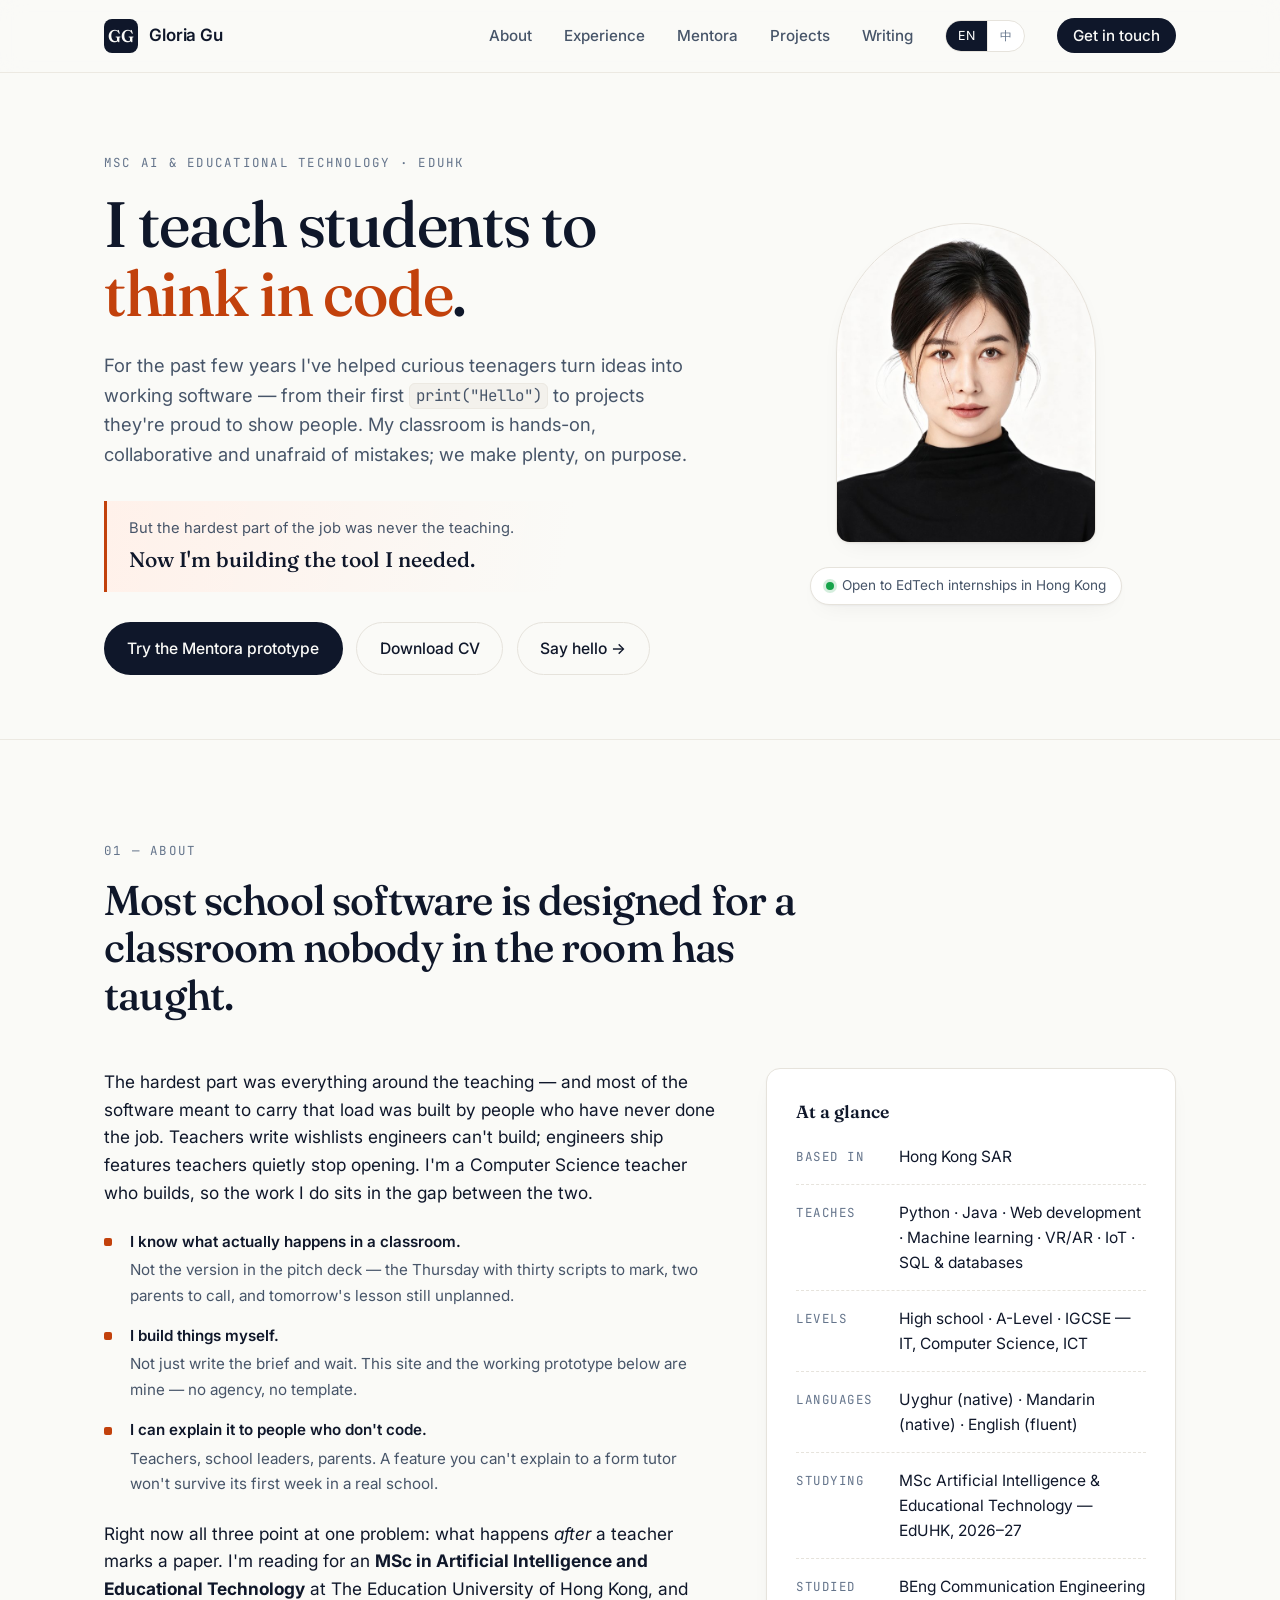
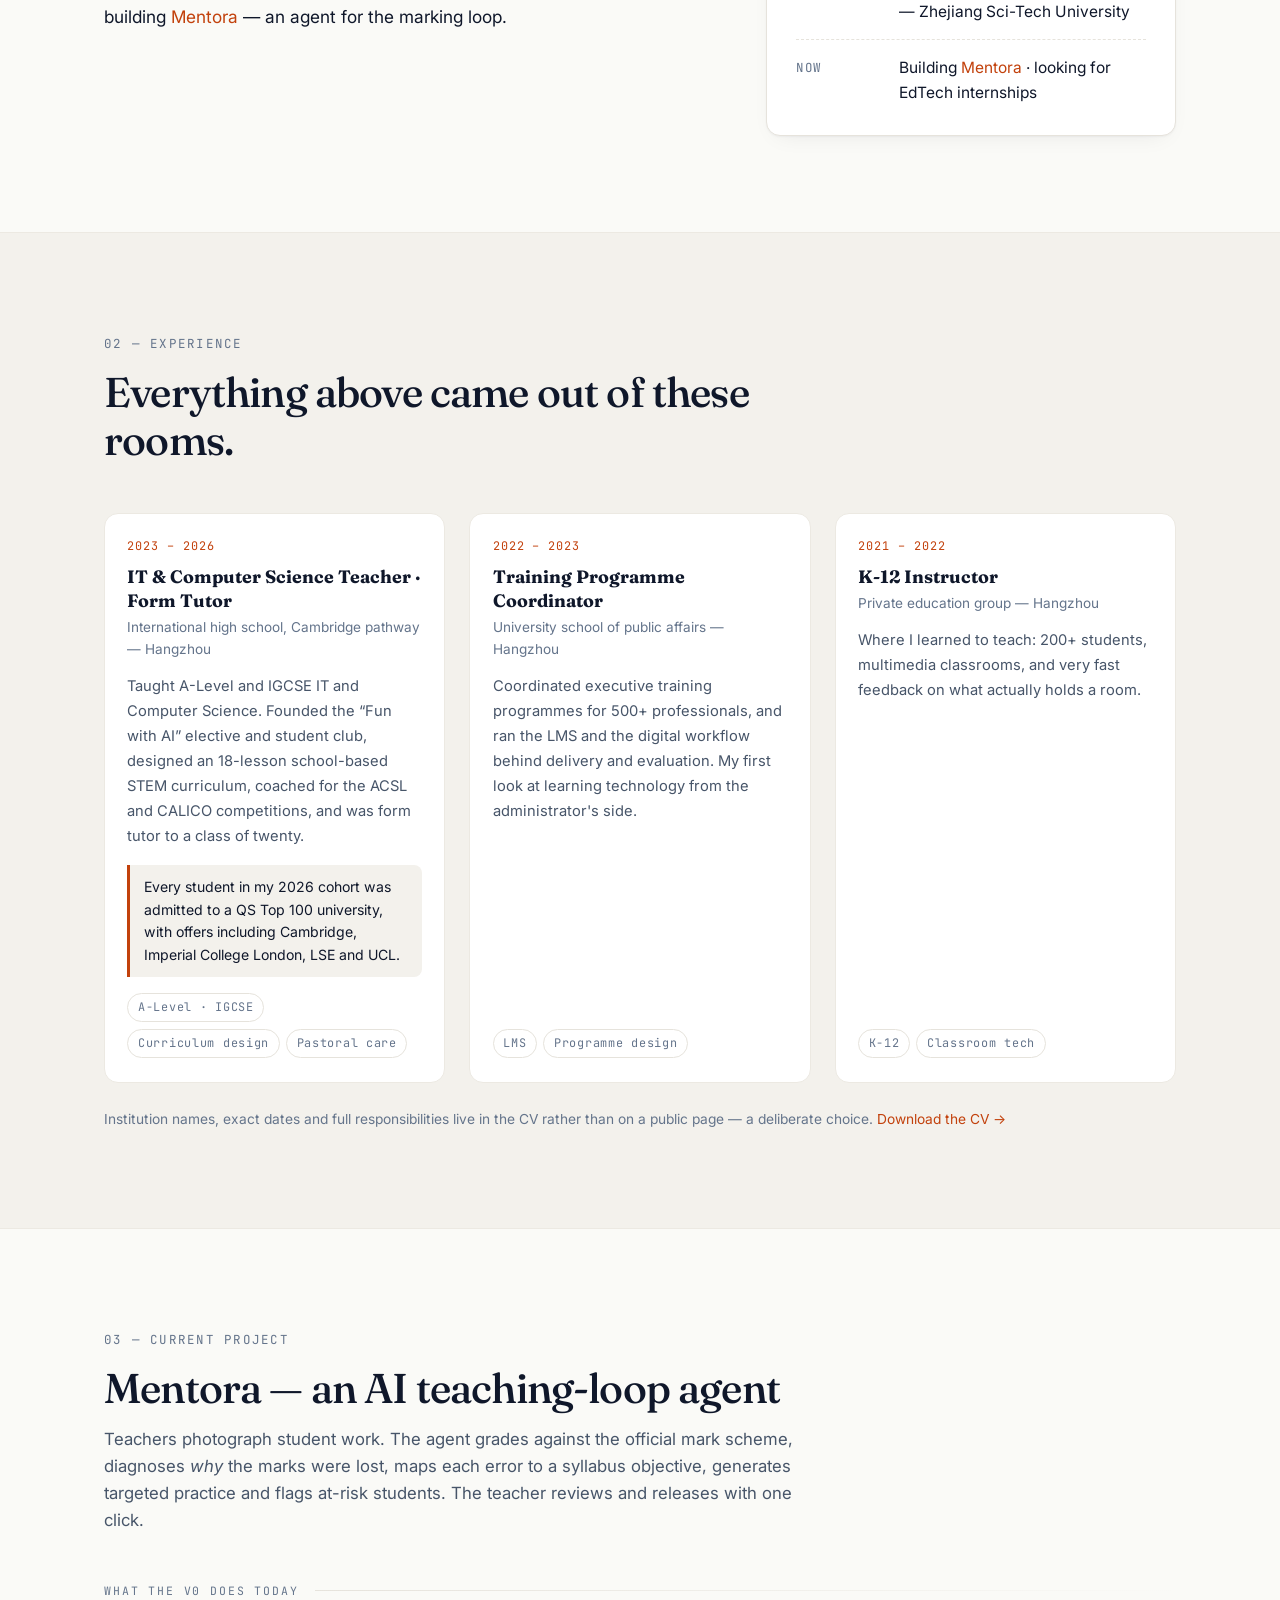
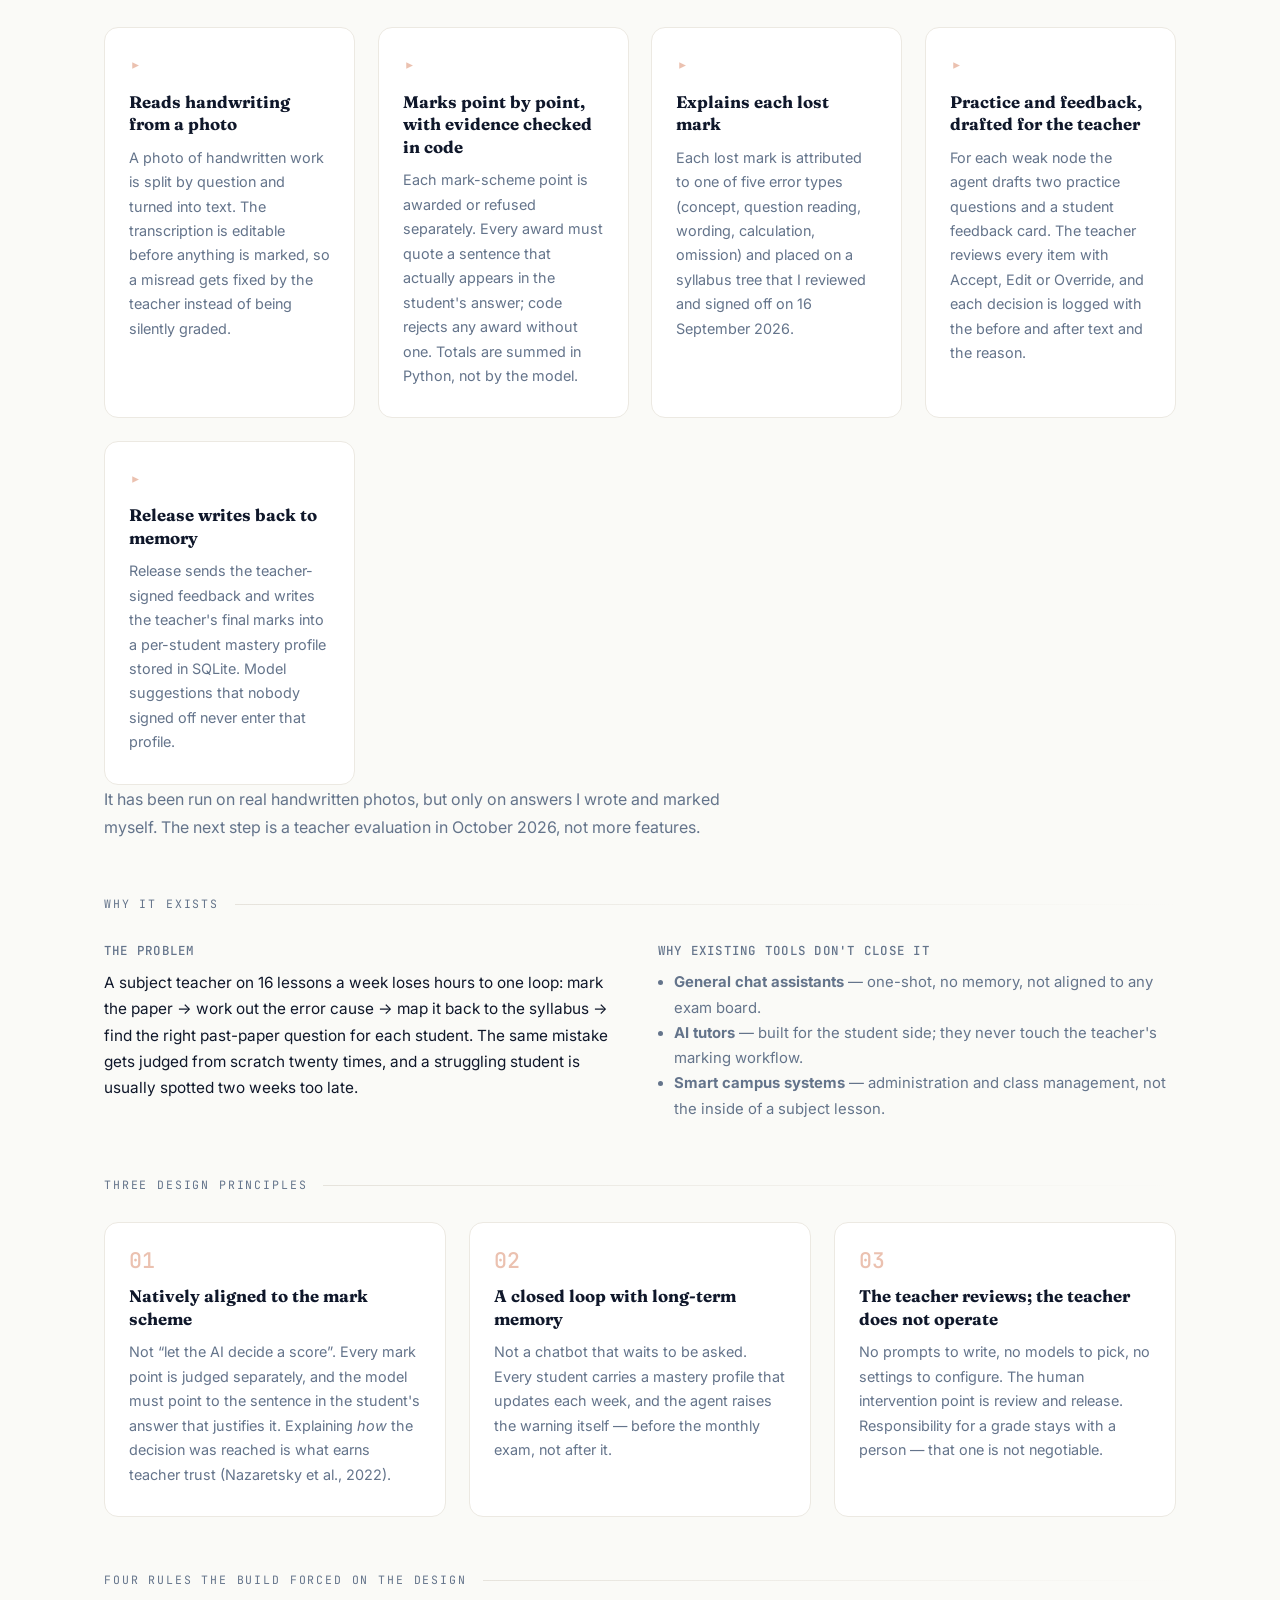
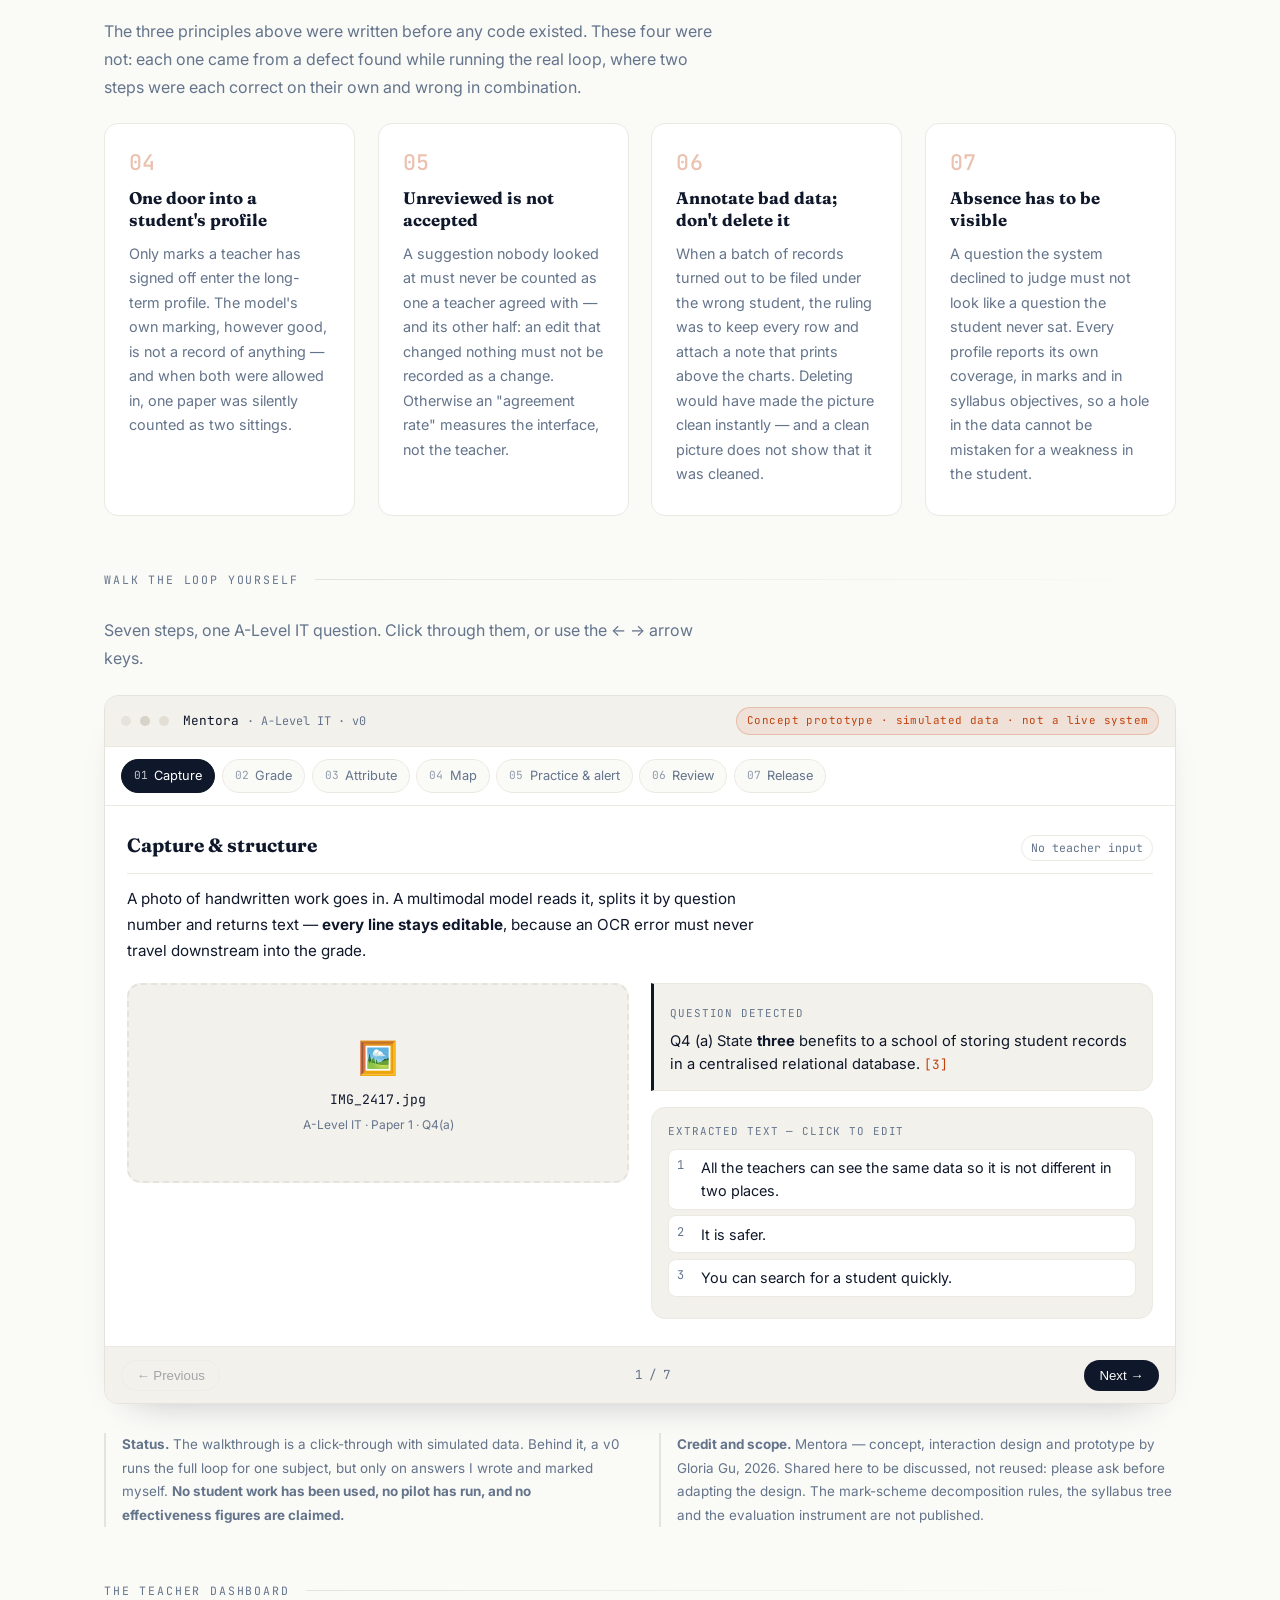
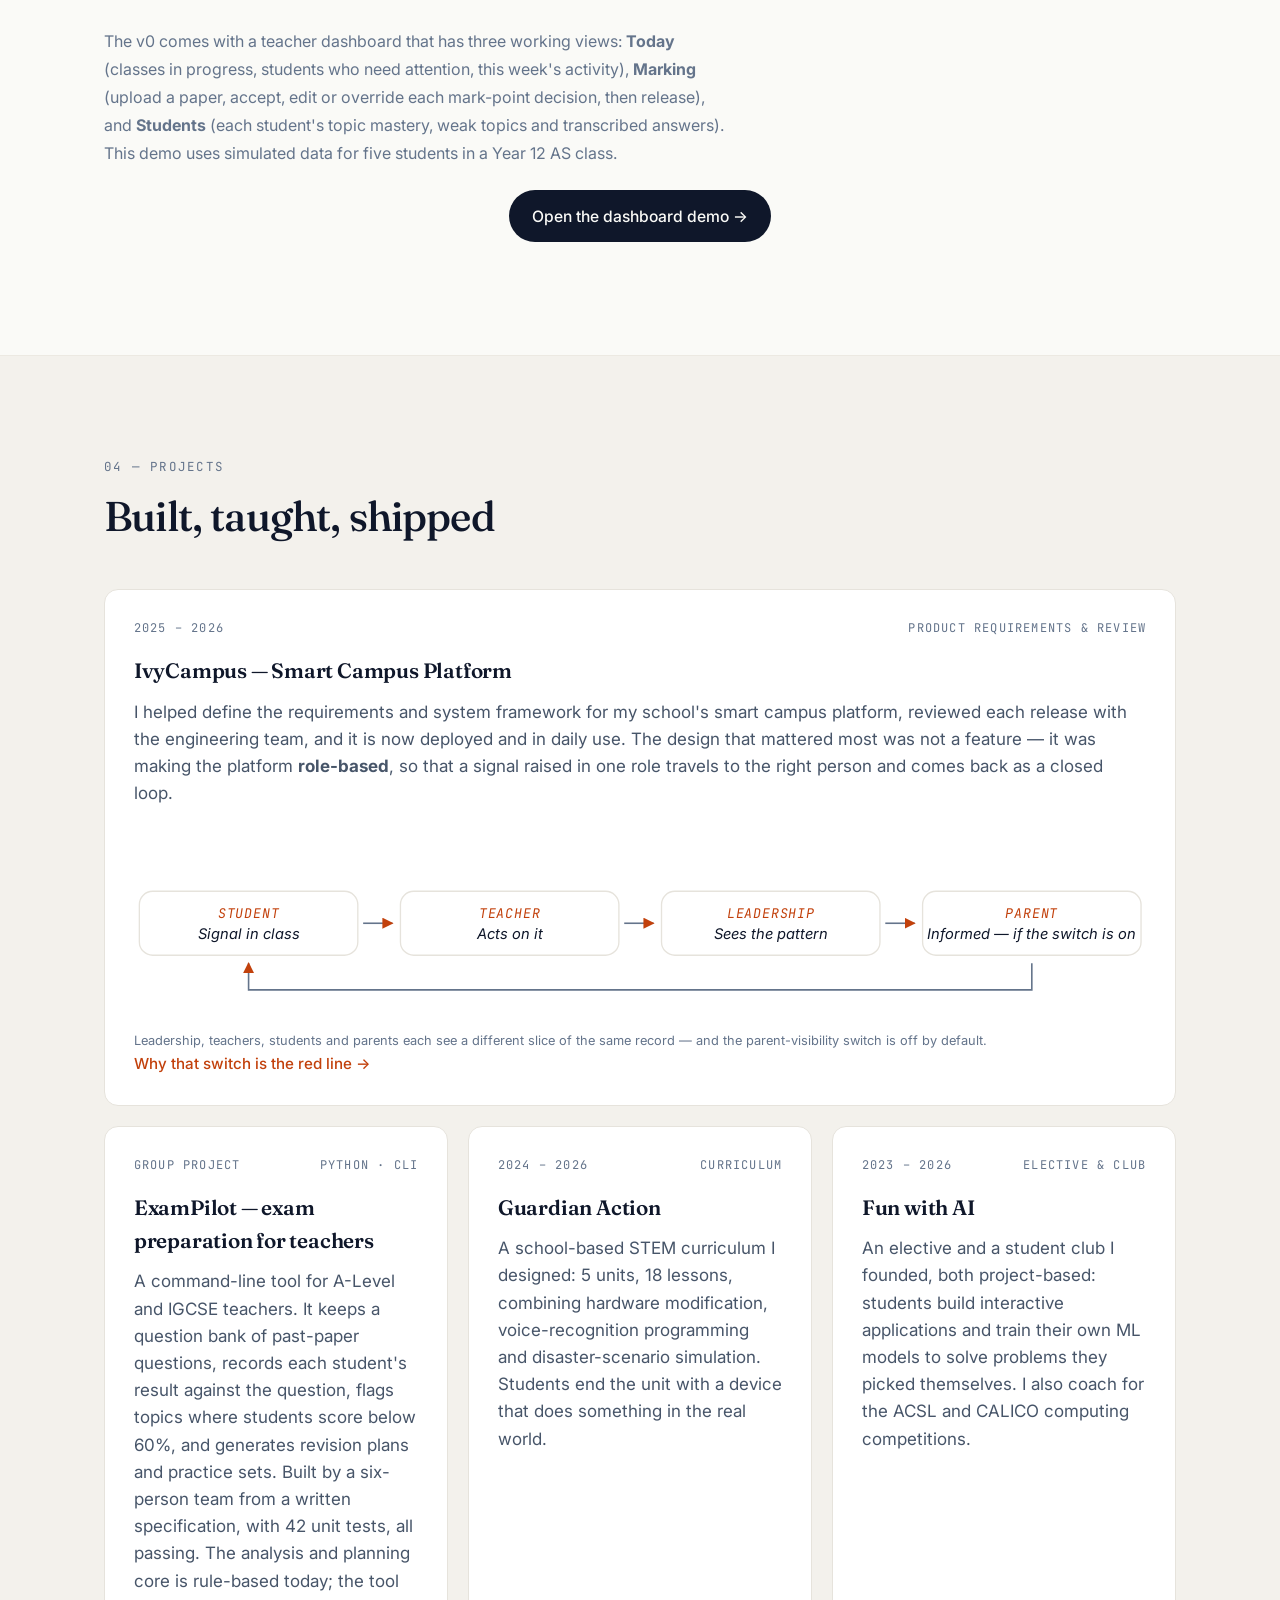
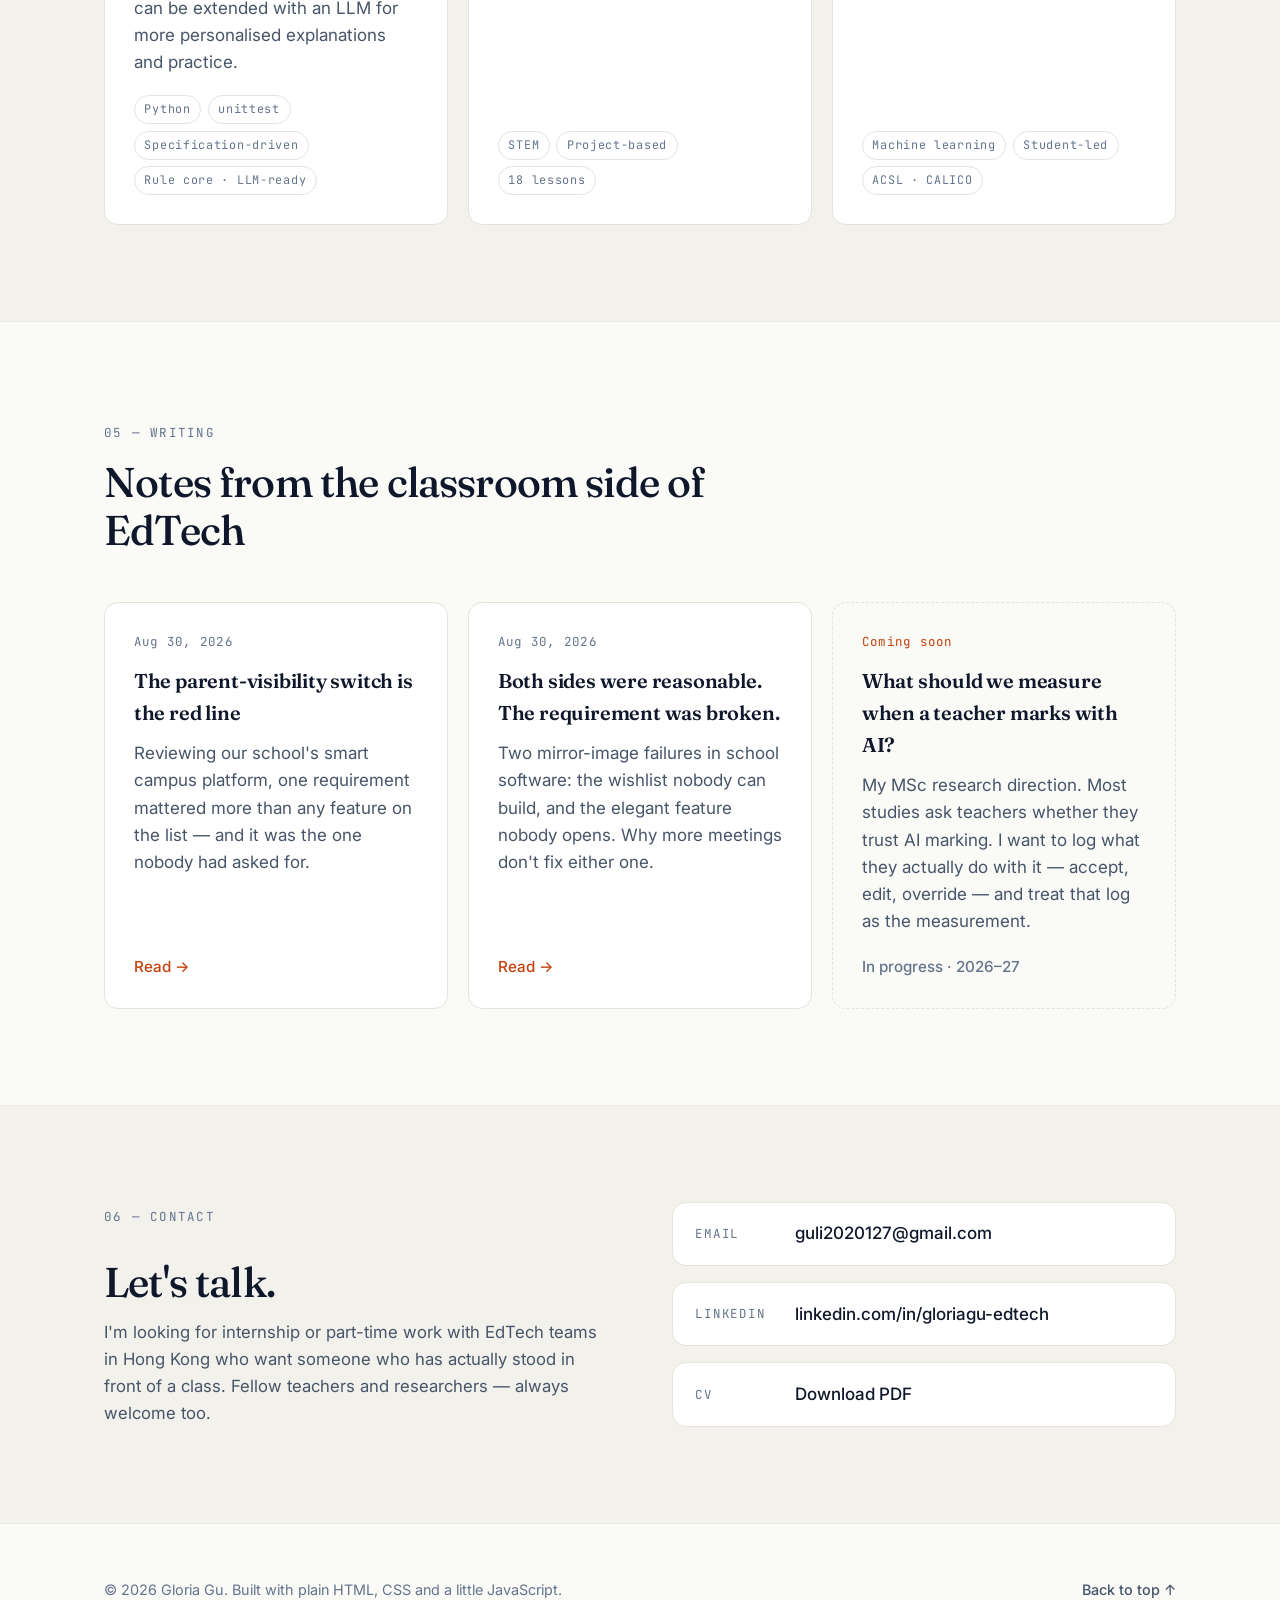
<file: index.html>
<!DOCTYPE html>
<html lang="en" data-lang="en">
<head>
  <meta charset="UTF-8" />
  <meta name="viewport" content="width=device-width, initial-scale=1.0" />
  <title>Gloria Gu — AI &amp; Educational Technology · Computer Science Educator</title>
  <meta name="description" content="Gloria Gu — A-Level and IGCSE Computer Science / IT teacher, now MSc student in AI and Educational Technology at The Education University of Hong Kong. Building Mentora, an AI teaching-loop agent for international-curriculum teachers." />

  <!-- Link preview (LinkedIn, WhatsApp, WeChat, Twitter).
       These URLs must stay absolute — LinkedIn ignores relative og:image paths.
       If the site ever moves to a new domain, update them here and in blog/*.html. -->
  <meta property="og:type" content="website" />
  <meta property="og:site_name" content="Gloria Gu" />
  <meta property="og:title" content="Gloria Gu — I teach students to think in code." />
  <meta property="og:description" content="A-Level and IGCSE Computer Science teacher, now MSc AI &amp; Educational Technology at EdUHK. Building Mentora, an AI teaching-loop agent — with an interactive prototype you can click through." />
  <meta property="og:url" content="https://guli127.github.io/" />
  <meta property="og:image" content="https://guli127.github.io/assets/og-card.jpg" />
  <meta property="og:image:width" content="1200" />
  <meta property="og:image:height" content="630" />
  <meta property="og:image:alt" content="Gloria Gu — I teach students to think in code. Now I'm building the tool I needed." />
  <meta name="twitter:card" content="summary_large_image" />

  <link rel="preconnect" href="https://fonts.googleapis.com" />
  <link rel="preconnect" href="https://fonts.gstatic.com" crossorigin />
  <link href="https://fonts.googleapis.com/css2?family=Fraunces:opsz,wght@9..144,400;9..144,500;9..144,600;9..144,700&family=Inter:wght@400;500;600;700&family=JetBrains+Mono:wght@400;500&display=swap" rel="stylesheet" />

  <link rel="stylesheet" href="styles.css" />
  <link rel="icon" href="data:image/svg+xml,%3Csvg xmlns='http://www.w3.org/2000/svg' viewBox='0 0 100 100'%3E%3Ctext y='.9em' font-size='90'%3E%F0%9F%92%BB%3C/text%3E%3C/svg%3E" />
</head>
<body>

  <header class="site-header" id="top">
    <nav class="nav container">
      <a href="#top" class="brand">
        <span class="brand-mark">GG</span>
        <span class="brand-name">Gloria Gu</span>
      </a>
      <button class="nav-toggle" aria-label="Toggle navigation" aria-expanded="false">
        <span></span><span></span><span></span>
      </button>
      <ul class="nav-links">
        <li><a href="#about"><span class="i18n en">About</span><span class="i18n zh">关于</span></a></li>
        <li><a href="#experience"><span class="i18n en">Experience</span><span class="i18n zh">经历</span></a></li>
        <li><a href="#mentora">Mentora</a></li>
        <li><a href="#projects"><span class="i18n en">Projects</span><span class="i18n zh">项目</span></a></li>
        <li><a href="#writing"><span class="i18n en">Writing</span><span class="i18n zh">写作</span></a></li>
        <li>
          <div class="lang-switch" role="group" aria-label="Language / 语言">
            <button type="button" data-set-lang="en" class="lang-btn is-active">EN</button>
            <button type="button" data-set-lang="zh" class="lang-btn">中</button>
          </div>
        </li>
        <li><a href="#contact" class="nav-cta"><span class="i18n en">Get in touch</span><span class="i18n zh">联系我</span></a></li>
      </ul>
    </nav>
  </header>

  <main>

    <!-- HERO -->
    <section class="hero">
      <div class="container hero-grid">
        <div class="hero-text">
          <p class="eyebrow">
            <span class="i18n en">MSc AI &amp; Educational Technology · EdUHK</span>
            <span class="i18n zh">香港教育大学 · 人工智能与教育科技硕士在读</span>
          </p>
          <h1>
            <span class="i18n en">I teach students to <span class="accent">think in code</span>.</span>
            <span class="i18n zh">我教学生<span class="accent">用代码思考</span>。</span>
          </h1>
          <p class="lede">
            <span class="i18n en">For the past few years I've helped curious teenagers turn ideas into working software — from their first <code>print("Hello")</code> to projects they're proud to show people. My classroom is hands-on, collaborative and unafraid of mistakes; we make plenty, on purpose.</span>
            <span class="i18n zh">这几年，我带着一群好奇的中学生，把想法变成真的能跑起来的东西——从第一行 <code>print("Hello")</code>，到他们愿意拿给别人看的作品。我的课要动手、要合作，也不怕出错：我们出很多错，而且是故意的。</span>
          </p>
          <div class="hero-turn">
            <p class="ht-setup">
              <span class="i18n en">But the hardest part of the job was never the teaching.</span>
              <span class="i18n zh">但这份工作最难的部分，从来不是「教」。</span>
            </p>
            <p class="ht-line">
              <span class="i18n en">Now I'm building the tool I needed.</span>
              <span class="i18n zh">现在，我在做当年最想要的那个工具。</span>
            </p>
          </div>
          <div class="hero-actions">
            <a href="#mentora" class="btn btn-primary">
              <span class="i18n en">Try the Mentora prototype</span>
              <span class="i18n zh">试用 Mentora 原型</span>
            </a>
            <a href="assets/Gloria-Gu-CV.pdf" class="btn btn-ghost" download>
              <span class="i18n en">Download CV</span>
              <span class="i18n zh">下载简历</span>
            </a>
            <a href="#contact" class="btn btn-ghost">
              <span class="i18n en">Say hello →</span>
              <span class="i18n zh">联系我 →</span>
            </a>
          </div>
        </div>

        <div class="hero-portrait">
          <div class="portrait-frame">
            <img src="assets/portrait.jpg" alt="Gloria Gu" width="627" height="900" />
          </div>
          <div class="portrait-badge">
            <span class="dot"></span>
            <span class="i18n en">Open to EdTech internships in Hong Kong</span>
            <span class="i18n zh">在港寻找 EdTech 实习机会</span>
          </div>
        </div>
      </div>
    </section>

    <!-- ABOUT -->
    <section class="section" id="about">
      <div class="container">
        <div class="section-head">
          <span class="section-tag">01 — <span class="i18n en">About</span><span class="i18n zh">关于</span></span>
          <h2>
            <span class="i18n en">Most school software is designed for a classroom nobody in the room has taught.</span>
            <span class="i18n zh">大多数校园软件，是为一间没有人真正教过的教室设计的。</span>
          </h2>
        </div>

        <div class="about-grid">
          <div class="about-body">
            <p>
              <span class="i18n en">The hardest part was everything around the teaching — and most of the software meant to carry that load was built by people who have never done the job. Teachers write wishlists engineers can't build; engineers ship features teachers quietly stop opening. I'm a Computer Science teacher who builds, so the work I do sits in the gap between the two.</span>
              <span class="i18n zh">最难的是「教」之外的那些事——而本该分担这些事的软件，大多出自没做过这份工作的人之手。老师提的需求工程师做不出来，工程师做出来的功能老师慢慢就不点了。我是一个会自己动手做东西的计算机老师，我做的事，就在这道缝里。</span>
            </p>

            <ul class="strengths">
              <li>
                <strong><span class="i18n en">I know what actually happens in a classroom.</span><span class="i18n zh">我知道教室里真正发生的是什么。</span></strong>
                <span class="i18n en">Not the version in the pitch deck — the Thursday with thirty scripts to mark, two parents to call, and tomorrow's lesson still unplanned.</span>
                <span class="i18n zh">不是宣讲稿里的那个版本，而是这样的周四：三十份卷子没批，两个家长电话没打，明天的课还没备。</span>
              </li>
              <li>
                <strong><span class="i18n en">I build things myself.</span><span class="i18n zh">东西我自己动手做。</span></strong>
                <span class="i18n en">Not just write the brief and wait. This site and the working prototype below are mine — no agency, no template.</span>
                <span class="i18n zh">不只是写完需求等着别人交付。这个网站，还有下面那个能点的原型，都是我自己做的——没有外包，也没有套模板。</span>
              </li>
              <li>
                <strong><span class="i18n en">I can explain it to people who don't code.</span><span class="i18n zh">我能把它讲给不写代码的人听。</span></strong>
                <span class="i18n en">Teachers, school leaders, parents. A feature you can't explain to a form tutor won't survive its first week in a real school.</span>
                <span class="i18n zh">老师、管理层、家长。一个没法跟班主任讲清楚的功能，在真实学校里活不过第一周。</span>
              </li>
            </ul>

            <p>
              <span class="i18n en">Right now all three point at one problem: what happens <em>after</em> a teacher marks a paper. I'm reading for an <strong>MSc in Artificial Intelligence and Educational Technology</strong> at The Education University of Hong Kong, and building <a href="#mentora">Mentora</a> — an agent for the marking loop.</span>
              <span class="i18n zh">现在，这三件事都指向同一个问题：老师批完一份卷子<em>之后</em>，会发生什么。我在香港教育大学读<strong>人工智能与教育科技理学硕士</strong>，同时在做 <a href="#mentora">Mentora</a>——一个面向批改闭环的 Agent。</span>
            </p>
          </div>

          <aside class="about-aside">
            <h3><span class="i18n en">At a glance</span><span class="i18n zh">一览</span></h3>
            <dl class="facts">
              <div>
                <dt><span class="i18n en">Based in</span><span class="i18n zh">所在地</span></dt>
                <dd><span class="i18n en">Hong Kong SAR</span><span class="i18n zh">中国香港特别行政区</span></dd>
              </div>
              <div>
                <dt><span class="i18n en">Teaches</span><span class="i18n zh">教授</span></dt>
                <dd><span class="i18n en">Python · Java · Web development · Machine learning · VR/AR · IoT · SQL &amp; databases</span><span class="i18n zh">Python · Java · 网页开发 · 机器学习 · VR/AR · 物联网 · SQL 与数据库</span></dd>
              </div>
              <div>
                <dt><span class="i18n en">Levels</span><span class="i18n zh">学段</span></dt>
                <dd><span class="i18n en">High school · A-Level · IGCSE — IT, Computer Science, ICT</span><span class="i18n zh">高中 · A-Level · IGCSE —— IT、计算机科学、ICT</span></dd>
              </div>
              <div>
                <dt><span class="i18n en">Languages</span><span class="i18n zh">语言</span></dt>
                <dd><span class="i18n en">Uyghur (native) · Mandarin (native) · English (fluent)</span><span class="i18n zh">维吾尔语（母语）· 普通话（母语）· 英语（流利）</span></dd>
              </div>
              <div>
                <dt><span class="i18n en">Studying</span><span class="i18n zh">在读</span></dt>
                <dd><span class="i18n en">MSc Artificial Intelligence &amp; Educational Technology — EdUHK, 2026–27</span><span class="i18n zh">人工智能与教育科技理学硕士 —— 香港教育大学，2026–27</span></dd>
              </div>
              <div>
                <dt><span class="i18n en">Studied</span><span class="i18n zh">本科</span></dt>
                <dd><span class="i18n en">BEng Communication Engineering — Zhejiang Sci-Tech University</span><span class="i18n zh">通信工程学士 —— 浙江理工大学</span></dd>
              </div>
              <div>
                <dt><span class="i18n en">Now</span><span class="i18n zh">在做</span></dt>
                <dd><span class="i18n en">Building <a href="#mentora">Mentora</a> · looking for EdTech internships</span><span class="i18n zh">在做 <a href="#mentora">Mentora</a> · 寻找 EdTech 实习</span></dd>
              </div>
            </dl>
          </aside>
        </div>
      </div>
    </section>

    <!-- EXPERIENCE -->
    <section class="section section-alt" id="experience">
      <div class="container">
        <div class="section-head">
          <span class="section-tag">02 — <span class="i18n en">Experience</span><span class="i18n zh">经历</span></span>
          <h2>
            <span class="i18n en">Everything above came out of these rooms.</span>
            <span class="i18n zh">上面那些判断，都是从这些地方长出来的。</span>
          </h2>
        </div>

        <div class="exp-cards">

          <article class="exp-card">
            <div class="exp-years">2023 – 2026</div>
            <h3>
              <span class="i18n en">IT &amp; Computer Science Teacher · Form Tutor</span>
              <span class="i18n zh">IT 与计算机科学教师 · 班主任</span>
            </h3>
            <div class="exp-org">
              <span class="i18n en">International high school, Cambridge pathway — Hangzhou</span>
              <span class="i18n zh">国际高中（剑桥体系）—— 杭州</span>
            </div>
            <p>
              <span class="i18n en">Taught A-Level and IGCSE IT and Computer Science. Founded the “Fun with AI” elective and student club, designed an 18-lesson school-based STEM curriculum, coached for the ACSL and CALICO competitions, and was form tutor to a class of twenty.</span>
              <span class="i18n zh">讲授 A-Level 与 IGCSE 的 IT 和计算机科学。创办「Fun with AI」选修课与学生社团，设计 18 课时校本 STEM 课程，带队参加 ACSL 与 CALICO 竞赛，并担任一个二十人班级的班主任。</span>
            </p>
            <div class="exp-highlight">
              <span class="i18n en">Every student in my 2026 cohort was admitted to a QS Top 100 university, with offers including Cambridge, Imperial College London, LSE and UCL.</span>
              <span class="i18n zh">我带的 2026 届学生全部获得 QS 前 100 大学录取，其中包括剑桥大学、帝国理工学院、伦敦政治经济学院与伦敦大学学院。</span>
            </div>
            <ul class="tags">
              <li>A-Level · IGCSE</li>
              <li><span class="i18n en">Curriculum design</span><span class="i18n zh">课程设计</span></li>
              <li><span class="i18n en">Pastoral care</span><span class="i18n zh">班级管理</span></li>
            </ul>
          </article>

          <article class="exp-card">
            <div class="exp-years">2022 – 2023</div>
            <h3>
              <span class="i18n en">Training Programme Coordinator</span>
              <span class="i18n zh">培训项目协调人</span>
            </h3>
            <div class="exp-org">
              <span class="i18n en">University school of public affairs — Hangzhou</span>
              <span class="i18n zh">某高校公共管理学院 —— 杭州</span>
            </div>
            <p>
              <span class="i18n en">Coordinated executive training programmes for 500+ professionals, and ran the LMS and the digital workflow behind delivery and evaluation. My first look at learning technology from the administrator's side.</span>
              <span class="i18n zh">协调面向 500+ 名专业人士的高级研修项目，负责学习管理系统，以及实施与评估的数字化流程。这是我第一次从管理者的角度看学习技术。</span>
            </p>
            <ul class="tags">
              <li>LMS</li>
              <li><span class="i18n en">Programme design</span><span class="i18n zh">项目设计</span></li>
            </ul>
          </article>

          <article class="exp-card">
            <div class="exp-years">2021 – 2022</div>
            <h3>
              <span class="i18n en">K-12 Instructor</span>
              <span class="i18n zh">K-12 教师</span>
            </h3>
            <div class="exp-org">
              <span class="i18n en">Private education group — Hangzhou</span>
              <span class="i18n zh">教育培训机构 —— 杭州</span>
            </div>
            <p>
              <span class="i18n en">Where I learned to teach: 200+ students, multimedia classrooms, and very fast feedback on what actually holds a room.</span>
              <span class="i18n zh">我学会教书的地方：200+ 名学生、多媒体课堂，以及最快的反馈——到底什么才真的抓得住一间教室。</span>
            </p>
            <ul class="tags">
              <li>K-12</li>
              <li><span class="i18n en">Classroom tech</span><span class="i18n zh">课堂技术</span></li>
            </ul>
          </article>

        </div>

        <p class="exp-note">
          <span class="i18n en">Institution names, exact dates and full responsibilities live in the CV rather than on a public page — a deliberate choice. <a href="assets/Gloria-Gu-CV.pdf" download>Download the CV →</a></span>
          <span class="i18n zh">具体单位名称、精确起止时间与完整职责写在简历里，而不放在公开页面上。<a href="assets/Gloria-Gu-CV.pdf" download>下载简历 →</a></span>
        </p>
      </div>
    </section>

    <!-- MENTORA -->
    <section class="section" id="mentora">
      <div class="container">
        <div class="section-head">
          <span class="section-tag">03 — <span class="i18n en">Current project</span><span class="i18n zh">在做的项目</span></span>
          <h2>Mentora — <span class="i18n en">an AI teaching-loop agent</span><span class="i18n zh">一个 AI 教学闭环 Agent</span></h2>
          <p class="section-sub">
            <span class="i18n en">Teachers photograph student work. The agent grades against the official mark scheme, diagnoses <em>why</em> the marks were lost, maps each error to a syllabus objective, generates targeted practice and flags at-risk students. The teacher reviews and releases with one click.</span>
            <span class="i18n zh">老师拍照上传作业，Agent 按官方 mark scheme 逐点批改、判断<em>为什么</em>失分、把每个错误挂到大纲知识点上、生成针对性练习并预警掉队学生。老师只在最后审核，一键下发。</span>
          </p>
        </div>

        <!-- What runs today -->
        <div class="sub-divider">
          <span class="i18n en">What the v0 does today</span><span class="i18n zh">v0 现在能做什么</span>
        </div>
        <div class="principles">
          <article class="principle">
            <span class="p-num">▸</span>
            <h4><span class="i18n en">Reads handwriting from a photo</span><span class="i18n zh">从照片读取手写作答</span></h4>
            <p>
              <span class="i18n en">A photo of handwritten work is split by question and turned into text. The transcription is editable before anything is marked, so a misread gets fixed by the teacher instead of being silently graded.</span>
              <span class="i18n zh">手写作业照片按题号切分并转成文本。批改前转写结果可以编辑，识别错误由老师改正，而不是被悄悄打分。</span>
            </p>
          </article>
          <article class="principle">
            <span class="p-num">▸</span>
            <h4><span class="i18n en">Marks point by point, with evidence checked in code</span><span class="i18n zh">逐点批改，证据由代码校验</span></h4>
            <p>
              <span class="i18n en">Each mark-scheme point is awarded or refused separately. Every award must quote a sentence that actually appears in the student's answer; code rejects any award without one. Totals are summed in Python, not by the model.</span>
              <span class="i18n zh">每个评分点单独判定得分与否。每一个得分都必须引用学生答案中真实存在的原句，代码会拒绝没有依据的得分。总分由 Python 计算，不交给模型。</span>
            </p>
          </article>
          <article class="principle">
            <span class="p-num">▸</span>
            <h4><span class="i18n en">Explains each lost mark</span><span class="i18n zh">解释每一处失分</span></h4>
            <p>
              <span class="i18n en">Each lost mark is attributed to one of five error types (concept, question reading, wording, calculation, omission) and placed on a syllabus tree that I reviewed and signed off on 16 September 2026.</span>
              <span class="i18n zh">每处失分归入五类错因之一（概念不清、审题、表述、计算、遗漏），并挂到我于 2026 年 9 月 16 日审定签字的知识点树上。</span>
            </p>
          </article>
          <article class="principle">
            <span class="p-num">▸</span>
            <h4><span class="i18n en">Practice and feedback, drafted for the teacher</span><span class="i18n zh">练习与反馈，由老师定稿</span></h4>
            <p>
              <span class="i18n en">For each weak node the agent drafts two practice questions and a student feedback card. The teacher reviews every item with Accept, Edit or Override, and each decision is logged with the before and after text and the reason.</span>
              <span class="i18n zh">针对每个薄弱知识点，Agent 起草两道练习题和一张学生反馈卡。老师对每一条用「采纳 / 修改 / 否决」审核，每个决定都记录改前改后的内容和理由。</span>
            </p>
          </article>
          <article class="principle">
            <span class="p-num">▸</span>
            <h4><span class="i18n en">Release writes back to memory</span><span class="i18n zh">下发后写回长期记忆</span></h4>
            <p>
              <span class="i18n en">Release sends the teacher-signed feedback and writes the teacher's final marks into a per-student mastery profile stored in SQLite. Model suggestions that nobody signed off never enter that profile.</span>
              <span class="i18n zh">下发时发出老师定稿的反馈，并把老师签定的分数写入每位学生的 SQLite 掌握画像。没有经过老师确认的模型建议，不会进入画像。</span>
            </p>
          </article>
        </div>
        <div class="proto-lead">
          <p>
            <span class="i18n en">It has been run on real handwritten photos, but only on answers I wrote and marked myself. The next step is a teacher evaluation in October 2026, not more features.</span>
            <span class="i18n zh">它已经用真实的手写作业照片跑过，但只用了我自己写、自己批的答案。下一步是 2026 年 10 月的教师评估，而不是再加功能。</span>
          </p>
        </div>

        <!-- Problem → why existing tools don't fit -->
        <div class="sub-divider">
          <span class="i18n en">Why it exists</span><span class="i18n zh">为什么做它</span>
        </div>
        <div class="mentora-intro">
          <div class="mi-block">
            <h3><span class="i18n en">The problem</span><span class="i18n zh">问题</span></h3>
            <p>
              <span class="i18n en">A subject teacher on 16 lessons a week loses hours to one loop: mark the paper → work out the error cause → map it back to the syllabus → find the right past-paper question for each student. The same mistake gets judged from scratch twenty times, and a struggling student is usually spotted two weeks too late.</span>
              <span class="i18n zh">一个每周 16 节课的学科老师，时间会被同一个循环反复吃掉：批改 → 分析错因 → 对回大纲 → 再给每个学生找一道合适的 past paper。同一个错误，在三十份作业里要重新判断二十次；而掉队的学生，通常要两周后才被发现。</span>
            </p>
          </div>
          <div class="mi-block">
            <h3><span class="i18n en">Why existing tools don't close it</span><span class="i18n zh">现有工具为什么补不上</span></h3>
            <ul class="mi-list">
              <li><span class="i18n en"><strong>General chat assistants</strong> — one-shot, no memory, not aligned to any exam board.</span><span class="i18n zh"><strong>通用聊天助手</strong>——单次对话、无记忆、不对齐任何考试局标准。</span></li>
              <li><span class="i18n en"><strong>AI tutors</strong> — built for the student side; they never touch the teacher's marking workflow.</span><span class="i18n zh"><strong>AI 学习助教</strong>——面向学生端，不进入教师的批改工作流。</span></li>
              <li><span class="i18n en"><strong>Smart campus systems</strong> — administration and class management, not the inside of a subject lesson.</span><span class="i18n zh"><strong>智慧校园系统</strong>——面向行政与班级管理，不进入学科教学内部。</span></li>
            </ul>
          </div>
        </div>

        <!-- Three design principles -->
        <div class="sub-divider">
          <span class="i18n en">Three design principles</span><span class="i18n zh">三条设计原则</span>
        </div>
        <div class="principles">
          <article class="principle">
            <span class="p-num">01</span>
            <h4><span class="i18n en">Natively aligned to the mark scheme</span><span class="i18n zh">Mark scheme 原生对齐</span></h4>
            <p>
              <span class="i18n en">Not “let the AI decide a score”. Every mark point is judged separately, and the model must point to the sentence in the student's answer that justifies it. Explaining <em>how</em> the decision was reached is what earns teacher trust (Nazaretsky et al., 2022).</span>
              <span class="i18n zh">不是「让 AI 看着办给个分」，而是逐个评分点判定，并且必须指出依据来自学生答案的哪一句。解释「AI 是怎么判的」正是提升教师信任的关键（Nazaretsky et al., 2022）。</span>
            </p>
          </article>
          <article class="principle">
            <span class="p-num">02</span>
            <h4><span class="i18n en">A closed loop with long-term memory</span><span class="i18n zh">闭环 + 长期记忆</span></h4>
            <p>
              <span class="i18n en">Not a chatbot that waits to be asked. Every student carries a mastery profile that updates each week, and the agent raises the warning itself — before the monthly exam, not after it.</span>
              <span class="i18n zh">不是等人提问的聊天机器人。每个学生有随周更新的知识点掌握画像，Agent 主动发起预警——在月考之前，而不是之后。</span>
            </p>
          </article>
          <article class="principle">
            <span class="p-num">03</span>
            <h4><span class="i18n en">The teacher reviews; the teacher does not operate</span><span class="i18n zh">教师只审核，不操作</span></h4>
            <p>
              <span class="i18n en">No prompts to write, no models to pick, no settings to configure. The human intervention point is review and release. Responsibility for a grade stays with a person — that one is not negotiable.</span>
              <span class="i18n zh">不用写提示词、不用选模型、不用配置参数。人的介入点在审核与下发。分数与评价的最终责任必须在人——这条不可让步。</span>
            </p>
          </article>
        </div>

        <!-- Rules that only appeared once it was built -->
        <div class="sub-divider">
          <span class="i18n en">Four rules the build forced on the design</span><span class="i18n zh">建起来之后才逼出来的四条规矩</span>
        </div>
        <div class="proto-lead">
          <p>
            <span class="i18n en">The three principles above were written before any code existed. These four were not: each one came from a defect found while running the real loop, where two steps were each correct on their own and wrong in combination.</span>
            <span class="i18n zh">上面三条原则是写在代码之前的。下面这四条不是——每一条都来自真跑时撞到的一个缺陷，而它们的形状是同一个：<strong>两步各自自洽，合起来是错的</strong>。</span>
          </p>
        </div>
        <div class="principles">
          <article class="principle">
            <span class="p-num">04</span>
            <h4><span class="i18n en">One door into a student's profile</span><span class="i18n zh">画像只有一道门</span></h4>
            <p>
              <span class="i18n en">Only marks a teacher has signed off enter the long-term profile. The model's own marking, however good, is not a record of anything — and when both were allowed in, one paper was silently counted as two sittings.</span>
              <span class="i18n zh">只有教师签过字的分能进长期画像。模型自己给的分再准也不构成记录——两者都放进去的时候，同一张卷子被静悄悄算成了两次作业。</span>
            </p>
          </article>
          <article class="principle">
            <span class="p-num">05</span>
            <h4><span class="i18n en">Unreviewed is not accepted</span><span class="i18n zh">未审 ≠ 采纳</span></h4>
            <p>
              <span class="i18n en">A suggestion nobody looked at must never be counted as one a teacher agreed with — and its other half: an edit that changed nothing must not be recorded as a change. Otherwise an "agreement rate" measures the interface, not the teacher.</span>
              <span class="i18n zh">没人看过的建议，绝不能算成教师同意过的建议；另一半是：一次什么都没改的"修改"，不能被记成改过。否则算出来的"采纳率"量的是界面，不是教师。</span>
            </p>
          </article>
          <article class="principle">
            <span class="p-num">06</span>
            <h4><span class="i18n en">Annotate bad data; don't delete it</span><span class="i18n zh">错数据只标注，不删除</span></h4>
            <p>
              <span class="i18n en">When a batch of records turned out to be filed under the wrong student, the ruling was to keep every row and attach a note that prints above the charts. Deleting would have made the picture clean instantly — and a clean picture does not show that it was cleaned.</span>
              <span class="i18n zh">当一批记录被发现挂错了学生，裁定是全部留下、加一条打印在图表<strong>上方</strong>的标注。删掉会让图立刻变干净——而干净的图看不出它被清洗过。</span>
            </p>
          </article>
          <article class="principle">
            <span class="p-num">07</span>
            <h4><span class="i18n en">Absence has to be visible</span><span class="i18n zh">缺席必须看得见</span></h4>
            <p>
              <span class="i18n en">A question the system declined to judge must not look like a question the student never sat. Every profile reports its own coverage, in marks and in syllabus objectives, so a hole in the data cannot be mistaken for a weakness in the student.</span>
              <span class="i18n zh">一道系统没敢判的题，不能和"学生根本没考过"长得一样。每张画像都要报出自己的覆盖率——按分，也按知识点——这样数据上的窟窿才不会被读成学生的薄弱点。</span>
            </p>
          </article>
        </div>

        <!-- ============ INTERACTIVE PROTOTYPE ============ -->
        <div class="sub-divider">
          <span class="i18n en">Walk the loop yourself</span><span class="i18n zh">自己走一遍这个闭环</span>
        </div>
        <div class="proto-lead">
          <p>
            <span class="i18n en">Seven steps, one A-Level IT question. Click through them, or use the ← → arrow keys.</span>
            <span class="i18n zh">七个步骤，一道 A-Level IT 题目。逐步点击，或用键盘 ← → 切换。</span>
          </p>
        </div>

        <div class="proto-frame" id="mentora-proto">
          <div class="proto-bar">
            <div class="proto-bar-left">
              <span class="proto-dot"></span><span class="proto-dot"></span><span class="proto-dot"></span>
              <span class="proto-title">Mentora <span class="proto-scope">· A-Level IT · v0</span></span>
            </div>
            <span class="proto-badge">
              <span class="i18n en">Concept prototype · simulated data · not a live system</span>
              <span class="i18n zh">概念原型 · 模拟数据 · 非运行系统</span>
            </span>
          </div>

          <div class="proto-steps" role="tablist" aria-label="Mentora workflow steps"></div>

          <div class="proto-panel" role="tabpanel" tabindex="0"></div>

          <div class="proto-foot">
            <button type="button" class="btn btn-ghost btn-sm" data-proto-prev>
              <span class="i18n en">← Previous</span><span class="i18n zh">← 上一步</span>
            </button>
            <span class="proto-progress" aria-live="polite"></span>
            <button type="button" class="btn btn-primary btn-sm" data-proto-next>
              <span class="i18n en">Next →</span><span class="i18n zh">下一步 →</span>
            </button>
          </div>

          <noscript>
            <div class="proto-fallback">
              <p><strong>This walkthrough needs JavaScript.</strong> The seven steps of the loop are:
              ① capture &amp; structure → ② mark-scheme grading → ③ error attribution → ④ syllabus mapping →
              ⑤ practice generation &amp; risk alert → ⑥ teacher review → ⑦ one-click release,
              with every result written back into the student's long-term mastery profile.</p>
            </div>
          </noscript>
        </div>

        <div class="proto-meta">
        <p class="proto-note">
          <span class="i18n en"><strong>Status.</strong> The walkthrough is a click-through with simulated data. Behind it, a v0 runs the full loop for one subject, but only on answers I wrote and marked myself. <strong>No student work has been used, no pilot has run, and no effectiveness figures are claimed.</strong></span>
          <span class="i18n zh"><strong>项目状态。</strong>走查是使用模拟数据的点击原型。背后的 v0 已能跑通单科完整闭环，但只用了我自己写、自己批的答案。<strong>尚未使用任何学生作业，未开展试点，也不声称任何效果数据。</strong></span>
        </p>

        <p class="proto-credit">
          <span class="i18n en"><strong>Credit and scope.</strong> Mentora — concept, interaction design and prototype by Gloria Gu, 2026. Shared here to be discussed, not reused: please ask before adapting the design. The mark-scheme decomposition rules, the syllabus tree and the evaluation instrument are not published.</span>
          <span class="i18n zh"><strong>署名与公开范围。</strong>Mentora 的概念、交互设计与原型均由 Gloria Gu 于 2026 年完成。此处公开是为了交流而非复用；如需借鉴，请先联系我。评分点拆解规则、知识点树与评估工具未对外公开。</span>
        </p>
        </div>

        <!-- Teacher dashboard -->
        <div class="sub-divider">
          <span class="i18n en">The teacher dashboard</span><span class="i18n zh">教师仪表盘</span>
        </div>
        <div class="proto-lead">
          <p>
            <span class="i18n en">The v0 comes with a teacher dashboard that has three working views: <strong>Today</strong> (classes in progress, students who need attention, this week's activity), <strong>Marking</strong> (upload a paper, accept, edit or override each mark-point decision, then release), and <strong>Students</strong> (each student's topic mastery, weak topics and transcribed answers). This demo uses simulated data for five students in a Year 12 AS class.</span>
            <span class="i18n zh">v0 配有一套教师仪表盘，包含三个可用视图：<strong>今日</strong>（进行中的批改、需要关注的学生、本周动态）、<strong>批改</strong>（上传试卷，对每个评分点逐条采纳、修改或否决，再下发）、<strong>学生</strong>（每位学生的知识点掌握度、薄弱点与转写文本）。本演示使用模拟数据，包含一个 Year 12 AS 班的五名学生。</span>
          </p>
        </div>
        <p style="text-align:center;margin-top:1rem;">
          <a href="mentora/index.html" class="btn btn-primary">
            <span class="i18n en">Open the dashboard demo →</span>
            <span class="i18n zh">打开仪表盘演示 →</span>
          </a>
        </p>
      </div>
    </section>

    <!-- PROJECTS -->
    <section class="section section-alt" id="projects">
      <div class="container">
        <div class="section-head">
          <span class="section-tag">04 — <span class="i18n en">Projects</span><span class="i18n zh">项目</span></span>
          <h2><span class="i18n en">Built, taught, shipped</span><span class="i18n zh">做过的东西</span></h2>
        </div>

        <div class="projects">

          <article class="project project-wide">
            <div class="project-meta">
              <span class="project-year">2025 – 2026</span>
              <span class="project-kind"><span class="i18n en">Product requirements &amp; review</span><span class="i18n zh">需求定义与评审</span></span>
            </div>
            <h3>IvyCampus — <span class="i18n en">Smart Campus Platform</span><span class="i18n zh">智慧校园平台</span></h3>
            <p>
              <span class="i18n en">I helped define the requirements and system framework for my school's smart campus platform, reviewed each release with the engineering team, and it is now deployed and in daily use. The design that mattered most was not a feature — it was making the platform <strong>role-based</strong>, so that a signal raised in one role travels to the right person and comes back as a closed loop.</span>
              <span class="i18n zh">我参与定义了所在学校智慧校园平台的需求与系统框架，与工程团队逐版本评审，目前已部署并投入日常使用。其中最关键的设计不是某个功能，而是把平台做成<strong>分角色</strong>的——某一个角色发出的信号，能走到该处理的人那里，并形成闭环回到起点。</span>
            </p>

            <figure class="role-loop">
              <svg viewBox="0 0 760 132" role="img" aria-labelledby="loop-title">
                <title id="loop-title">Four-role closed loop: classroom signal, teacher action, leadership visibility, parent conversation</title>
                <defs>
                  <marker id="arw" viewBox="0 0 10 10" refX="9" refY="5" markerWidth="7" markerHeight="7" orient="auto-start-reverse">
                    <path d="M 0 0 L 10 5 L 0 10 z" fill="#c2410c" />
                  </marker>
                </defs>
                <g class="rl-box">
                  <rect x="4"   y="34" width="164" height="48" rx="10" />
                  <rect x="200" y="34" width="164" height="48" rx="10" />
                  <rect x="396" y="34" width="164" height="48" rx="10" />
                  <rect x="592" y="34" width="164" height="48" rx="10" />
                </g>
                <g class="rl-label">
                  <text x="86"  y="54" text-anchor="middle" class="rl-role">STUDENT</text>
                  <text x="86"  y="70" text-anchor="middle" class="rl-what" data-en="Signal in class" data-zh="课堂端信号">Signal in class</text>
                  <text x="282" y="54" text-anchor="middle" class="rl-role">TEACHER</text>
                  <text x="282" y="70" text-anchor="middle" class="rl-what" data-en="Acts on it" data-zh="教师处理">Acts on it</text>
                  <text x="478" y="54" text-anchor="middle" class="rl-role">LEADERSHIP</text>
                  <text x="478" y="70" text-anchor="middle" class="rl-what" data-en="Sees the pattern" data-zh="管理层看见规律">Sees the pattern</text>
                  <text x="674" y="54" text-anchor="middle" class="rl-role">PARENT</text>
                  <text x="674" y="70" text-anchor="middle" class="rl-what" data-en="Informed — if the switch is on" data-zh="家长知情 — 若开关开启">Informed — if the switch is on</text>
                </g>
                <g class="rl-arrow" marker-end="url(#arw)">
                  <path d="M 172 58 L 194 58" />
                  <path d="M 368 58 L 390 58" />
                  <path d="M 564 58 L 586 58" />
                  <path d="M 674 88 L 674 108 L 86 108 L 86 88" />
                </g>
              </svg>
              <figcaption>
                <span class="i18n en">Leadership, teachers, students and parents each see a different slice of the same record — and the parent-visibility switch is off by default.</span>
                <span class="i18n zh">管理层、教师、学生、家长看到的是同一条记录的不同切片——而「家长可见」开关默认关闭。</span>
              </figcaption>
            </figure>

            <a href="blog/parent-visibility.html" class="project-link">
              <span class="i18n en">Why that switch is the red line →</span>
              <span class="i18n zh">为什么那个开关是红线 →</span>
            </a>
          </article>

          <article class="project">
            <div class="project-meta">
              <span class="project-year"><span class="i18n en">Group project</span><span class="i18n zh">小组项目</span></span>
              <span class="project-kind">Python · CLI</span>
            </div>
            <h3>ExamPilot — <span class="i18n en">exam preparation for teachers</span><span class="i18n zh">教师考前复习工具</span></h3>
            <p>
              <span class="i18n en">A command-line tool for A-Level and IGCSE teachers. It keeps a question bank of past-paper questions, records each student's result against the question, flags topics where students score below 60%, and generates revision plans and practice sets. Built by a six-person team from a written specification, with 42 unit tests, all passing. The analysis and planning core is rule-based today; the tool can be extended with an LLM for more personalised explanations and practice.</span>
              <span class="i18n zh">面向 A-Level 与 IGCSE 老师的命令行工具：维护真题题库，按题记录每位学生的成绩，标出得分率低于 60% 的知识点，并生成复习计划与练习套题。六人小组依据书面规格说明开发，附 42 个单元测试，全部通过。分析与规划的核心目前以规则实现；工具可以接入大模型，用于生成更个性化的讲解与练习。</span>
            </p>
            <ul class="tags">
              <li>Python</li>
              <li>unittest</li>
              <li><span class="i18n en">Specification-driven</span><span class="i18n zh">规格驱动</span></li>
              <li><span class="i18n en">Rule core · LLM-ready</span><span class="i18n zh">规则核心 · 可接大模型</span></li>
            </ul>
          </article>

          <article class="project">
            <div class="project-meta">
              <span class="project-year">2024 – 2026</span>
              <span class="project-kind"><span class="i18n en">Curriculum</span><span class="i18n zh">课程</span></span>
            </div>
            <h3><span class="i18n en">Guardian Action</span><span class="i18n zh">守护行动</span></h3>
            <p>
              <span class="i18n en">A school-based STEM curriculum I designed: 5 units, 18 lessons, combining hardware modification, voice-recognition programming and disaster-scenario simulation. Students end the unit with a device that does something in the real world.</span>
              <span class="i18n zh">我设计的校本 STEM 课程：5 个单元、18 课时，融合硬件改装、语音识别编程与灾害情景模拟。课程结束时，学生手里是一个能在真实世界里起作用的装置。</span>
            </p>
            <ul class="tags">
              <li>STEM</li>
              <li><span class="i18n en">Project-based</span><span class="i18n zh">项目式</span></li>
              <li><span class="i18n en">18 lessons</span><span class="i18n zh">18 课时</span></li>
            </ul>
          </article>

          <article class="project">
            <div class="project-meta">
              <span class="project-year">2023 – 2026</span>
              <span class="project-kind"><span class="i18n en">Elective &amp; club</span><span class="i18n zh">选修课与社团</span></span>
            </div>
            <h3>Fun with AI</h3>
            <p>
              <span class="i18n en">An elective and a student club I founded, both project-based: students build interactive applications and train their own ML models to solve problems they picked themselves. I also coach for the ACSL and CALICO computing competitions.</span>
              <span class="i18n zh">我创办的选修课与学生社团，都以项目为核心：学生搭建交互应用、训练自己的机器学习模型，解决他们自己选定的问题。同时带队参加 ACSL 与 CALICO 计算机竞赛。</span>
            </p>
            <ul class="tags">
              <li><span class="i18n en">Machine learning</span><span class="i18n zh">机器学习</span></li>
              <li><span class="i18n en">Student-led</span><span class="i18n zh">学生主导</span></li>
              <li>ACSL · CALICO</li>
            </ul>
          </article>

        </div>
      </div>
    </section>

    <!-- WRITING -->
    <section class="section" id="writing">
      <div class="container">
        <div class="section-head">
          <span class="section-tag">05 — <span class="i18n en">Writing</span><span class="i18n zh">写作</span></span>
          <h2><span class="i18n en">Notes from the classroom side of EdTech</span><span class="i18n zh">来自课堂那一侧的教育科技笔记</span></h2>
        </div>

        <div class="posts">
          <a class="post" href="blog/parent-visibility.html">
            <div class="post-date">Aug 30, 2026</div>
            <h3>
              <span class="i18n en">The parent-visibility switch is the red line</span>
              <span class="i18n zh">家长可见性开关，是那条红线</span>
            </h3>
            <p>
              <span class="i18n en">Reviewing our school's smart campus platform, one requirement mattered more than any feature on the list — and it was the one nobody had asked for.</span>
              <span class="i18n zh">评审学校智慧校园系统时，有一条需求比清单上任何功能都重要——而它恰恰是没有人提出来的那一条。</span>
            </p>
            <span class="post-read"><span class="i18n en">Read →</span><span class="i18n zh">阅读 →</span></span>
          </a>

          <a class="post" href="blog/teacher-who-codes.html">
            <div class="post-date">Aug 30, 2026</div>
            <h3>
              <span class="i18n en">Both sides were reasonable. The requirement was broken.</span>
              <span class="i18n zh">两边都没做错，坏掉的是那条需求</span>
            </h3>
            <p>
              <span class="i18n en">Two mirror-image failures in school software: the wishlist nobody can build, and the elegant feature nobody opens. Why more meetings don't fix either one.</span>
              <span class="i18n zh">校园软件的两种镜像式失败：没人能实现的愿望清单，和没人点开的优雅功能。以及，为什么多开会解决不了。</span>
            </p>
            <span class="post-read"><span class="i18n en">Read →</span><span class="i18n zh">阅读 →</span></span>
          </a>

          <article class="post is-soon">
            <div class="post-date"><span class="i18n en">Coming soon</span><span class="i18n zh">即将发布</span></div>
            <h3>
              <span class="i18n en">What should we measure when a teacher marks with AI?</span>
              <span class="i18n zh">当老师用 AI 批改，我们究竟该测量什么？</span>
            </h3>
            <p>
              <span class="i18n en">My MSc research direction. Most studies ask teachers whether they trust AI marking. I want to log what they actually do with it — accept, edit, override — and treat that log as the measurement.</span>
              <span class="i18n zh">我的硕士研究方向。多数研究问的是老师「信不信」AI 批改；我想记录他们实际怎么做——采纳、修改、推翻——并把这份日志本身当作测量。</span>
            </p>
            <span class="post-read is-muted"><span class="i18n en">In progress · 2026–27</span><span class="i18n zh">进行中 · 2026–27</span></span>
          </article>
        </div>
      </div>
    </section>

    <!-- CONTACT -->
    <section class="section section-alt" id="contact">
      <div class="container contact-grid">
        <div>
          <span class="section-tag">06 — <span class="i18n en">Contact</span><span class="i18n zh">联系</span></span>
          <h2><span class="i18n en">Let's talk.</span><span class="i18n zh">聊聊。</span></h2>
          <p class="section-sub">
            <span class="i18n en">I'm looking for internship or part-time work with EdTech teams in Hong Kong who want someone who has actually stood in front of a class. Fellow teachers and researchers — always welcome too.</span>
            <span class="i18n zh">我在寻找香港 EdTech 团队的实习或兼职机会——尤其是那些希望团队里有人真正站过讲台的团队。同行教师与研究者，也随时欢迎来聊。</span>
          </p>
        </div>

        <ul class="contact-list">
          <li>
            <span class="contact-label">Email</span>
            <a href="mailto:guli2020127@gmail.com">guli2020127@gmail.com</a>
          </li>
          <li>
            <span class="contact-label">LinkedIn</span>
            <a href="https://www.linkedin.com/in/gloriagu-edtech" rel="noopener" target="_blank">linkedin.com/in/gloriagu-edtech</a>
          </li>
          <li>
            <span class="contact-label">CV</span>
            <a href="assets/Gloria-Gu-CV.pdf" download><span class="i18n en">Download PDF</span><span class="i18n zh">下载 PDF</span></a>
          </li>
        </ul>
      </div>
    </section>

  </main>

  <footer class="site-footer">
    <div class="container footer-inner">
      <p>
        © <span id="year"></span> Gloria Gu.
        <span class="i18n en">Built with plain HTML, CSS and a little JavaScript.</span>
        <span class="i18n zh">用纯 HTML、CSS 和一点 JavaScript 搭建。</span>
      </p>
      <a href="#top" class="to-top"><span class="i18n en">Back to top ↑</span><span class="i18n zh">回到顶部 ↑</span></a>
    </div>
  </footer>

  <script src="script.js"></script>
</body>
</html>
</file>
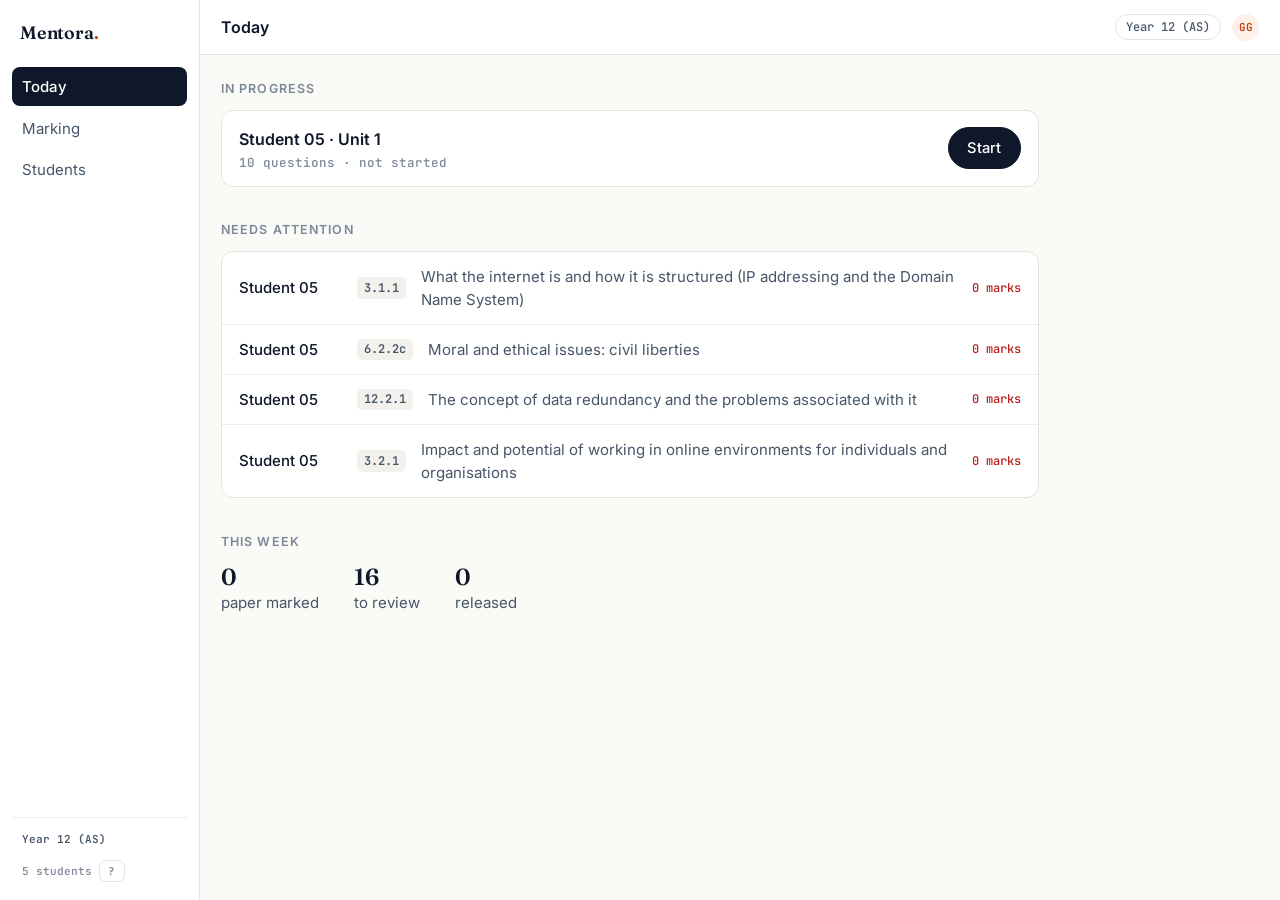
<file: mentora/index.html>
<!DOCTYPE html>
<html lang="en">
<head>
<meta charset="UTF-8" />
<meta name="viewport" content="width=device-width, initial-scale=1.0" />
<title>Mentora — demo</title>
<meta name="description" content="Mentora demo. A teacher system for the part of marking that comes after the score: upload a paper, mark it against the exam-board mark scheme, see why each mark was lost, map it to the syllabus, set targeted practice, review everything, release. Demo build with simulated data." />
<meta property="og:type" content="website" />
<meta property="og:site_name" content="Gloria Gu" />
<meta property="og:title" content="Mentora — teacher system demo" />
<meta property="og:description" content="Upload a paper, mark it against the exam-board mark scheme, see the sentence that earned each mark, overrule the AI, release only what you have signed off. Demo build with simulated data." />
<meta property="og:url" content="https://guli127.github.io/mentora/" />
<meta property="og:image" content="https://guli127.github.io/assets/og-card.jpg" />
<meta name="twitter:card" content="summary_large_image" />
<link rel="preconnect" href="https://fonts.googleapis.com" />
<link rel="preconnect" href="https://fonts.gstatic.com" crossorigin />
<link href="https://fonts.googleapis.com/css2?family=Fraunces:opsz,wght@9..144,500;9..144,600&family=Inter:wght@400;500;600&family=JetBrains+Mono:wght@400;500;600&display=swap" rel="stylesheet" />
<link rel="stylesheet" href="app.css" />
</head>
<body>

<div class="shell">

  <nav class="nav">
    <div class="brand">Mentora<i>.</i></div>
    <a href="#today"    data-nav="today">Today</a>
    <a href="#marking"  data-nav="marking">Marking</a>
    <a href="#students" data-nav="students">Students</a>
    <span class="grow"></span>
    <div class="foot">
      <b id="navClass">Year 12 (AS)</b>
      <span id="navCount">5 students</span>
      <button class="keys" id="keysBtn" type="button">?</button>
    </div>
  </nav>

  <div class="main">

    <!-- ===================== TODAY ===================== -->
    <div class="bar" data-bar="today">
      <h1>Today</h1>
      <span class="grow"></span>
      <span class="chip" id="barClass">Year 12 (AS)</span>
      <span class="avatar">GG</span>
    </div>

    <section class="view" data-view="today">
      <h2 class="sec">In progress</h2>
      <div class="task">
        <div>
          <div class="t" id="tTitle"></div>
          <div class="s" id="tSub"></div>
        </div>
        <span class="grow"></span>
        <button class="btn" id="tStart" type="button">Open</button>
      </div>

      <div class="gap"></div>

      <h2 class="sec">Needs attention</h2>
      <div class="rows" id="tWeak"></div>

      <div class="gap"></div>

      <h2 class="sec">This week</h2>
      <div class="tot" id="tTot"></div>
    </section>

    <!-- ===================== MARKING ===================== -->
    <div class="bar" data-bar="marking">
      <h1 id="mWho"></h1>
      <span class="meta" id="mMeta"></span>
      <span class="grow"></span>
      <span class="state" id="mState"></span>
    </div>

    <div class="mhead" data-bar="marking">
      <div class="rail" id="mRail"></div>
    </div>

    <section class="view wide" data-view="marking">
      <div class="item" id="mBody"></div>
    </section>

    <!-- ===================== STUDENTS ===================== -->
    <div class="bar" data-bar="students">
      <h1>Students</h1>
      <span class="grow"></span>
      <span class="chip" id="barClass2">Year 12 (AS)</span>
    </div>

    <section class="view" data-view="students">
      <div class="who-list" id="sWho"></div>

      <div class="task">
        <div>
          <div class="t" id="sName"></div>
          <div class="s" id="sSub"></div>
        </div>
        <span class="grow"></span>
        <button class="btn ghost" id="sNew" type="button">Upload a paper</button>
      </div>

      <div class="gap"></div>

      <h2 class="sec">Weak</h2>
      <div class="rows" id="sWeak"></div>

      <div class="gap"></div>

      <h2 class="sec" id="sAbsHead">Assessed but not on the chart</h2>
      <div class="rows" id="sAbs"></div>

      <div class="gap"></div>

      <h2 class="sec">History</h2>
      <div class="hist" id="sHist"></div>
    </section>

  </div>
</div>

<div class="ovl" id="ovl">
  <div class="k">
    <h3>Shortcuts</h3>
    <dl>
      <dt>J / K</dt><dd>Previous / next item</dd>
      <dt>1 &ndash; 9</dt><dd>Select a mark point</dd>
      <dt>Space</dt><dd>Toggle the selected mark point</dd>
      <dt>A</dt><dd>Accept</dd>
      <dt>E</dt><dd>Edit</dd>
      <dt>O</dt><dd>Override</dd>
      <dt>Enter</dt><dd>Next item</dd>
    </dl>
    <button class="btn ghost x" id="ovlX" type="button">Close</button>
  </div>
</div>

<script src="data.js"></script>
<script>
(function () {
  var D = window.MENTORA;
  var esc = function (s) {
    return String(s == null ? '' : s).replace(/[&<>"]/g, function (c) {
      return {'&': '&amp;', '<': '&lt;', '>': '&gt;', '"': '&quot;'}[c];
    });
  };
  var $ = function (id) { return document.getElementById(id); };

  var GRADES = D.items.filter(function (i) { return i.kind === 'grade'; });
  var DIAGS  = D.items.filter(function (i) { return i.kind === 'diagnosis'; });
  var PRACS  = D.items.filter(function (i) { return i.kind === 'practice'; });
  var N = D.items.length;

  /* 🔴 七步是老师真的要一步步走过去的流程，不是一个导航菜单。
        老师点开一个学生，是从「上传」开始的 —— 不是从「审核」开始的。
        STEPS 里每一步记着它要不要人动手：要的那几步没做完，就不许往下走。 */
  var STEPS = [
    {n: '1', t: 'Upload',   gate: 'confirmed'},
    {n: '2', t: 'Grade',    gate: null},
    {n: '3', t: 'Diagnose', gate: null},
    {n: '4', t: 'Map',      gate: null},
    {n: '5', t: 'Practice', gate: null},
    {n: '6', t: 'Review',   gate: 'reviewed'},
    {n: '7', t: 'Release',  gate: null}
  ];

  var S = {
    step: 0,
    uploaded: false,
    confirmed: false,
    i: 0,            /* ⑥ 里第几条 */
    dec: {},
    marks: {},
    sel: null,
    released: false,
    who: D.student
  };

  function decided() { return Object.keys(S.dec).length; }
  function reviewed() { return decided() >= N; }
  function gateOpen(k) { return k === 'confirmed' ? S.confirmed
                              : k === 'reviewed'  ? reviewed() : true; }
  /* 走到第 k 步的前提：它前面每一道闸门都开了 */
  function reach(k) {
    for (var j = 0; j < k; j++) { if (!gateOpen(STEPS[j].gate)) { return false; } }
    return true;
  }

  /* ---------- 路由 ---------- */
  function show(v) {
    document.querySelectorAll('[data-view]').forEach(function (e) {
      e.classList.toggle('on', e.dataset.view === v);
    });
    document.querySelectorAll('[data-bar]').forEach(function (e) {
      e.style.display = e.dataset.bar === v ? '' : 'none';
    });
    document.querySelectorAll('[data-nav]').forEach(function (a) {
      if (a.dataset.nav === v) { a.setAttribute('aria-current', 'page'); }
      else { a.removeAttribute('aria-current'); }
    });
    if (v === 'marking') { renderStep(); }
    if (v === 'today') { renderToday(); }
    if (v === 'students') { renderStudents(); }
  }
  function route() {
    var h = (location.hash || '#today').slice(1);
    show(['today', 'marking', 'students'].indexOf(h) >= 0 ? h : 'today');
  }
  window.addEventListener('hashchange', route);

  /* ---------- 分数：永远加出来，按满分封顶 ---------- */
  function scoreOf(it, idx) {
    var mk = S.marks[idx], n = 0;
    it.mps.forEach(function (m, j) {
      var on = mk && mk[j] !== undefined ? mk[j] : m.awarded;
      if (on) { n += m.marks; }
    });
    return Math.min(n, it.max);
  }
  function paperScore() {
    var got = 0, max = 0;
    GRADES.forEach(function (it) {
      got += scoreOf(it, D.items.indexOf(it)); max += it.max;
    });
    return got + ' / ' + max;
  }

  /* ---------- 顶部步骤轨 ---------- */
  function renderRail() {
    $('mRail').innerHTML = STEPS.map(function (s, i) {
      var ok = reach(i), done = i < S.step && gateOpen(s.gate);
      return '<button type="button" data-s="' + i + '"' +
             (i === S.step ? ' aria-current="true"' : '') +
             (ok ? '' : ' disabled') + '>' +
             '<span class="n">' + (done ? '✓' : s.n) + '</span>' + s.t + '</button>';
    }).join('');
    $('mRail').querySelectorAll('button[data-s]').forEach(function (b) {
      b.addEventListener('click', function () { goStep(+b.dataset.s); });
    });
  }

  function goStep(k) {
    if (!reach(k)) { return; }
    S.step = Math.max(0, Math.min(STEPS.length - 1, k));
    S.sel = null;
    renderStep();
    window.scrollTo({top: 0, behavior: 'smooth'});
  }

  /* 🔴 act 必须真的用上。
        第一版这里收了 onNext 却没有写进 data-go，按钮一律变成 next ——
        而 next 走 goStep()，goStep() 又被「必须先 Confirm」那道闸门挡回来，
        于是「Confirm and mark」点下去什么都不发生：**闸门把开闸的那个按钮也挡住了。** */
  function foot(backOk, nextLabel, nextOk, act) {
    return '<div class="acts">' +
      (backOk ? '<button class="pick" data-go="back">Back</button>' : '') +
      '<span class="grow"></span>' +
      (nextLabel ? '<button class="btn" data-go="' + (act || 'next') + '"' +
        (nextOk ? '' : ' disabled') + '>' + nextLabel + '</button>' : '') + '</div>';
  }

  /* ---------- 七步 ---------- */
  function renderStep() {
    $('mWho').textContent = S.who;
    $('mMeta').textContent = D.unit + ' · ' + D.subject;
    $('mState').textContent = S.released ? 'Released'
      : (S.confirmed ? decided() + ' of ' + N + ' decided' : '');
    renderRail();

    var h = '';
    switch (S.step) {

      /* ---------- ① 上传 ---------- */
      case 0:
        h += '<h3 class="hd">Upload</h3>';
        if (!S.uploaded) {
          h += '<div class="drop" id="drop"><b>Drop a photo or PDF</b>' +
               '<span>or click to choose a file</span></div>';
        } else {
          h += '<div class="file"><span class="ic">IMG</span>' +
               '<span class="fn">unit1-p1.jpg</span>' +
               '<span class="grow"></span><span class="ok">Uploaded</span></div>';
          h += '<h2 class="sec" style="margin-top:1.6rem">Transcribed text</h2>';
          h += GRADES.filter(function (g) { return g.answer; }).map(function (g) {
            return '<div class="tr"><span class="qid">' + esc(g.qid) + '</span>' +
                   '<div class="resp">' + esc(g.answer) + '</div></div>';
          }).join('');
          h += foot(false, S.confirmed ? 'Continue' : 'Confirm and mark',
                    true, 'confirm');
        }
        break;

      /* ---------- ② 批改 ---------- */
      case 1:
        h += '<h3 class="hd">Grade</h3>' +
             '<div class="line"><span class="nd">' + GRADES.length + ' questions</span>' +
             '<span class="grow"></span><span class="mk">' + paperScore() + '</span></div>';
        h += '<div class="rows" style="margin-top:1rem">' + GRADES.map(function (g) {
          var idx = D.items.indexOf(g), sc = scoreOf(g, idx);
          return '<div class="row"><span class="nd">' + esc(g.qid) + '</span>' +
                 '<span class="grow">' + esc(g.question) + '</span>' +
                 '<span class="' + (sc === 0 ? 'note' : 'oknote') + '">' +
                 sc + ' / ' + g.max + '</span></div>';
        }).join('') + '</div>';
        h += foot(true, 'Continue', true);
        break;

      /* ---------- ③ 归因 ---------- */
      case 2:
        h += '<h3 class="hd">Diagnose</h3>';
        h += DIAGS.map(function (d) {
          return '<div class="box"><div class="line">' +
            '<span class="tag' + (/word/i.test(d.type) ? ' w' : '') + '">' +
            esc(d.type) + '</span><span class="qid">' + esc(d.qid) + '</span>' +
            '<span class="grow"></span><span class="nd">' + esc(d.node) + '</span></div>' +
            '<div class="resp" style="margin-top:.7rem">' + esc(d.evidence) + '</div>' +
            (d.note ? '<div class="hintline">' + esc(d.note) + '</div>' : '') +
            '</div>';
        }).join('');
        h += foot(true, 'Continue', true);
        break;

      /* ---------- ④ 知识点 ---------- */
      case 3:
        h += '<h3 class="hd">Map</h3>';
        h += '<div class="rows">' + DIAGS.map(function (d) {
          return '<div class="row"><span class="nd">' + esc(d.node) + '</span>' +
                 '<span class="grow"><span class="path">' + esc(d.path) + '</span></span>' +
                 '</div>';
        }).join('') + '</div>';
        h += foot(true, 'Continue', true);
        break;

      /* ---------- ⑤ 练习 ---------- */
      case 4:
        h += '<h3 class="hd">Practice</h3>';
        h += PRACS.map(function (p) {
          return '<div class="box"><div class="line"><span class="nd">' + esc(p.node) +
            '</span><span class="grow"></span><span class="mk">' + p.max + '</span></div>' +
            '<div class="q" style="margin:.7rem 0 0"><b>' + esc(p.command) + '</b> ' +
            esc(p.question) + '</div>' +
            '<ul class="mps">' + p.mps.map(function (m) {
              return '<li class="ro"><button class="tick n" disabled>·</button>' +
                '<span class="id">' + esc(m.id) + '</span>' +
                '<span class="tx">' + esc(m.text) + '</span></li>';
            }).join('') + '</ul></div>';
        }).join('');
        h += foot(true, 'Continue', true);
        break;

      /* ---------- ⑥ 审核 ---------- */
      case 5:
        h += reviewBody();
        break;

      /* ---------- ⑦ 下发 ---------- */
      case 6:
        h += '<h3 class="hd">Release</h3>';
        h += '<div class="line"><span class="nd">' + GRADES.length + ' questions</span>' +
             '<span class="grow"></span><span class="mk">' + paperScore() + '</span></div>';
        var tally = {accept: 0, edit: 0, override: 0};
        Object.keys(S.dec).forEach(function (k) { tally[S.dec[k].d]++; });
        h += '<div class="rows" style="margin-top:1rem">' +
          '<div class="row"><span class="grow">Accepted</span><span class="nd">' +
            tally.accept + '</span></div>' +
          '<div class="row"><span class="grow">Edited</span><span class="nd">' +
            tally.edit + '</span></div>' +
          '<div class="row"><span class="grow">Overridden</span><span class="nd">' +
            tally.override + '</span></div></div>';
        h += '<div class="acts"><button class="pick" data-go="back">Back</button>' +
             '<span class="grow"></span>' +
             (S.released
               ? '<span class="ok">Released to ' + esc(S.who) + '</span>'
               : '<button class="btn" data-go="release">Release to ' + esc(S.who) +
                 '</button>') + '</div>';
        break;
    }

    $('mBody').innerHTML = h;
    wire();
  }

  /* ---------- ⑥ 的单条审核 ---------- */
  function reviewBody() {
    var idx = S.i, it = D.items[idx], h = '';
    h += '<div class="subbar"><span class="prog">' + (idx + 1) + ' of ' + N + '</span>' +
         '<span class="grow"></span>' +
         '<button class="arrow" data-go="iprev"' + (idx === 0 ? ' disabled' : '') +
         '>&larr;</button>' +
         '<button class="arrow" data-go="inext"' + (idx === N - 1 ? ' disabled' : '') +
         '>&rarr;</button></div>';

    if (it.kind === 'grade') {
      var sc = scoreOf(it, idx);
      var cls = sc === 0 ? ' zero' : (sc === it.max ? ' full' : '');
      h += '<div class="qid">' + esc(it.qid) + '</div>' +
           '<div class="qtop"><div class="q"><b>' + esc(it.command) + '</b> ' +
           esc(it.question) + '</div><span class="mk' + cls + '">' + sc + ' / ' +
           it.max + '</span></div>';
      h += it.answer ? '<div class="resp" id="resp">' + esc(it.answer) + '</div>'
                     : '<div class="resp empty">No answer written</div>';
      h += '<ul class="mps">' + it.mps.map(function (m, j) {
        var mk = S.marks[idx];
        var on = mk && mk[j] !== undefined ? mk[j] : m.awarded;
        return '<li data-mp="' + j + '"' + (S.sel === j ? ' class="sel"' : '') + '>' +
          '<button class="tick ' + (on ? 'y' : 'n') + (on !== m.awarded ? ' ch' : '') +
          '" data-tk="' + j + '">' + (on ? '✓' : '✗') + '</button>' +
          '<span class="id">' + esc(m.id) + '</span>' +
          '<span class="tx">' + esc(m.text) + '</span></li>';
      }).join('') + '</ul>';
      (it.diags || []).forEach(function (g) {
        h += '<details class="dg"><summary><span class="tag' +
          (/word/i.test(g.type) ? ' w' : '') + '">' + esc(g.type) + '</span>' +
          '<span class="nd">' + esc(g.node) + '</span></summary>' +
          '<div class="in">' + (g.note ? esc(g.note) : '') +
          '<div class="path">' + esc(g.path) + '</div></div></details>';
      });
    } else if (it.kind === 'diagnosis') {
      h += '<div class="qid">' + esc(it.qid) + '</div>' +
           '<div class="qtop"><div class="q"><span class="tag' +
           (/word/i.test(it.type) ? ' w' : '') + '">' + esc(it.type) + '</span></div>' +
           '<span class="nd">' + esc(it.node) + '</span></div>';
      h += '<div class="resp">' + esc(it.evidence) + '</div>';
      if (it.note) { h += '<div class="hintline">' + esc(it.note) + '</div>'; }
      h += '<div class="path">' + esc(it.path) + '</div>';
    } else {
      h += '<div class="qid">Practice · ' + esc(it.node) + '</div>' +
           '<div class="qtop"><div class="q"><b>' + esc(it.command) + '</b> ' +
           esc(it.question) + '</div><span class="mk">' + it.max + '</span></div>';
      h += '<ul class="mps">' + it.mps.map(function (m) {
        return '<li class="ro"><button class="tick n" disabled>·</button>' +
          '<span class="id">' + esc(m.id) + '</span>' +
          '<span class="tx">' + esc(m.text) + '</span></li>';
      }).join('') + '</ul>';
    }

    var d = S.dec[idx];
    h += '<div class="acts">' +
      ['accept', 'edit', 'override'].map(function (k) {
        return '<button class="pick' + (d && d.d === k ? ' on' : '') +
          '" data-d="' + k + '">' + k.charAt(0).toUpperCase() + k.slice(1) +
          '</button>';
      }).join('') +
      '<span class="grow"></span>' +
      (reviewed() ? '<button class="btn" data-go="next">Continue</button>'
                  : '<span class="state">' + (N - decided()) + ' left</span>') +
      '</div>';
    if (d && d.d === 'edit') {
      h += '<textarea class="edit" id="ed" placeholder="What did you change?">' +
        esc(d.note || '') + '</textarea>';
    }
    return h;
  }

  /* ---------- 绑定 ---------- */
  function wire() {
    var body = $('mBody');

    var drop = $('drop');
    if (drop) {
      drop.addEventListener('click', function () { S.uploaded = true; renderStep(); });
      drop.addEventListener('dragover', function (e) {
        e.preventDefault(); drop.classList.add('over');
      });
      drop.addEventListener('dragleave', function () { drop.classList.remove('over'); });
      drop.addEventListener('drop', function (e) {
        e.preventDefault(); S.uploaded = true; renderStep();
      });
    }

    body.querySelectorAll('[data-go]').forEach(function (b) {
      b.addEventListener('click', function () {
        var g = b.dataset.go;
        if (g === 'back') { goStep(S.step - 1); }
        else if (g === 'next') { goStep(S.step + 1); }
        else if (g === 'confirm') { S.confirmed = true; goStep(1); }
        else if (g === 'iprev') { goItem(S.i - 1); }
        else if (g === 'inext') { goItem(S.i + 1); }
        else if (g === 'release') { S.released = true; renderStep(); }
      });
    });

    body.querySelectorAll('.pick[data-d]').forEach(function (b) {
      b.addEventListener('click', function () { decide(b.dataset.d); });
    });
    body.querySelectorAll('li[data-mp]').forEach(function (li) {
      li.addEventListener('click', function (e) {
        if (e.target.closest('.tick')) { return; }
        pickMp(+li.dataset.mp);
      });
    });
    body.querySelectorAll('.tick[data-tk]').forEach(function (b) {
      b.addEventListener('click', function () { toggle(+b.dataset.tk); });
    });
    var ed = $('ed');
    if (ed) {
      ed.addEventListener('input', function () {
        if (S.dec[S.i]) { S.dec[S.i].note = ed.value; }
      });
    }
  }

  function pickMp(j) {
    var it = D.items[S.i];
    if (it.kind !== 'grade') { return; }
    S.sel = S.sel === j ? null : j;
    var resp = $('resp');
    if (resp) {
      var ans = it.answer || '';
      var q = S.sel === null ? '' : (it.mps[j].evidence || '');
      var at = q ? ans.indexOf(q) : -1;
      resp.innerHTML = at < 0 ? esc(ans)
        : esc(ans.slice(0, at)) + '<span class="ev lit">' + esc(q) + '</span>' +
          esc(ans.slice(at + q.length));
    }
    $('mBody').querySelectorAll('li[data-mp]').forEach(function (li) {
      li.classList.toggle('sel', +li.dataset.mp === S.sel);
    });
  }

  function toggle(j) {
    var idx = S.i, it = D.items[idx];
    if (it.kind !== 'grade') { return; }
    var mk = S.marks[idx] || (S.marks[idx] = {});
    var cur = mk[j] !== undefined ? mk[j] : it.mps[j].awarded;
    mk[j] = !cur;
    /* 改了评分点就是一次 edit；改回原样，那条 edit 自己撤销 ——
       没有改动不会被记成改过。 */
    var changed = it.mps.some(function (m, k) {
      var v = mk[k] !== undefined ? mk[k] : m.awarded;
      return v !== m.awarded;
    });
    if (changed) { S.dec[idx] = {d: 'edit', note: (S.dec[idx] || {}).note || ''}; }
    else if (S.dec[idx] && S.dec[idx].d === 'edit') { delete S.dec[idx]; }
    renderStep();
  }

  function decide(k) {
    var idx = S.i;
    if (k === 'accept') { delete S.marks[idx]; }
    S.dec[idx] = {d: k, note: (S.dec[idx] || {}).note || ''};
    if (k !== 'edit' && S.i < N - 1) { S.i++; S.sel = null; }
    renderStep();
  }

  function goItem(n) {
    S.i = Math.max(0, Math.min(N - 1, n));
    S.sel = null;
    renderStep();
  }

  /* ---------- Today ---------- */
  function renderToday() {
    $('tTitle').textContent = S.who + ' · ' + D.unit;
    $('tSub').textContent = S.released
      ? 'Released · ' + D.date
      : (!S.confirmed ? GRADES.length + ' questions · not started'
                      : decided() + ' of ' + N + ' items decided');
    $('tStart').textContent = S.confirmed ? 'Open' : 'Start';

    $('tWeak').innerHTML = D.weak.map(function (w) {
      return '<div class="row"><span class="who">' + esc(S.who) + '</span>' +
        '<span class="nd">' + esc(w.node) + '</span>' +
        '<span class="grow">' + esc(w.title) + '</span>' +
        '<span class="note">' + esc(w.note) + '</span></div>';
    }).join('');

    $('tTot').innerHTML =
      '<div><b>' + (S.confirmed ? 1 : 0) + '</b>paper marked</div>' +
      '<div><b>' + (N - decided()) + '</b>to review</div>' +
      '<div><b>' + (S.released ? 1 : 0) + '</b>released</div>';
  }

  /* ---------- Students ---------- */
  function renderStudents() {
    var order = D.roster.slice().sort();
    $('sWho').innerHTML = order.map(function (s) {
      return '<button class="chip' + (s === S.who ? ' sel' : '') +
        '" data-w="' + esc(s) + '">' + esc(s) + '</button>';
    }).join('');
    $('sWho').querySelectorAll('[data-w]').forEach(function (b) {
      b.addEventListener('click', function () { S.who = b.dataset.w; renderStudents(); });
    });

    var mine = S.who === D.student;
    $('sName').textContent = S.who;
    $('sSub').textContent = mine
      ? '1 paper · ' + D.objectives + ' objectives'
      : 'No paper uploaded';

    $('sWeak').innerHTML = mine ? D.weak.map(function (w) {
      return '<div class="row"><span class="nd">' + esc(w.node) + '</span>' +
        '<span class="grow">' + esc(w.title) + '</span>' +
        '<span class="note">' + esc(w.note) + '</span></div>';
    }).join('') : '<div class="row"><span class="grow">&mdash;</span></div>';

    var abs = mine ? D.absent : [];
    $('sAbsHead').style.display = abs.length ? '' : 'none';
    $('sAbs').style.display = abs.length ? '' : 'none';
    $('sAbs').innerHTML = abs.map(function (a) {
      return '<div class="row"><span class="nd">' + esc(a.node) + '</span>' +
        '<span class="grow">' + esc(a.title) + '</span>' +
        '<span class="note">' + esc(a.qids.join(', ')) + '</span></div>';
    }).join('');

    $('sHist').innerHTML = mine ? D.history.map(function (h) {
      return '<div class="h"><span class="d">' + esc(h.date) + '</span>' +
        '<span>' + esc(h.unit) + '</span>' +
        '<span class="st">' + (S.released ? 'Released' : 'In progress') + '</span></div>';
    }).join('') : '<div class="h"><span class="grow">&mdash;</span></div>';
  }

  /* ---------- 键盘 ---------- */
  document.addEventListener('keydown', function (e) {
    if (/INPUT|TEXTAREA/.test(e.target.tagName)) { return; }
    if (e.key === '?') { $('ovl').classList.add('on'); return; }
    if (e.key === 'Escape') { $('ovl').classList.remove('on'); return; }
    if (!document.querySelector('[data-view="marking"]').classList.contains('on')) { return; }
    if (S.step !== 5) { return; }
    var it = D.items[S.i];
    if (e.key === 'j' || e.key === 'J' || e.key === 'ArrowRight') { goItem(S.i + 1); }
    else if (e.key === 'k' || e.key === 'K' || e.key === 'ArrowLeft') { goItem(S.i - 1); }
    else if (e.key === 'Enter') { goItem(S.i + 1); }
    else if (e.key === 'a' || e.key === 'A') { decide('accept'); }
    else if (e.key === 'e' || e.key === 'E') { decide('edit'); }
    else if (e.key === 'o' || e.key === 'O') { decide('override'); }
    else if (e.key === ' ' && S.sel !== null) { e.preventDefault(); toggle(S.sel); }
    else if (/^[1-9]$/.test(e.key) && it.kind === 'grade') {
      var j = +e.key - 1;
      if (j < it.mps.length) { pickMp(j); }
    }
  });

  /* ---------- 入口 ---------- */
  $('tStart').addEventListener('click', function () { location.hash = 'marking'; });
  $('sNew').addEventListener('click', function () {
    S.who = S.who; S.step = 0; location.hash = 'marking';
  });
  $('keysBtn').addEventListener('click', function () { $('ovl').classList.add('on'); });
  $('ovlX').addEventListener('click', function () { $('ovl').classList.remove('on'); });
  $('ovl').addEventListener('click', function (e) {
    if (e.target === $('ovl')) { $('ovl').classList.remove('on'); }
  });

  $('navClass').textContent = D.classname;
  $('barClass').textContent = D.classname;
  $('barClass2').textContent = D.classname;
  $('navCount').textContent = D.roster.length + ' students';

  route();
})();
</script>
</body>
</html>
</file>
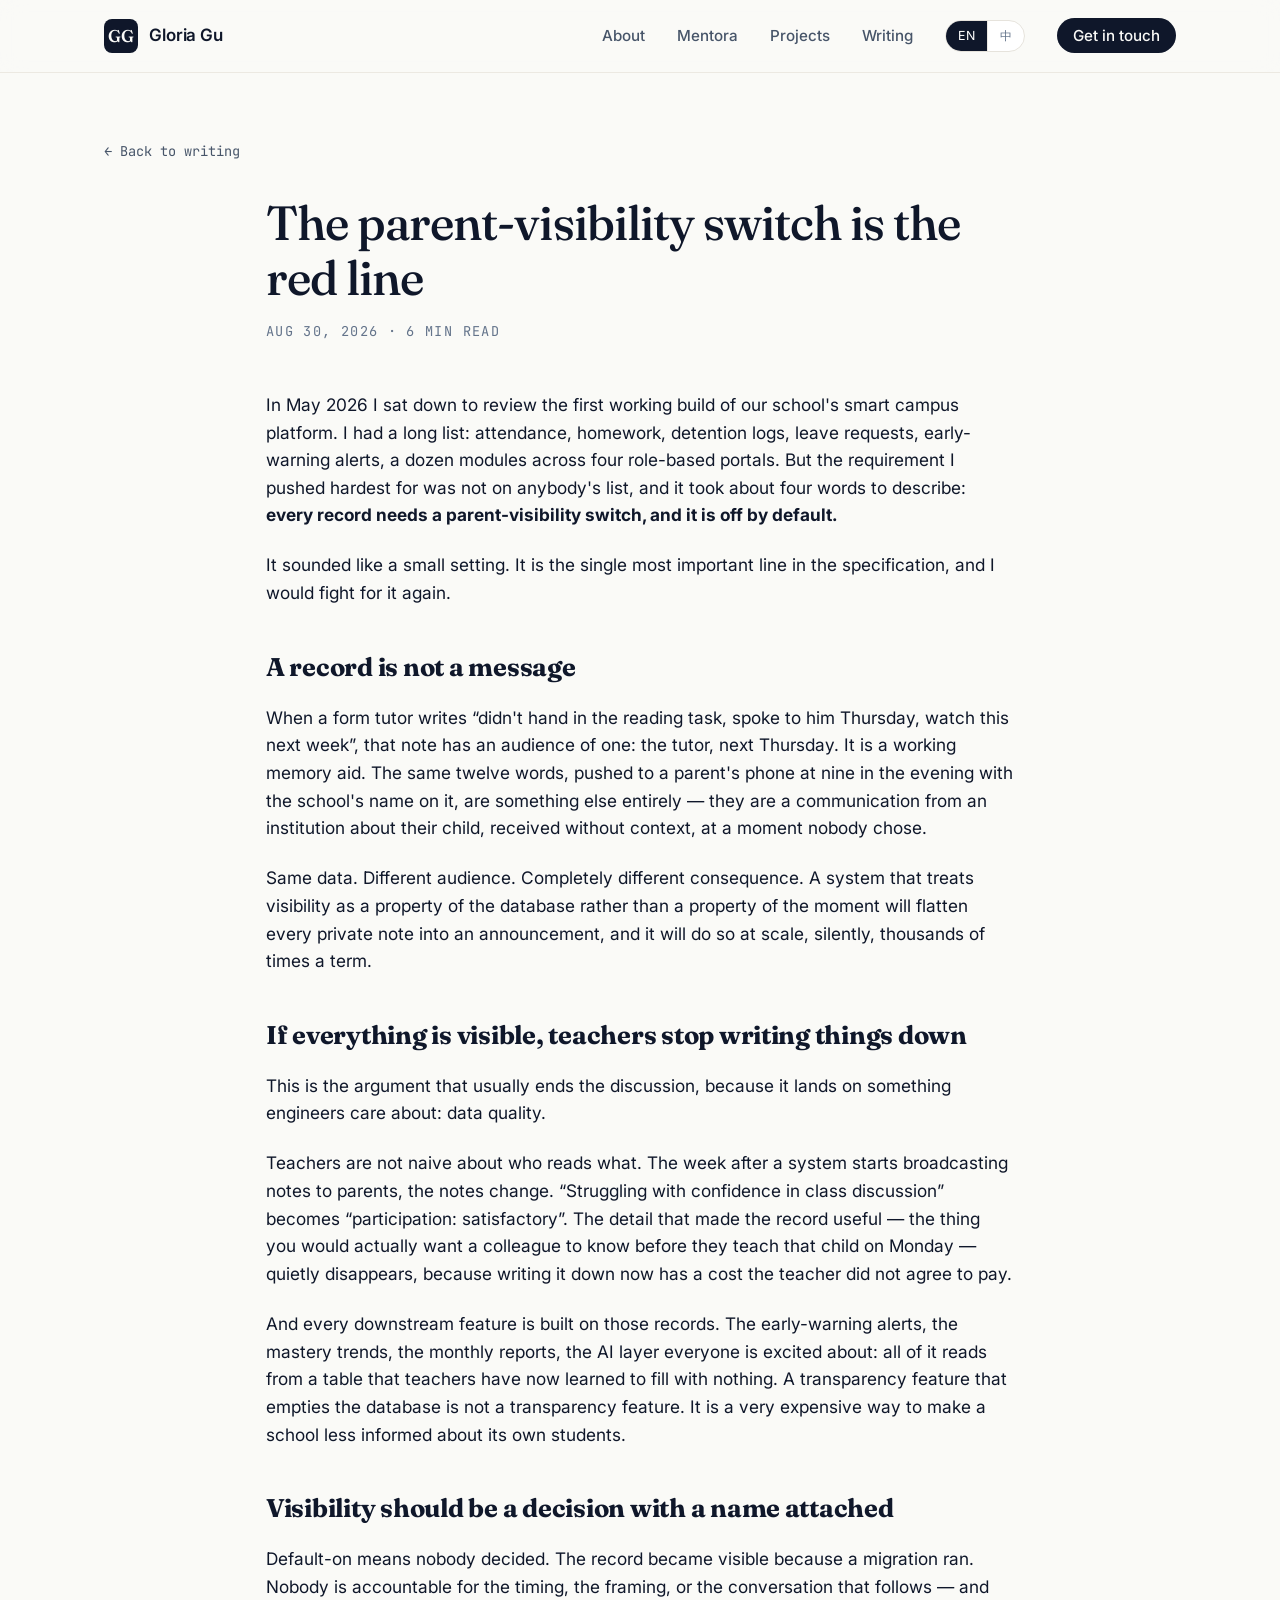
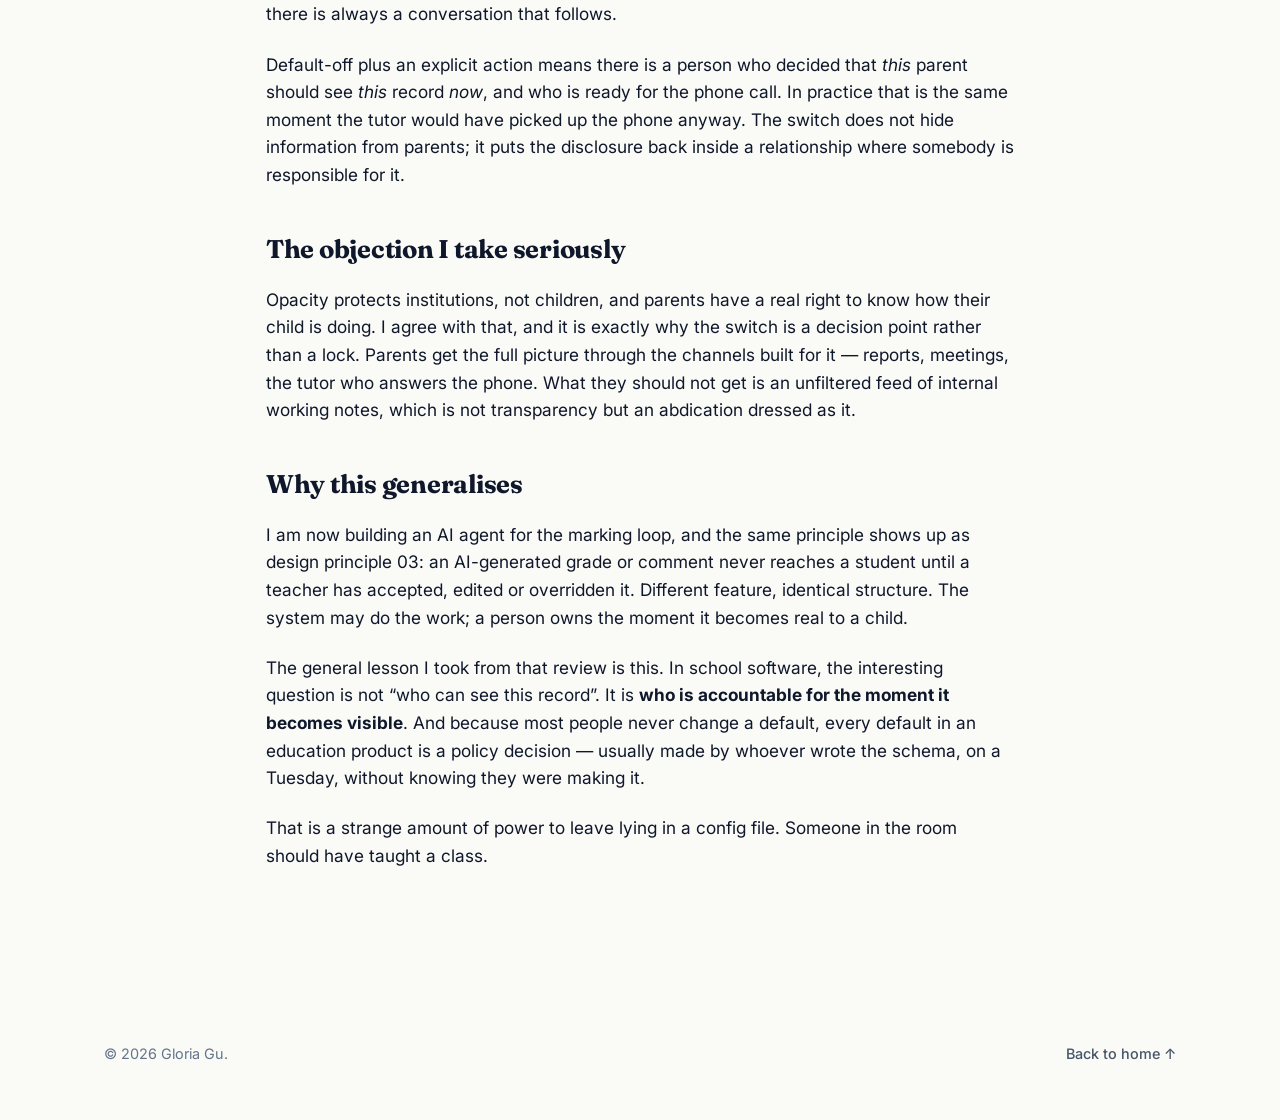
<file: blog/parent-visibility.html>
<!DOCTYPE html>
<html lang="en" data-lang="en">
<head>
  <meta charset="UTF-8" />
  <meta name="viewport" content="width=device-width, initial-scale=1.0" />
  <title>The parent-visibility switch is the red line — Gloria Gu</title>
  <meta name="description" content="Reviewing a school smart campus platform, the requirement that mattered most was not on anyone's list: a per-record switch controlling whether a parent sees it, off by default. Why defaults are policy in education software." />

  <meta property="og:type" content="article" />
  <meta property="og:site_name" content="Gloria Gu" />
  <meta property="og:title" content="The parent-visibility switch is the red line" />
  <meta property="og:description" content="Reviewing our school's smart campus platform, one requirement mattered more than any feature on the list — and it was the one nobody had asked for." />
  <meta property="og:url" content="https://guli127.github.io/blog/parent-visibility.html" />
  <meta property="og:image" content="https://guli127.github.io/assets/og-card.jpg" />
  <meta property="og:image:width" content="1200" />
  <meta property="og:image:height" content="630" />
  <meta name="twitter:card" content="summary_large_image" />

  <link rel="preconnect" href="https://fonts.googleapis.com" />
  <link rel="preconnect" href="https://fonts.gstatic.com" crossorigin />
  <link href="https://fonts.googleapis.com/css2?family=Fraunces:opsz,wght@9..144,400;9..144,500;9..144,600&family=Inter:wght@400;500;600&family=JetBrains+Mono:wght@400;500&display=swap" rel="stylesheet" />
  <link rel="stylesheet" href="../styles.css" />
</head>
<body>

  <header class="site-header">
    <nav class="nav container">
      <a href="../index.html" class="brand">
        <span class="brand-mark">GG</span>
        <span class="brand-name">Gloria Gu</span>
      </a>
      <ul class="nav-links">
        <li><a href="../index.html#about"><span class="i18n en">About</span><span class="i18n zh">关于</span></a></li>
        <li><a href="../index.html#mentora">Mentora</a></li>
        <li><a href="../index.html#projects"><span class="i18n en">Projects</span><span class="i18n zh">项目</span></a></li>
        <li><a href="../index.html#writing"><span class="i18n en">Writing</span><span class="i18n zh">写作</span></a></li>
        <li>
          <div class="lang-switch" role="group" aria-label="Language / 语言">
            <button type="button" data-set-lang="en" class="lang-btn is-active">EN</button>
            <button type="button" data-set-lang="zh" class="lang-btn">中</button>
          </div>
        </li>
        <li><a href="../index.html#contact" class="nav-cta"><span class="i18n en">Get in touch</span><span class="i18n zh">联系我</span></a></li>
      </ul>
    </nav>
  </header>

  <main class="post-page">
    <div class="container">
      <a href="../index.html#writing" class="post-back">
        <span class="i18n en">← Back to writing</span>
        <span class="i18n zh">← 返回写作</span>
      </a>

      <!-- ============ ENGLISH ============ -->
      <article class="i18n en">
        <h1>The parent-visibility switch is the red line</h1>
        <div class="post-meta">Aug 30, 2026 · 6 min read</div>

        <p>
          In May 2026 I sat down to review the first working build of our school's
          smart campus platform. I had a long list: attendance, homework, detention
          logs, leave requests, early-warning alerts, a dozen modules across four
          role-based portals. But the requirement I pushed hardest for was not on
          anybody's list, and it took about four words to describe: <strong>every
          record needs a parent-visibility switch, and it is off by default.</strong>
        </p>

        <p>
          It sounded like a small setting. It is the single most important line in
          the specification, and I would fight for it again.
        </p>

        <h2>A record is not a message</h2>

        <p>
          When a form tutor writes “didn't hand in the reading task, spoke to him
          Thursday, watch this next week”, that note has an audience of one: the
          tutor, next Thursday. It is a working memory aid. The same twelve words,
          pushed to a parent's phone at nine in the evening with the school's name
          on it, are something else entirely — they are a communication from an
          institution about their child, received without context, at a moment
          nobody chose.
        </p>

        <p>
          Same data. Different audience. Completely different consequence. A system
          that treats visibility as a property of the database rather than a
          property of the moment will flatten every private note into an
          announcement, and it will do so at scale, silently, thousands of times a
          term.
        </p>

        <h2>If everything is visible, teachers stop writing things down</h2>

        <p>
          This is the argument that usually ends the discussion, because it lands
          on something engineers care about: data quality.
        </p>

        <p>
          Teachers are not naive about who reads what. The week after a system
          starts broadcasting notes to parents, the notes change. “Struggling with
          confidence in class discussion” becomes “participation: satisfactory”.
          The detail that made the record useful — the thing you would actually
          want a colleague to know before they teach that child on Monday — quietly
          disappears, because writing it down now has a cost the teacher did not
          agree to pay.
        </p>

        <p>
          And every downstream feature is built on those records. The early-warning
          alerts, the mastery trends, the monthly reports, the AI layer everyone is
          excited about: all of it reads from a table that teachers have now learned
          to fill with nothing. A transparency feature that empties the database is
          not a transparency feature. It is a very expensive way to make a school
          less informed about its own students.
        </p>

        <h2>Visibility should be a decision with a name attached</h2>

        <p>
          Default-on means nobody decided. The record became visible because a
          migration ran. Nobody is accountable for the timing, the framing, or the
          conversation that follows — and there is always a conversation that
          follows.
        </p>

        <p>
          Default-off plus an explicit action means there is a person who decided
          that <em>this</em> parent should see <em>this</em> record <em>now</em>,
          and who is ready for the phone call. In practice that is the same moment
          the tutor would have picked up the phone anyway. The switch does not hide
          information from parents; it puts the disclosure back inside a
          relationship where somebody is responsible for it.
        </p>

        <h2>The objection I take seriously</h2>

        <p>
          Opacity protects institutions, not children, and parents have a real
          right to know how their child is doing. I agree with that, and it is
          exactly why the switch is a decision point rather than a lock. Parents
          get the full picture through the channels built for it — reports,
          meetings, the tutor who answers the phone. What they should not get is an
          unfiltered feed of internal working notes, which is not transparency but
          an abdication dressed as it.
        </p>

        <h2>Why this generalises</h2>

        <p>
          I am now building an AI agent for the marking loop, and the same principle
          shows up as design principle 03: an AI-generated grade or comment never
          reaches a student until a teacher has accepted, edited or overridden it.
          Different feature, identical structure. The system may do the work; a
          person owns the moment it becomes real to a child.
        </p>

        <p>
          The general lesson I took from that review is this. In school software,
          the interesting question is not “who can see this record”. It is
          <strong>who is accountable for the moment it becomes visible</strong>. And
          because most people never change a default, every default in an education
          product is a policy decision — usually made by whoever wrote the schema,
          on a Tuesday, without knowing they were making it.
        </p>

        <p>
          That is a strange amount of power to leave lying in a config file. Someone
          in the room should have taught a class.
        </p>
      </article>

      <!-- ============ 中文 ============ -->
      <article class="i18n zh">
        <h1>家长可见性开关，是那条红线</h1>
        <div class="post-meta">2026 年 8 月 30 日 · 阅读约 6 分钟</div>

        <p>
          2026 年 5 月，我坐下来评审学校智慧校园平台的第一个可运行版本。我准备了一份很长的清单：考勤、作业、留堂记录、外出请假、异常预警——四个角色端、十几个模块。但我最坚持的那一条，不在任何人的清单上，而且一句话就能说完：<strong>每一条记录都要有一个「家长可见」开关，并且默认关闭。</strong>
        </p>

        <p>
          它听起来只是一个小设置。但它是整份需求文档里最重要的一行，换一次我还会这么争。
        </p>

        <h2>一条记录，不等于一条消息</h2>

        <p>
          当班主任写下「阅读任务没交，周四找他谈过了，下周盯一下」，这条备注的受众只有一个人：下周四的他自己。它是一份工作备忘。而同样这十几个字，晚上九点带着学校的名字推送到家长手机上，性质就完全不同了——那是一所机构关于他们孩子发出的正式沟通，在没有上下文、没有人挑选过的时刻抵达。
        </p>

        <p>
          同样的数据，不同的受众，完全不同的后果。如果一个系统把「可见性」当成数据库的属性、而不是某个具体时刻的属性，它就会把每一条私下的记录压平成一次公开通告——而且是无声地、成规模地、一学期上千次地做这件事。
        </p>

        <h2>如果什么都可见，老师就不再写了</h2>

        <p>
          这是通常能结束争论的那条理由，因为它落在工程师真正在意的东西上：数据质量。
        </p>

        <p>
          老师对「谁会看到什么」从来不天真。系统开始把备注同步给家长的第二周，备注本身就会变。「课堂讨论中表现不自信」会变成「课堂参与：良好」。那些真正让记录有用的细节——你希望周一进班的同事事先知道的那句话——就悄悄消失了，因为写下它现在有了一份老师并没有同意支付的成本。
        </p>

        <p>
          而所有下游功能都建在这些记录之上：异常预警、掌握度趋势、月度报告，以及所有人都很兴奋的那层 AI 能力。它们读取的，是一张老师已经学会「什么都不填」的表。一个把数据库掏空的透明化功能，不叫透明化，它只是一种代价高昂的、让学校对自己学生更不了解的方式。
        </p>

        <h2>可见，应该是一个有名字的决定</h2>

        <p>
          默认开启，意味着没有人做过决定。记录变得可见，只是因为跑了一次数据迁移。没有人对时机、措辞，以及随之而来的那场对话负责——而那场对话总是会发生。
        </p>

        <p>
          默认关闭 + 一次明确的操作，意味着有一个人决定了：<em>这位</em>家长，应该在<em>此刻</em>看到<em>这条</em>记录，并且他做好了接那个电话的准备。而在实际工作中，那恰好就是班主任本来也会拿起电话的时刻。这个开关并没有对家长隐藏信息，它只是把「告知」这件事放回一段有人负责的关系里。
        </p>

        <h2>我认真对待的那个反驳</h2>

        <p>
          不透明保护的是机构，不是孩子；家长确实有权知道孩子的状况。我同意——这也正是为什么这个开关是一个决策点，而不是一把锁。家长应当通过为此设计的渠道获得完整信息：报告、面谈、以及那个会接电话的班主任。他们不该获得的，是一条未经过滤的内部工作记录流——那不是透明，那是把责任卸下来，再给它披一件透明的外衣。
        </p>

        <h2>为什么这条规则可以推广</h2>

        <p>
          我现在在做一个面向批改闭环的 AI Agent，同一条原则在那里表现为设计原则 03：AI 生成的分数或评语，在教师采纳、修改或推翻之前，绝不会到达学生。功能不同，结构完全一样。系统可以做事，但「它对一个孩子成为现实」的那一刻，必须由人来承担。
        </p>

        <p>
          我从那次评审里带走的普遍结论是：在校园软件里，值得问的不是「谁能看到这条记录」，而是<strong>「它变为可见的那一刻，谁来负责」</strong>。并且，因为绝大多数人永远不会去改默认值，教育产品里的每一个默认值都是一次政策决定——通常是由某个写 schema 的人，在某个周二，在完全不知道自己正在做政策决定的情况下做出的。
        </p>

        <p>
          把这么大的权力留在一个配置文件里，是件挺奇怪的事。那个房间里，应该有一个上过课的人。
        </p>
      </article>
    </div>
  </main>

  <footer class="site-footer">
    <div class="container footer-inner">
      <p>© <span id="year"></span> Gloria Gu.</p>
      <a href="../index.html#top" class="to-top">
        <span class="i18n en">Back to home ↑</span>
        <span class="i18n zh">回到首页 ↑</span>
      </a>
    </div>
  </footer>

  <script src="../script.js"></script>
</body>
</html>
</file>
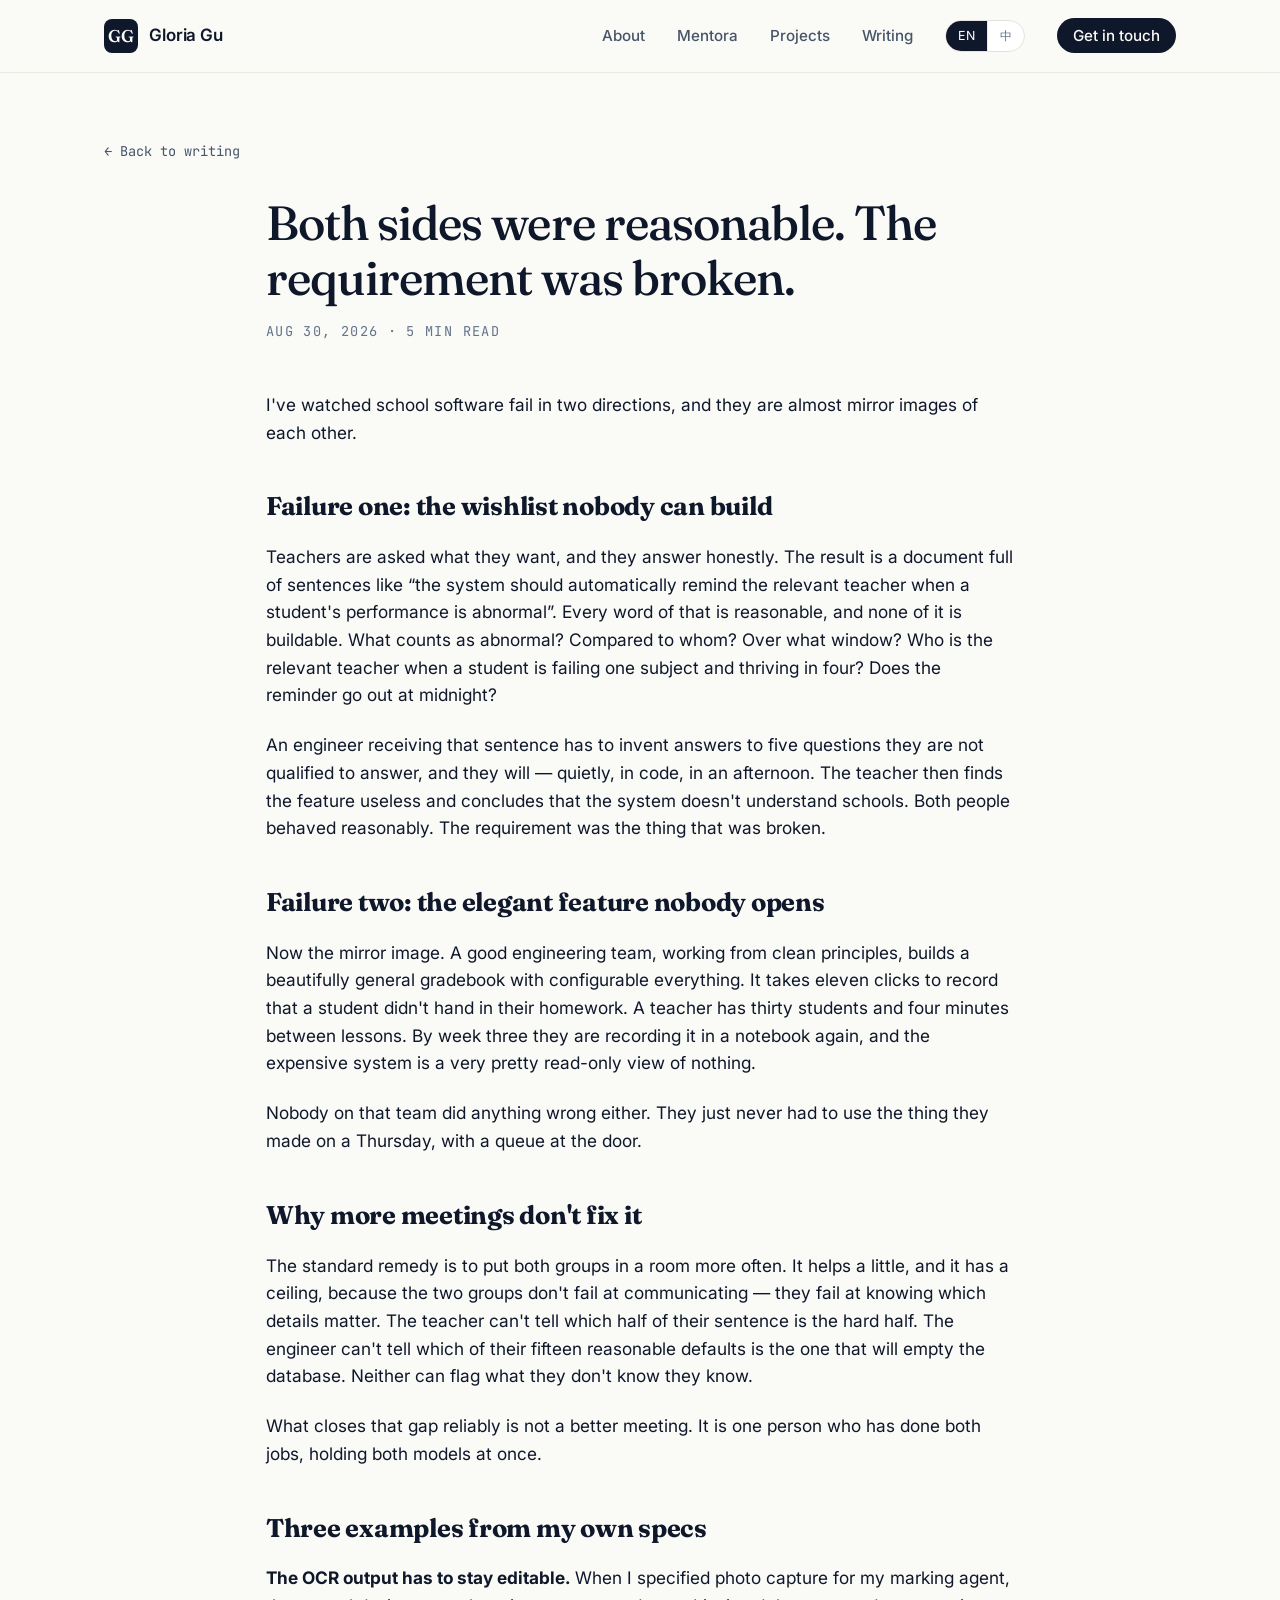
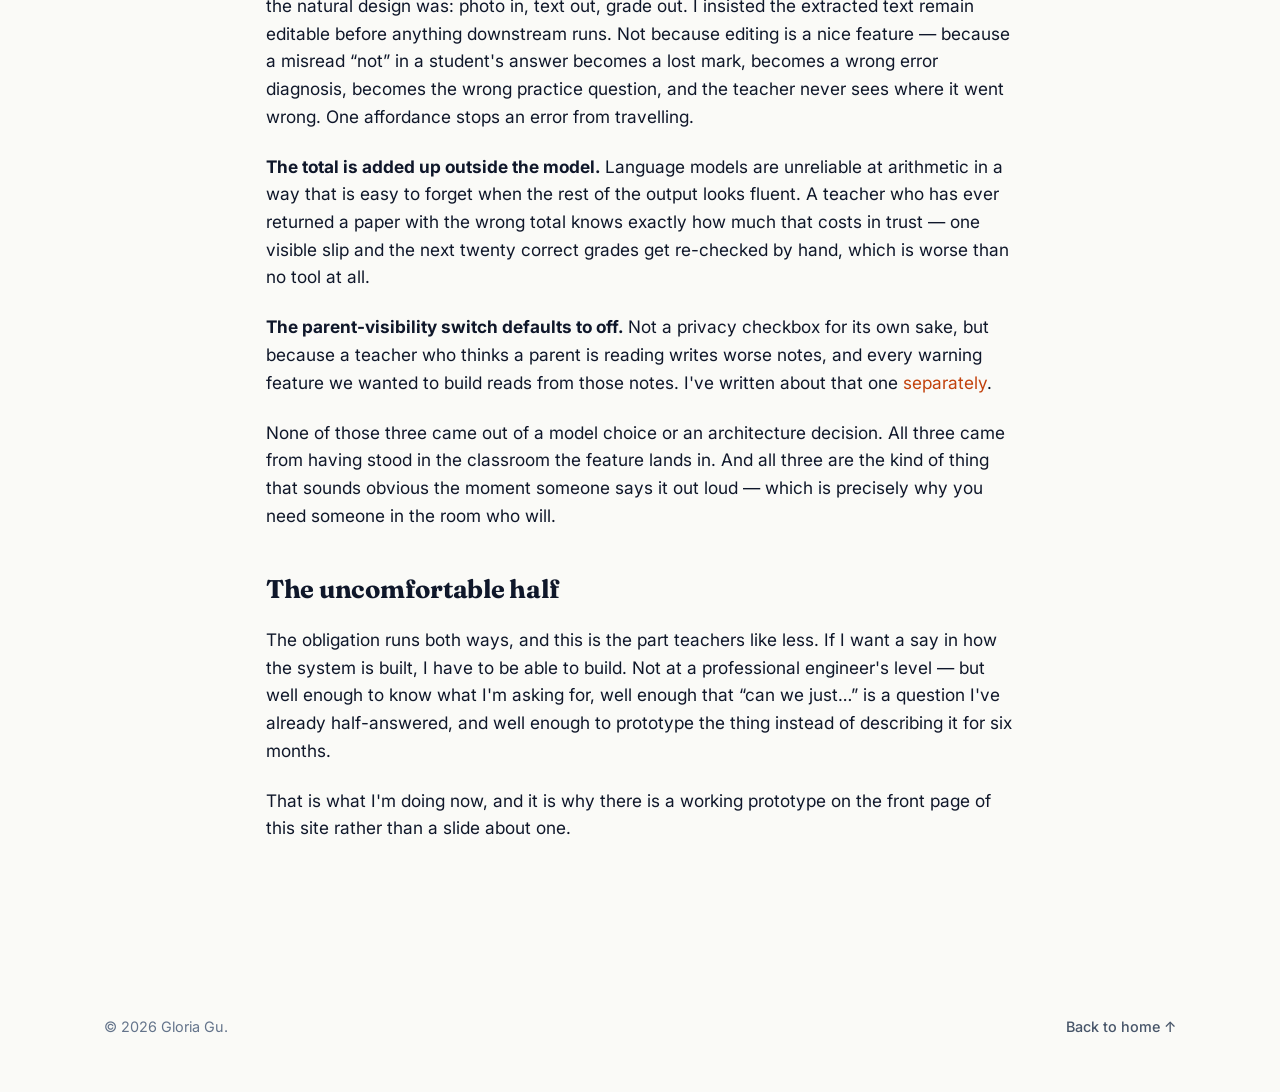
<file: blog/teacher-who-codes.html>
<!DOCTYPE html>
<html lang="en" data-lang="en">
<head>
  <meta charset="UTF-8" />
  <meta name="viewport" content="width=device-width, initial-scale=1.0" />
  <title>Both sides were reasonable. The requirement was broken. — Gloria Gu</title>
  <meta name="description" content="Two mirror-image failures in school software: the wishlist nobody can build, and the elegant feature nobody opens. Neither side did anything wrong — and why more meetings don't fix it." />

  <meta property="og:type" content="article" />
  <meta property="og:site_name" content="Gloria Gu" />
  <meta property="og:title" content="Both sides were reasonable. The requirement was broken." />
  <meta property="og:description" content="Two mirror-image failures in school software: the wishlist nobody can build, and the elegant feature nobody opens. Why more meetings don't fix either one." />
  <meta property="og:url" content="https://guli127.github.io/blog/teacher-who-codes.html" />
  <meta property="og:image" content="https://guli127.github.io/assets/og-card.jpg" />
  <meta property="og:image:width" content="1200" />
  <meta property="og:image:height" content="630" />
  <meta name="twitter:card" content="summary_large_image" />

  <link rel="preconnect" href="https://fonts.googleapis.com" />
  <link rel="preconnect" href="https://fonts.gstatic.com" crossorigin />
  <link href="https://fonts.googleapis.com/css2?family=Fraunces:opsz,wght@9..144,400;9..144,500;9..144,600&family=Inter:wght@400;500;600&family=JetBrains+Mono:wght@400;500&display=swap" rel="stylesheet" />
  <link rel="stylesheet" href="../styles.css" />
</head>
<body>

  <header class="site-header">
    <nav class="nav container">
      <a href="../index.html" class="brand">
        <span class="brand-mark">GG</span>
        <span class="brand-name">Gloria Gu</span>
      </a>
      <ul class="nav-links">
        <li><a href="../index.html#about"><span class="i18n en">About</span><span class="i18n zh">关于</span></a></li>
        <li><a href="../index.html#mentora">Mentora</a></li>
        <li><a href="../index.html#projects"><span class="i18n en">Projects</span><span class="i18n zh">项目</span></a></li>
        <li><a href="../index.html#writing"><span class="i18n en">Writing</span><span class="i18n zh">写作</span></a></li>
        <li>
          <div class="lang-switch" role="group" aria-label="Language / 语言">
            <button type="button" data-set-lang="en" class="lang-btn is-active">EN</button>
            <button type="button" data-set-lang="zh" class="lang-btn">中</button>
          </div>
        </li>
        <li><a href="../index.html#contact" class="nav-cta"><span class="i18n en">Get in touch</span><span class="i18n zh">联系我</span></a></li>
      </ul>
    </nav>
  </header>

  <main class="post-page">
    <div class="container">
      <a href="../index.html#writing" class="post-back">
        <span class="i18n en">← Back to writing</span>
        <span class="i18n zh">← 返回写作</span>
      </a>

      <!-- ============ ENGLISH ============ -->
      <article class="i18n en">
        <h1>Both sides were reasonable. The requirement was broken.</h1>
        <div class="post-meta">Aug 30, 2026 · 5 min read</div>

        <p>
          I've watched school software fail in two directions, and they are
          almost mirror images of each other.
        </p>

        <h2>Failure one: the wishlist nobody can build</h2>

        <p>
          Teachers are asked what they want, and they answer honestly. The
          result is a document full of sentences like “the system should
          automatically remind the relevant teacher when a student's
          performance is abnormal”. Every word of that is reasonable, and none
          of it is buildable. What counts as abnormal? Compared to whom? Over
          what window? Who is the relevant teacher when a student is failing
          one subject and thriving in four? Does the reminder go out at
          midnight?
        </p>

        <p>
          An engineer receiving that sentence has to invent answers to five
          questions they are not qualified to answer, and they will — quietly,
          in code, in an afternoon. The teacher then finds the feature useless
          and concludes that the system doesn't understand schools. Both people
          behaved reasonably. The requirement was the thing that was broken.
        </p>

        <h2>Failure two: the elegant feature nobody opens</h2>

        <p>
          Now the mirror image. A good engineering team, working from clean
          principles, builds a beautifully general gradebook with configurable
          everything. It takes eleven clicks to record that a student didn't
          hand in their homework. A teacher has thirty students and four
          minutes between lessons. By week three they are recording it in a
          notebook again, and the expensive system is a very pretty read-only
          view of nothing.
        </p>

        <p>
          Nobody on that team did anything wrong either. They just never had to
          use the thing they made on a Thursday, with a queue at the door.
        </p>

        <h2>Why more meetings don't fix it</h2>

        <p>
          The standard remedy is to put both groups in a room more often. It
          helps a little, and it has a ceiling, because the two groups don't
          fail at communicating — they fail at knowing which details matter.
          The teacher can't tell which half of their sentence is the hard half.
          The engineer can't tell which of their fifteen reasonable defaults is
          the one that will empty the database. Neither can flag what they don't
          know they know.
        </p>

        <p>
          What closes that gap reliably is not a better meeting. It is one
          person who has done both jobs, holding both models at once.
        </p>

        <h2>Three examples from my own specs</h2>

        <p>
          <strong>The OCR output has to stay editable.</strong> When I specified
          photo capture for my marking agent, the natural design was: photo in,
          text out, grade out. I insisted the extracted text remain editable
          before anything downstream runs. Not because editing is a nice
          feature — because a misread “not” in a student's answer becomes a lost
          mark, becomes a wrong error diagnosis, becomes the wrong practice
          question, and the teacher never sees where it went wrong. One
          affordance stops an error from travelling.
        </p>

        <p>
          <strong>The total is added up outside the model.</strong> Language
          models are unreliable at arithmetic in a way that is easy to forget
          when the rest of the output looks fluent. A teacher who has ever
          returned a paper with the wrong total knows exactly how much that
          costs in trust — one visible slip and the next twenty correct grades
          get re-checked by hand, which is worse than no tool at all.
        </p>

        <p>
          <strong>The parent-visibility switch defaults to off.</strong> Not a
          privacy checkbox for its own sake, but because a teacher who thinks a
          parent is reading writes worse notes, and every warning feature we
          wanted to build reads from those notes. I've written about that one
          <a href="parent-visibility.html">separately</a>.
        </p>

        <p>
          None of those three came out of a model choice or an architecture
          decision. All three came from having stood in the classroom the
          feature lands in. And all three are the kind of thing that sounds
          obvious the moment someone says it out loud — which is precisely why
          you need someone in the room who will.
        </p>

        <h2>The uncomfortable half</h2>

        <p>
          The obligation runs both ways, and this is the part teachers like less.
          If I want a say in how the system is built, I have to be able to build.
          Not at a professional engineer's level — but well enough to know what
          I'm asking for, well enough that “can we just…” is a question I've
          already half-answered, and well enough to prototype the thing instead
          of describing it for six months.
        </p>

        <p>
          That is what I'm doing now, and it is why there is a working prototype
          on the front page of this site rather than a slide about one.
        </p>
      </article>

      <!-- ============ 中文 ============ -->
      <article class="i18n zh">
        <h1>两边都没做错，坏掉的是那条需求</h1>
        <div class="post-meta">2026 年 8 月 30 日 · 阅读约 5 分钟</div>

        <p>
          我见过校园软件从两个相反的方向失败，而它们几乎是彼此的镜像。
        </p>

        <h2>失败一：没人能实现的愿望清单</h2>

        <p>
          有人来问老师想要什么，老师如实回答。于是文档里出现这样的句子：「当学生表现异常时，系统应自动提醒相关老师。」这句话每个字都合理，但整句都无法实现。什么叫异常？和谁比？看多长的窗口？一个学生一门挂科、四门优秀时，「相关老师」是谁？提醒是不是半夜也发？
        </p>

        <p>
          拿到这句话的工程师，必须替五个他没有资格回答的问题发明答案——而他会的，安静地，在代码里，一个下午就完成了。老师随后发现这个功能没用，并得出结论：这系统不懂学校。两个人的行为都合理，坏掉的是那条需求本身。
        </p>

        <h2>失败二：没人点开的优雅功能</h2>

        <p>
          再看镜像的另一面。一支优秀的工程团队，从干净的原则出发，做出一个高度通用、什么都可配置的成绩册。记录「某个学生作业没交」需要点十一下。而老师带三十个学生，两节课之间只有四分钟。到第三周，他又开始记在本子上了，那套昂贵的系统变成一个非常好看的、只读的空视图。
        </p>

        <p>
          这个团队也没有做错什么。他们只是从来不必在某个周四、门口还排着队的时候，使用自己做出来的东西。
        </p>

        <h2>为什么多开会解决不了</h2>

        <p>
          常见的解法是让两拨人多进一个会议室。这有用，但很快触顶——因为这两拨人失败的地方不是「沟通不畅」，而是「不知道哪个细节要紧」。老师说不出自己那句话里，难的是哪半句；工程师说不出自己那十五个合理的默认值里，哪一个会把数据库掏空。他们都无法标出自己「不知道自己知道」的东西。
        </p>

        <p>
          能稳定补上这条缝的，不是一场更好的会议，而是一个两边都干过、同时装着两套模型的人。
        </p>

        <h2>我自己写的三条需求</h2>

        <p>
          <strong>OCR 的输出必须保持可编辑。</strong>给批改 Agent 写拍照上传这一步时，最自然的设计是：照片进，文本出，分数出。我坚持要求识别出的文本在任何下游步骤运行之前保持可编辑。不是因为「可编辑」是个好功能，而是因为学生答案里被识错的一个 not，会变成一分丢失，变成一个错误的错因判断，变成一道错的练习题——而老师永远看不到它是从哪一步歪掉的。一个小小的可编辑，拦住了一个会长途旅行的错误。
        </p>

        <p>
          <strong>总分在模型之外计算。</strong>语言模型在算术上的不可靠，很容易被它其余部分流畅的输出掩盖过去。任何一个曾经把总分算错、还把卷子发下去过的老师，都清楚这在信任上的代价：一次可见的失误之后，接下来二十个正确的分数都会被人工重新核对一遍——那比没有这个工具还糟。
        </p>

        <p>
          <strong>家长可见性开关默认关闭。</strong>这不是为了隐私而勾的一个复选框，而是因为：一个认为家长正在阅读的老师，会把记录写得更差；而我们想做的每一个预警功能，读的都是那些记录。这一条我<a href="parent-visibility.html">单独写过</a>。
        </p>

        <p>
          这三条，没有一条来自模型选型或架构决策。三条全都来自「我站在这个功能最终落地的那间教室里」。而且三条在被说出口的那一刻都显得理所当然——这恰恰是为什么，房间里需要有一个会把它说出口的人。
        </p>

        <h2>不太舒服的那一半</h2>

        <p>
          这份义务是双向的，而这半边是老师们不太喜欢的部分。如果我想在系统怎么做上有发言权，我就必须能动手做。不需要达到职业工程师的水平，但要好到足以知道自己在要什么，好到「能不能顺手加个……」这种问题我自己已经答了一半，也好到可以把东西直接做出来，而不是用六个月去描述它。
        </p>

        <p>
          这就是我现在在做的事，也是为什么这个网站首页上放的是一个能点的原型，而不是一页讲原型的 slide。
        </p>
      </article>
    </div>
  </main>

  <footer class="site-footer">
    <div class="container footer-inner">
      <p>© <span id="year"></span> Gloria Gu.</p>
      <a href="../index.html#top" class="to-top">
        <span class="i18n en">Back to home ↑</span>
        <span class="i18n zh">回到首页 ↑</span>
      </a>
    </div>
  </footer>

  <script src="../script.js"></script>
</body>
</html>
</file>
<file: styles.css>
/* =====================================================
   Gloria Gu — Personal site
   Clean, minimal, academic-but-modern.
   ===================================================== */

:root {
  --bg:           #fafaf7;
  --bg-alt:       #f3f1ec;
  --surface:      #ffffff;
  --fg:           #0f172a;
  --fg-muted:     #475569;
  --fg-soft:      #64748b;
  --border:       #e6e3dc;
  --border-soft:  #ece9e2;
  --accent:       #c2410c;   /* warm terracotta */
  --accent-hover: #9a3412;
  --accent-soft:  #fff1ea;

  --maxw:    1120px;
  --gap:     1.5rem;
  --radius:  14px;
  --shadow:  0 1px 2px rgba(15, 23, 42, 0.04),
             0 8px 24px -12px rgba(15, 23, 42, 0.10);

  --font-serif: 'Fraunces', ui-serif, Georgia, serif;
  --font-sans:  'Inter', system-ui, -apple-system, Segoe UI, Roboto, sans-serif;
  --font-mono:  'JetBrains Mono', ui-monospace, Menlo, Consolas, monospace;
}

* { box-sizing: border-box; }

html { scroll-behavior: smooth; }

body {
  margin: 0;
  background: var(--bg);
  color: var(--fg);
  font-family: var(--font-sans);
  font-size: 17px;
  line-height: 1.6;
  -webkit-font-smoothing: antialiased;
  text-rendering: optimizeLegibility;
}

img { max-width: 100%; display: block; }

a {
  color: var(--accent);
  text-decoration: none;
  transition: color 0.15s ease;
}
a:hover { color: var(--accent-hover); }

code, .mono {
  font-family: var(--font-mono);
  font-size: 0.92em;
  background: var(--bg-alt);
  padding: 0.1em 0.4em;
  border-radius: 4px;
}

.container {
  max-width: var(--maxw);
  margin: 0 auto;
  padding: 0 1.5rem;
}

/* ---------- Header ---------- */
.site-header {
  position: sticky;
  top: 0;
  z-index: 50;
  background: rgba(250, 250, 247, 0.85);
  backdrop-filter: saturate(180%) blur(12px);
  border-bottom: 1px solid var(--border-soft);
}

.nav {
  display: flex;
  align-items: center;
  justify-content: space-between;
  height: 72px;
}

.brand {
  display: inline-flex;
  align-items: center;
  gap: 0.7rem;
  color: var(--fg);
  font-weight: 600;
}
.brand-mark {
  display: inline-grid;
  place-items: center;
  width: 34px;
  height: 34px;
  border-radius: 8px;
  background: var(--fg);
  color: var(--bg);
  font-family: var(--font-serif);
  font-weight: 600;
  letter-spacing: 0.02em;
}
.brand-name { letter-spacing: -0.01em; }

.nav-links {
  display: flex;
  align-items: center;
  gap: 2rem;
  list-style: none;
  margin: 0;
  padding: 0;
}
.nav-links a {
  color: var(--fg-muted);
  font-weight: 500;
  font-size: 0.95rem;
}
.nav-links a:hover { color: var(--fg); }
.nav-cta {
  background: var(--fg);
  color: var(--bg) !important;
  padding: 0.5rem 1rem;
  border-radius: 999px;
}
.nav-cta:hover { background: var(--accent); }

.nav-toggle {
  display: none;
  flex-direction: column;
  gap: 5px;
  width: 36px;
  height: 36px;
  background: none;
  border: 0;
  cursor: pointer;
  align-items: center;
  justify-content: center;
}
.nav-toggle span {
  display: block;
  width: 22px;
  height: 2px;
  background: var(--fg);
  border-radius: 2px;
  transition: transform 0.2s ease, opacity 0.2s ease;
}

/* ---------- Hero ---------- */
.hero {
  padding: 5rem 0 4rem;
  border-bottom: 1px solid var(--border-soft);
}

.hero-grid {
  display: grid;
  grid-template-columns: 1.4fr 1fr;
  gap: 4rem;
  align-items: center;
}

.eyebrow {
  font-family: var(--font-mono);
  font-size: 0.78rem;
  letter-spacing: 0.18em;
  text-transform: uppercase;
  color: var(--fg-soft);
  margin: 0 0 1rem;
}

.hero h1 {
  font-family: var(--font-serif);
  font-weight: 500;
  font-size: clamp(2.4rem, 5vw, 4rem);
  line-height: 1.08;
  letter-spacing: -0.02em;
  margin: 0 0 1.5rem;
  color: var(--fg);
}
.hero h1 em {
  font-style: italic;
  color: var(--fg-muted);
  font-weight: 400;
}
.accent { color: var(--accent); }

.lede {
  font-size: 1.15rem;
  color: var(--fg-muted);
  max-width: 56ch;
  margin: 0 0 2rem;
}

.hero-actions {
  display: flex;
  gap: 0.85rem;
  flex-wrap: wrap;
}

.btn {
  display: inline-flex;
  align-items: center;
  gap: 0.4rem;
  padding: 0.8rem 1.4rem;
  border-radius: 999px;
  font-weight: 500;
  font-size: 0.98rem;
  transition: all 0.2s ease;
  border: 1px solid transparent;
  cursor: pointer;
}
.btn-primary {
  background: var(--fg);
  color: var(--bg);
}
.btn-primary:hover {
  background: var(--accent);
  color: #fff;
  transform: translateY(-1px);
}
.btn-ghost {
  background: transparent;
  color: var(--fg);
  border-color: var(--border);
}
.btn-ghost:hover {
  border-color: var(--fg);
  color: var(--fg);
}

/* Portrait */
.hero-portrait {
  display: flex;
  flex-direction: column;
  align-items: center;
  gap: 1.5rem;
}
.portrait-frame {
  width: 260px;
  height: 320px;
  border-radius: 200px;
  background:
    radial-gradient(120% 80% at 30% 20%, #fff 0%, transparent 60%),
    linear-gradient(160deg, var(--accent-soft) 0%, var(--bg-alt) 100%);
  border: 1px solid var(--border);
  display: grid;
  place-items: center;
  position: relative;
  overflow: hidden;
  box-shadow: var(--shadow);
}
.portrait-frame::before {
  content: '';
  position: absolute;
  inset: 18px;
  border: 1px dashed var(--border);
  border-radius: inherit;
  pointer-events: none;
}
.portrait-initials {
  font-family: var(--font-serif);
  font-size: 5rem;
  font-weight: 500;
  color: var(--accent);
  letter-spacing: -0.02em;
}

.portrait-badge {
  display: inline-flex;
  align-items: center;
  gap: 0.55rem;
  padding: 0.45rem 0.9rem;
  background: var(--surface);
  border: 1px solid var(--border);
  border-radius: 999px;
  font-size: 0.85rem;
  color: var(--fg-muted);
  box-shadow: var(--shadow);
}
.dot {
  width: 8px;
  height: 8px;
  background: #16a34a;
  border-radius: 50%;
  box-shadow: 0 0 0 3px rgba(22, 163, 74, 0.18);
}

/* ---------- Sections ---------- */
.section {
  padding: 6rem 0;
  border-bottom: 1px solid var(--border-soft);
}
.section-alt { background: var(--bg-alt); }

.section-head {
  margin-bottom: 3rem;
  max-width: 720px;
}
.section-tag {
  display: inline-block;
  font-family: var(--font-mono);
  font-size: 0.78rem;
  letter-spacing: 0.18em;
  text-transform: uppercase;
  color: var(--fg-soft);
  margin-bottom: 1rem;
}
.section h2 {
  font-family: var(--font-serif);
  font-weight: 500;
  font-size: clamp(1.8rem, 3.4vw, 2.6rem);
  letter-spacing: -0.02em;
  line-height: 1.15;
  margin: 0 0 0.8rem;
}
.section-sub {
  color: var(--fg-muted);
  font-size: 1.05rem;
  margin: 0;
}

/* About */
.about-grid {
  display: grid;
  grid-template-columns: 1.5fr 1fr;
  gap: 3rem;
  align-items: start;
}
.about-body p {
  font-size: 1.08rem;
  color: var(--fg);
  margin: 0 0 1.2rem;
}
.about-body strong { color: var(--fg); }

.about-aside {
  background: var(--surface);
  border: 1px solid var(--border);
  border-radius: var(--radius);
  padding: 1.8rem;
  box-shadow: var(--shadow);
}
.about-aside h3 {
  font-family: var(--font-serif);
  margin: 0 0 1.2rem;
  font-size: 1.1rem;
  font-weight: 600;
}
.facts {
  margin: 0;
  display: grid;
  gap: 1rem;
}
.facts > div {
  display: grid;
  grid-template-columns: 90px 1fr;
  gap: 0.8rem;
  padding-bottom: 0.9rem;
  border-bottom: 1px dashed var(--border);
}
.facts > div:last-child { border-bottom: 0; padding-bottom: 0; }
.facts dt {
  font-family: var(--font-mono);
  font-size: 0.78rem;
  letter-spacing: 0.12em;
  text-transform: uppercase;
  color: var(--fg-soft);
  padding-top: 2px;
}
.facts dd {
  margin: 0;
  color: var(--fg);
  font-size: 0.97rem;
}

/* Cards (Teaching) */
.cards {
  display: grid;
  grid-template-columns: repeat(2, 1fr);
  gap: 1.25rem;
}
.card {
  background: var(--surface);
  border: 1px solid var(--border);
  border-radius: var(--radius);
  padding: 1.8rem;
  transition: transform 0.2s ease, box-shadow 0.2s ease, border-color 0.2s ease;
}
.card:hover {
  transform: translateY(-3px);
  box-shadow: var(--shadow);
  border-color: #d4cfc4;
}
.card-head { margin-bottom: 0.8rem; }
.card-num {
  display: inline-block;
  font-family: var(--font-mono);
  font-size: 0.75rem;
  letter-spacing: 0.15em;
  color: var(--accent);
  background: var(--accent-soft);
  padding: 0.2rem 0.55rem;
  border-radius: 4px;
  margin-bottom: 0.7rem;
}
.card h3 {
  font-family: var(--font-serif);
  font-size: 1.35rem;
  font-weight: 600;
  margin: 0;
  letter-spacing: -0.01em;
}
.card p {
  color: var(--fg-muted);
  margin: 0 0 1.2rem;
}
.tags {
  list-style: none;
  padding: 0;
  margin: 0;
  display: flex;
  flex-wrap: wrap;
  gap: 0.4rem;
}
.tags li {
  font-family: var(--font-mono);
  font-size: 0.74rem;
  letter-spacing: 0.06em;
  color: var(--fg-soft);
  border: 1px solid var(--border);
  padding: 0.25rem 0.6rem;
  border-radius: 999px;
}

/* Projects */
.projects {
  display: grid;
  grid-template-columns: repeat(3, 1fr);
  gap: 1.25rem;
}
.project {
  display: flex;
  flex-direction: column;
  padding: 1.8rem;
  background: var(--surface);
  border: 1px solid var(--border);
  border-radius: var(--radius);
  transition: transform 0.2s ease, box-shadow 0.2s ease;
}
.project:hover {
  transform: translateY(-3px);
  box-shadow: var(--shadow);
}
.project-meta {
  display: flex;
  justify-content: space-between;
  font-family: var(--font-mono);
  font-size: 0.75rem;
  letter-spacing: 0.1em;
  text-transform: uppercase;
  color: var(--fg-soft);
  margin-bottom: 1rem;
}
.project h3 {
  font-family: var(--font-serif);
  font-weight: 600;
  font-size: 1.3rem;
  margin: 0 0 0.7rem;
  letter-spacing: -0.01em;
}
.project p {
  color: var(--fg-muted);
  flex: 1;
  margin: 0 0 1.2rem;
}
.project-link {
  font-weight: 500;
  font-size: 0.95rem;
  align-self: flex-start;
}

/* Posts */
.posts {
  display: grid;
  grid-template-columns: repeat(3, 1fr);
  gap: 1.25rem;
}
.post {
  display: flex;
  flex-direction: column;
  padding: 1.8rem;
  background: var(--surface);
  border: 1px solid var(--border);
  border-radius: var(--radius);
  color: var(--fg);
  transition: transform 0.2s ease, box-shadow 0.2s ease, border-color 0.2s ease;
}
.post:hover {
  transform: translateY(-3px);
  box-shadow: var(--shadow);
  border-color: #d4cfc4;
}
.post-date {
  font-family: var(--font-mono);
  font-size: 0.78rem;
  letter-spacing: 0.1em;
  color: var(--fg-soft);
  margin-bottom: 0.8rem;
}
.post h3 {
  font-family: var(--font-serif);
  font-weight: 600;
  font-size: 1.25rem;
  margin: 0 0 0.7rem;
  letter-spacing: -0.01em;
}
.post p {
  color: var(--fg-muted);
  margin: 0 0 1.2rem;
  flex: 1;
}
.post-read {
  color: var(--accent);
  font-weight: 500;
  font-size: 0.95rem;
}

/* Contact */
.contact-grid {
  display: grid;
  grid-template-columns: 1fr 1fr;
  gap: 4rem;
  align-items: center;
}
.contact-grid h2 { margin-top: 1rem; }
.contact-list {
  list-style: none;
  margin: 0;
  padding: 0;
  display: grid;
  gap: 1rem;
}
.contact-list li {
  display: grid;
  grid-template-columns: 100px 1fr;
  align-items: center;
  padding: 1.1rem 1.4rem;
  background: var(--surface);
  border: 1px solid var(--border);
  border-radius: var(--radius);
}
.contact-list li:hover { border-color: #d4cfc4; }
.contact-label {
  font-family: var(--font-mono);
  font-size: 0.78rem;
  letter-spacing: 0.14em;
  text-transform: uppercase;
  color: var(--fg-soft);
}
.contact-list a {
  color: var(--fg);
  font-weight: 500;
}
.contact-list a:hover { color: var(--accent); }

/* Footer */
.site-footer {
  padding: 2.5rem 0;
  background: var(--bg);
}
.footer-inner {
  display: flex;
  justify-content: space-between;
  align-items: center;
  flex-wrap: wrap;
  gap: 1rem;
  color: var(--fg-soft);
  font-size: 0.9rem;
}
.to-top { color: var(--fg-muted); font-weight: 500; }
.to-top:hover { color: var(--accent); }

/* ---------- Blog post (subpage) ---------- */
.post-page {
  padding: 4rem 0 6rem;
}
.post-page .post-back {
  display: inline-block;
  font-family: var(--font-mono);
  font-size: 0.85rem;
  color: var(--fg-muted);
  margin-bottom: 2rem;
}
.post-page h1 {
  font-family: var(--font-serif);
  font-weight: 500;
  font-size: clamp(2rem, 4vw, 3rem);
  letter-spacing: -0.02em;
  line-height: 1.15;
  margin: 0 0 1rem;
}
.post-page .post-meta {
  font-family: var(--font-mono);
  font-size: 0.85rem;
  color: var(--fg-soft);
  letter-spacing: 0.1em;
  text-transform: uppercase;
  margin-bottom: 3rem;
}
.post-page article {
  max-width: 68ch;
  margin: 0 auto;
}
.post-page article p {
  font-size: 1.08rem;
  color: var(--fg);
  margin: 0 0 1.4rem;
}
.post-page article h2 {
  font-family: var(--font-serif);
  font-size: 1.6rem;
  margin: 2.5rem 0 1rem;
  letter-spacing: -0.01em;
}
.post-page article blockquote {
  border-left: 3px solid var(--accent);
  margin: 1.5rem 0;
  padding: 0.3rem 0 0.3rem 1.2rem;
  color: var(--fg-muted);
  font-style: italic;
}

/* ---------- Responsive ---------- */
@media (max-width: 900px) {
  .hero { padding: 3.5rem 0 3rem; }
  .hero-grid { grid-template-columns: 1fr; gap: 2.5rem; }
  .hero-portrait { order: -1; }
  .portrait-frame { width: 200px; height: 240px; }
  .portrait-initials { font-size: 4rem; }

  .section { padding: 4rem 0; }

  .about-grid { grid-template-columns: 1fr; gap: 2rem; }
  .cards, .projects, .posts { grid-template-columns: 1fr; }
  .contact-grid { grid-template-columns: 1fr; gap: 2rem; }
  .contact-list li { grid-template-columns: 90px 1fr; }

  .nav-toggle { display: inline-flex; }
  .nav-links {
    position: absolute;
    top: 72px;
    left: 0;
    right: 0;
    flex-direction: column;
    align-items: stretch;
    gap: 0;
    background: var(--surface);
    border-bottom: 1px solid var(--border);
    padding: 1rem 1.5rem 1.5rem;
    transform: translateY(-110%);
    transition: transform 0.25s ease;
    visibility: hidden;
  }
  .nav-links.open {
    transform: translateY(0);
    visibility: visible;
  }
  .nav-links a {
    display: block;
    padding: 0.8rem 0;
    border-bottom: 1px solid var(--border-soft);
    font-size: 1rem;
  }
  .nav-links li:last-child a { border-bottom: 0; }
  .nav-cta { text-align: center; margin-top: 0.5rem; }
}

@media (min-width: 901px) and (max-width: 1100px) {
  .projects, .posts { grid-template-columns: repeat(2, 1fr); }
}

/* Reveal animation */
.reveal {
  opacity: 0;
  transform: translateY(16px);
  transition: opacity 0.6s ease, transform 0.6s ease;
}
.reveal.is-visible {
  opacity: 1;
  transform: none;
}

@media (prefers-reduced-motion: reduce) {
  * { transition: none !important; animation: none !important; }
  html { scroll-behavior: auto; }
  .reveal { opacity: 1; transform: none; }
}

/* alias so the rules below read cleanly against the tokens above */
:root { --muted: var(--fg-soft); }

/* ============================================================
   Bilingual EN / 中
   Copy lives in the HTML as pairs of .i18n.en / .i18n.zh
   elements. English is the no-JS default.
   ============================================================ */
/* data-lang="en" is hard-coded on <html>, so this works with JS off too.
   Only `display:none` is ever set — the visible half keeps whatever
   layout its own rules give it (flex, grid, inline...). */
html[data-lang="en"] .i18n.zh { display: none; }
html[data-lang="zh"] .i18n.en { display: none; }

.lang-switch {
  display: inline-flex;
  border: 1px solid var(--border);
  border-radius: 999px;
  overflow: hidden;
  background: var(--surface);
}
.lang-btn {
  border: 0;
  background: none;
  cursor: pointer;
  font: inherit;
  font-size: 0.78rem;
  letter-spacing: 0.04em;
  padding: 0.32rem 0.72rem;
  color: var(--muted);
  transition: background 0.2s ease, color 0.2s ease;
}
.lang-btn + .lang-btn { border-left: 1px solid var(--border-soft); }
.lang-btn:hover { color: var(--fg); }
.lang-btn.is-active {
  background: var(--fg);
  color: #fff;
}

/* ---------- Hero portrait ----------
   The frame was built for a letter monogram; with a real photo in it,
   drop the dashed inner ring and use an arch crop instead of a pill. */
.portrait-frame {
  border-radius: 190px 190px 20px 20px;
  padding: 0;
}
.portrait-frame::before { display: none; }
.portrait-frame img {
  display: block;
  width: 100%;
  height: 100%;
  object-fit: cover;
  object-position: 50% 22%;
  border-radius: inherit;
}

/* ---------- Prototype lead-in ---------- */
.proto-lead p { margin: 0; color: var(--muted); }

/* ---------- Mentora: chapter dividers ---------- */
/* The section carries a lot: problem, principles, prototype, footnotes.
   These hairline labels break it into three readable acts. */
.sub-divider {
  display: flex;
  align-items: center;
  gap: 1rem;
  margin: 3.4rem 0 1.7rem;
  font-family: var(--font-mono, "JetBrains Mono", monospace);
  font-size: 0.72rem;
  letter-spacing: 0.16em;
  text-transform: uppercase;
  color: var(--fg-soft);
  white-space: nowrap;
}
.sub-divider::after {
  content: "";
  flex: 1;
  height: 1px;
  background: linear-gradient(90deg, var(--border), transparent);
}
.section-head + .sub-divider { margin-top: 2.4rem; }

/* ---------- Mentora: intro + principles ---------- */
.mentora-intro {
  display: grid;
  grid-template-columns: repeat(auto-fit, minmax(260px, 1fr));
  gap: 2.2rem;
  margin-bottom: 0;
}
.mi-block h3 {
  font-size: 0.78rem;
  letter-spacing: 0.1em;
  text-transform: uppercase;
  color: var(--muted);
  margin: 0 0 0.6rem;
  font-family: var(--font-mono, "JetBrains Mono", monospace);
  font-weight: 500;
}
.mi-block p { margin: 0 0 0.6rem; font-size: 0.96rem; line-height: 1.7; }
.mi-list {
  margin: 0;
  padding-left: 1.05rem;
  font-size: 0.93rem;
  line-height: 1.7;
  color: var(--muted);
}

.principles {
  display: grid;
  grid-template-columns: repeat(auto-fit, minmax(240px, 1fr));
  gap: 1.4rem;
  margin-bottom: 0;
}
.principle {
  position: relative;
  background: var(--surface);
  border: 1px solid var(--border-soft);
  border-radius: var(--radius);
  padding: 1.7rem 1.5rem 1.8rem;
}
.p-num {
  display: block;
  font-family: var(--font-mono, "JetBrains Mono", monospace);
  font-size: 1.35rem;
  font-weight: 500;
  color: var(--accent);
  opacity: 0.32;
  line-height: 1;
  letter-spacing: 0.02em;
  margin-bottom: 0.85rem;
}
.principle h4 {
  margin: 0 0 0.6rem;
  font-size: 1.05rem;
  font-family: var(--font-serif, "Fraunces", serif);
  line-height: 1.35;
}
.principle p { margin: 0; font-size: 0.9rem; line-height: 1.7; color: var(--muted); }

.proto-lead {
  max-width: 62ch;
  margin: 0 0 1.4rem;
  font-size: 1rem;
  line-height: 1.75;
}

/* ============================================================
   Mentora prototype frame
   ============================================================ */
.proto-frame {
  border: 1px solid var(--border);
  border-radius: var(--radius);
  background: var(--surface);
  overflow: hidden;
  box-shadow: 0 18px 40px -30px rgba(15, 23, 42, 0.4);
}

.proto-bar {
  display: flex;
  align-items: center;
  justify-content: space-between;
  gap: 1rem;
  flex-wrap: wrap;
  padding: 0.7rem 1rem;
  background: var(--bg-alt);
  border-bottom: 1px solid var(--border-soft);
}
.proto-bar-left { display: flex; align-items: center; gap: 0.55rem; min-width: 0; }
.proto-dot {
  width: 10px;
  height: 10px;
  border-radius: 50%;
  background: var(--border);
  flex: none;
}
.proto-dot:nth-child(2) { background: #d8d3c8; }
.proto-dot:nth-child(3) { background: #e2ded4; }
.proto-title {
  font-family: var(--font-mono, "JetBrains Mono", monospace);
  font-size: 0.8rem;
  margin-left: 0.35rem;
}
.proto-scope {
  font-size: 0.74rem;
  color: var(--muted);
}
.proto-badge {
  font-size: 0.68rem;
  letter-spacing: 0.04em;
  padding: 0.28rem 0.6rem;
  border-radius: 999px;
  background: rgba(194, 65, 12, 0.09);
  color: var(--accent);
  border: 1px solid rgba(194, 65, 12, 0.22);
  font-family: var(--font-mono, "JetBrains Mono", monospace);
}

/* ---- step rail ---- */
.proto-steps {
  display: flex;
  gap: 0.4rem;
  padding: 0.75rem 1rem;
  border-bottom: 1px solid var(--border-soft);
  overflow-x: auto;
  scrollbar-width: thin;
}
.proto-step {
  flex: none;
  display: flex;
  align-items: center;
  gap: 0.4rem;
  border: 1px solid var(--border-soft);
  background: var(--bg);
  border-radius: 999px;
  padding: 0.34rem 0.75rem;
  font: inherit;
  font-size: 0.8rem;
  color: var(--muted);
  cursor: pointer;
  white-space: nowrap;
  transition: background 0.2s ease, color 0.2s ease, border-color 0.2s ease;
}
.proto-step:hover { border-color: var(--accent); color: var(--fg); }
.proto-step .ps-n {
  font-family: var(--font-mono, "JetBrains Mono", monospace);
  font-size: 0.7rem;
  opacity: 0.7;
}
.proto-step.is-done { color: var(--fg); border-color: var(--border); }
.proto-step.is-current {
  background: var(--fg);
  border-color: var(--fg);
  color: #fff;
}
.proto-step.is-current .ps-n { opacity: 0.75; }

/* ---- panel ---- */
.proto-panel {
  padding: 1.5rem 1.4rem 1.7rem;
  min-height: 430px;
}
.proto-panel:focus-visible { outline: 2px solid var(--accent); outline-offset: -4px; }

.panel-head {
  display: flex;
  align-items: baseline;
  justify-content: space-between;
  gap: 1rem;
  flex-wrap: wrap;
  margin-bottom: 0.8rem;
  padding-bottom: 0.7rem;
  border-bottom: 1px solid var(--border-soft);
}
.panel-head h4 {
  margin: 0;
  font-family: var(--font-serif, "Fraunces", serif);
  font-size: 1.2rem;
}
.panel-human {
  font-size: 0.72rem;
  font-family: var(--font-mono, "JetBrains Mono", monospace);
  color: var(--muted);
  border: 1px solid var(--border-soft);
  border-radius: 999px;
  padding: 0.2rem 0.55rem;
  white-space: nowrap;
}
.panel-human.is-human {
  color: var(--accent);
  border-color: rgba(194, 65, 12, 0.3);
  background: rgba(194, 65, 12, 0.07);
}
.panel-lede {
  margin: 0 0 1.2rem;
  font-size: 0.95rem;
  line-height: 1.7;
  max-width: 66ch;
}
.panel-cols {
  display: grid;
  grid-template-columns: 1fr 1fr;
  gap: 1.4rem;
  align-items: start;
}
.micro {
  font-size: 0.78rem;
  line-height: 1.6;
  color: var(--muted);
  margin: 0.8rem 0 0;
}
.micro em { font-style: normal; color: var(--fg); }

/* ---- step 01: capture ---- */
.photo-stub { display: flex; }
.photo-frame {
  flex: 1;
  min-height: 200px;
  border: 2px dashed var(--border);
  border-radius: var(--radius);
  background: var(--bg-alt);
  display: flex;
  flex-direction: column;
  align-items: center;
  justify-content: center;
  gap: 0.35rem;
  padding: 1.5rem;
  text-align: center;
}
.photo-icon { font-size: 2rem; }
.photo-name {
  font-family: var(--font-mono, "JetBrains Mono", monospace);
  font-size: 0.82rem;
}
.photo-meta { font-size: 0.75rem; color: var(--muted); }

.q-card {
  border: 1px solid var(--border-soft);
  border-left: 3px solid var(--fg);
  border-radius: 0 var(--radius) var(--radius) 0;
  padding: 0.85rem 1rem;
  background: var(--bg-alt);
  margin-bottom: 1rem;
}
.q-card p { margin: 0.3rem 0 0; font-size: 0.92rem; line-height: 1.6; }
.q-tag {
  font-family: var(--font-mono, "JetBrains Mono", monospace);
  font-size: 0.68rem;
  letter-spacing: 0.08em;
  text-transform: uppercase;
  color: var(--muted);
}
.marks {
  font-family: var(--font-mono, "JetBrains Mono", monospace);
  font-size: 0.8rem;
  color: var(--accent);
}

/* ---- answer sheet + evidence highlight ---- */
.answer-sheet {
  border: 1px solid var(--border-soft);
  border-radius: var(--radius);
  background: var(--bg-alt);
  padding: 0.9rem 1rem 1rem;
}
.sheet-label {
  font-family: var(--font-mono, "JetBrains Mono", monospace);
  font-size: 0.68rem;
  letter-spacing: 0.08em;
  text-transform: uppercase;
  color: var(--muted);
  margin-bottom: 0.55rem;
}
.ans-line {
  position: relative;
  margin: 0 0 0.35rem;
  padding: 0.4rem 0.55rem 0.4rem 2rem;
  font-size: 0.9rem;
  line-height: 1.6;
  border-radius: 8px;
  border: 1px solid transparent;
  transition: background 0.25s ease, opacity 0.25s ease;
}
.ans-num {
  position: absolute;
  left: 0.5rem;
  top: 0.4rem;
  font-family: var(--font-mono, "JetBrains Mono", monospace);
  font-size: 0.75rem;
  color: var(--muted);
}
.ans-line.is-dim { opacity: 0.42; }
.ans-line.is-evidence {
  background: rgba(194, 65, 12, 0.1);
  border-color: rgba(194, 65, 12, 0.3);
  opacity: 1;
}
.answer-sheet.is-editable .ans-line {
  background: var(--surface);
  border-color: var(--border-soft);
  cursor: text;
}
.answer-sheet.is-editable .ans-line:focus {
  outline: none;
  border-color: var(--accent);
  box-shadow: 0 0 0 3px rgba(194, 65, 12, 0.12);
}

/* ---- step 02: mark points ---- */
.mp-list { display: flex; flex-direction: column; gap: 0.5rem; }
.mp {
  display: grid;
  grid-template-columns: auto 1fr auto;
  gap: 0.65rem;
  align-items: start;
  text-align: left;
  font: inherit;
  font-size: 0.88rem;
  line-height: 1.55;
  padding: 0.7rem 0.85rem;
  border-radius: var(--radius);
  border: 1px solid var(--border-soft);
  background: var(--surface);
  cursor: pointer;
  transition: border-color 0.2s ease, background 0.2s ease;
}
.mp:hover { border-color: var(--muted); }
.mp.is-open { border-color: var(--accent); background: rgba(194, 65, 12, 0.05); }
.mp-code {
  font-family: var(--font-mono, "JetBrains Mono", monospace);
  font-size: 0.72rem;
  color: var(--muted);
  padding-top: 0.12rem;
}
.mp-mark {
  font-family: var(--font-mono, "JetBrains Mono", monospace);
  font-size: 0.82rem;
  white-space: nowrap;
}
.mp.awarded .mp-mark { color: #15803d; }
.mp.not-awarded .mp-mark { color: var(--accent); }
.mp.not-awarded .mp-text { color: var(--muted); }
.mp-total {
  display: flex;
  justify-content: space-between;
  align-items: baseline;
  padding: 0.6rem 0.85rem;
  border-top: 1px dashed var(--border);
  margin-top: 0.2rem;
  font-size: 0.85rem;
}
.mp-total strong { font-family: var(--font-mono, "JetBrains Mono", monospace); font-size: 1.05rem; }

.evidence-note {
  margin-top: 0.8rem;
  padding: 0.75rem 0.9rem;
  border-radius: var(--radius);
  background: var(--bg-alt);
  border: 1px solid var(--border-soft);
  font-size: 0.85rem;
  line-height: 1.65;
}
.evidence-note.is-warn {
  background: rgba(194, 65, 12, 0.07);
  border-color: rgba(194, 65, 12, 0.25);
}

/* ---- step 03: cause chips ---- */
.cause-chips { display: flex; flex-wrap: wrap; gap: 0.45rem; margin-bottom: 1.1rem; }
.chip {
  font: inherit;
  font-size: 0.82rem;
  padding: 0.36rem 0.8rem;
  border-radius: 999px;
  border: 1px solid var(--border);
  background: var(--surface);
  color: var(--muted);
  cursor: pointer;
  transition: all 0.2s ease;
}
.chip:hover { color: var(--fg); border-color: var(--muted); }
.chip.is-detected { color: var(--accent); border-color: rgba(194, 65, 12, 0.35); }
.chip.is-active {
  background: var(--fg);
  border-color: var(--fg);
  color: #fff;
}
.chip.is-active.is-detected { background: var(--accent); border-color: var(--accent); color: #fff; }

.cause-detail {
  border: 1px solid var(--border-soft);
  border-radius: var(--radius);
  padding: 1rem 1.1rem 1.1rem;
  background: var(--bg-alt);
  margin-bottom: 1.1rem;
}
.cause-detail h4 { margin: 0 0 0.4rem; font-size: 1rem; font-family: var(--font-serif, "Fraunces", serif); }
.cause-detail p { margin: 0 0 0.45rem; font-size: 0.9rem; line-height: 1.65; }
.cause-next { color: var(--muted); }
.detected-flag {
  margin-top: 0.6rem;
  font-size: 0.78rem;
  color: var(--accent);
  font-family: var(--font-mono, "JetBrains Mono", monospace);
}

/* ---- step 04: syllabus tree ---- */
.tree {
  border: 1px solid var(--border-soft);
  border-radius: var(--radius);
  background: var(--bg-alt);
  padding: 1rem 1.1rem;
  font-size: 0.9rem;
}
.tree-branch { padding-left: 1.1rem; border-left: 1px dashed var(--border); margin-left: 0.35rem; }
.tree-node {
  display: block;
  width: 100%;
  text-align: left;
  font: inherit;
  font-size: 0.89rem;
  padding: 0.34rem 0.5rem;
  margin: 0.12rem 0;
  border-radius: 8px;
  border: 1px solid transparent;
  background: none;
  line-height: 1.5;
}
button.tree-node { cursor: pointer; }
button.tree-node:hover { background: var(--surface); border-color: var(--border-soft); }
.tree-node.root { font-weight: 600; }
.tree-node.muted { color: var(--muted); }
.tree-node.on-path { color: var(--fg); font-weight: 500; }
.tree-node.target {
  background: rgba(194, 65, 12, 0.09);
  border-color: rgba(194, 65, 12, 0.3);
  color: var(--fg);
  font-weight: 500;
}
.target-tag {
  margin-left: 0.5rem;
  font-family: var(--font-mono, "JetBrains Mono", monospace);
  font-size: 0.68rem;
  color: var(--accent);
  white-space: nowrap;
}
.caret { display: inline-block; width: 1em; color: var(--muted); }

/* ---- step 05: tabs, practice, alert ---- */
.tabs { display: flex; gap: 0.35rem; margin-bottom: 1.1rem; border-bottom: 1px solid var(--border-soft); }
.tab {
  font: inherit;
  font-size: 0.86rem;
  background: none;
  border: 0;
  border-bottom: 2px solid transparent;
  padding: 0.45rem 0.7rem;
  margin-bottom: -1px;
  color: var(--muted);
  cursor: pointer;
}
.tab:hover { color: var(--fg); }
.tab.is-active { color: var(--fg); border-bottom-color: var(--accent); }

.practice { display: flex; flex-direction: column; gap: 0.7rem; }
.pq {
  display: flex;
  gap: 0.7rem;
  align-items: start;
  border: 1px solid var(--border-soft);
  border-radius: var(--radius);
  padding: 0.85rem 1rem;
  background: var(--bg-alt);
}
.pq p { margin: 0; font-size: 0.9rem; line-height: 1.6; }
.pq-tag {
  flex: none;
  font-family: var(--font-mono, "JetBrains Mono", monospace);
  font-size: 0.7rem;
  color: var(--accent);
  border: 1px solid rgba(194, 65, 12, 0.25);
  border-radius: 6px;
  padding: 0.12rem 0.35rem;
  margin-top: 0.1rem;
}

.alert-card {
  border: 1px solid rgba(194, 65, 12, 0.25);
  border-radius: var(--radius);
  padding: 1.1rem 1.2rem 1.2rem;
  background: rgba(194, 65, 12, 0.04);
}
.alert-head { display: flex; gap: 0.7rem; align-items: center; margin-bottom: 0.9rem; }
.alert-flag { font-size: 1.2rem; color: var(--accent); }
.alert-sub { display: block; font-size: 0.83rem; color: var(--muted); margin-top: 0.1rem; }

.spark { width: 100%; max-width: 300px; height: auto; display: block; margin-bottom: 0.9rem; }
.spark-line { fill: none; stroke: var(--accent); stroke-width: 2; stroke-linejoin: round; }
.spark-dot { fill: var(--surface); stroke: var(--accent); stroke-width: 2; }
.spark-dot.is-low { fill: var(--accent); }
.spark-thr { stroke: var(--muted); stroke-width: 1; stroke-dasharray: 3 3; opacity: 0.6; }
.spark-thrlab, .spark-lab {
  font-family: var(--font-mono, "JetBrains Mono", monospace);
  font-size: 9px;
  fill: var(--muted);
}
.rule-box {
  font-size: 0.84rem;
  line-height: 1.65;
  background: var(--surface);
  border: 1px solid var(--border-soft);
  border-radius: var(--radius);
  padding: 0.75rem 0.9rem;
}

/* ---- step 06: review ---- */
.review-list { display: flex; flex-direction: column; gap: 0.55rem; }
.review-item {
  display: flex;
  align-items: center;
  justify-content: space-between;
  gap: 1rem;
  flex-wrap: wrap;
  border: 1px solid var(--border-soft);
  border-radius: var(--radius);
  padding: 0.7rem 0.9rem;
  background: var(--surface);
  transition: border-color 0.2s ease;
}
.review-item.is-done { border-color: var(--border); background: var(--bg-alt); }
.ri-label { font-size: 0.9rem; line-height: 1.5; }
.ri-actions { display: flex; gap: 0.35rem; }
.ri-btn {
  font: inherit;
  font-size: 0.78rem;
  padding: 0.28rem 0.62rem;
  border-radius: 999px;
  border: 1px solid var(--border);
  background: var(--surface);
  color: var(--muted);
  cursor: pointer;
  transition: all 0.18s ease;
}
.ri-btn:hover { color: var(--fg); border-color: var(--muted); }
.ri-accept.is-chosen { background: #15803d; border-color: #15803d; color: #fff; }
.ri-edit.is-chosen { background: var(--fg); border-color: var(--fg); color: #fff; }
.ri-override.is-chosen { background: var(--accent); border-color: var(--accent); color: #fff; }

.tally { margin-top: 1rem; }
.tally-nums, .log-nums {
  display: flex;
  gap: 1.2rem;
  flex-wrap: wrap;
  font-size: 0.85rem;
  color: var(--muted);
}
.tally-nums strong, .log-nums strong {
  font-family: var(--font-mono, "JetBrains Mono", monospace);
  font-size: 1.1rem;
  color: var(--fg);
  margin-right: 0.15rem;
}
.tally-done { margin-left: auto; font-family: var(--font-mono, "JetBrains Mono", monospace); font-size: 0.78rem; }

/* ---- step 07: release ---- */
.blocked {
  text-align: center;
  padding: 2.6rem 1.5rem;
  border: 1px dashed var(--border);
  border-radius: var(--radius);
  background: var(--bg-alt);
}
.blocked-icon { font-size: 1.7rem; display: block; margin-bottom: 0.6rem; }
.blocked h4 { margin: 0 0 0.5rem; font-family: var(--font-serif, "Fraunces", serif); font-size: 1.1rem; }
.blocked p { margin: 0 auto 1.1rem; max-width: 52ch; font-size: 0.9rem; line-height: 1.7; color: var(--muted); }

.release-card, .memory-card, .session-log {
  border: 1px solid var(--border-soft);
  border-radius: var(--radius);
  padding: 1rem 1.1rem 1.1rem;
  background: var(--bg-alt);
}
.memory-card, .session-log { margin-bottom: 0.9rem; }
.rc-head {
  font-family: var(--font-mono, "JetBrains Mono", monospace);
  font-size: 0.68rem;
  letter-spacing: 0.08em;
  text-transform: uppercase;
  color: var(--muted);
  margin-bottom: 0.6rem;
}
.release-card p { margin: 0 0 0.55rem; font-size: 0.9rem; line-height: 1.65; }
.release-card p:last-child { margin-bottom: 0; }
.mem-row {
  display: flex;
  justify-content: space-between;
  align-items: baseline;
  gap: 1rem;
  font-size: 0.88rem;
  padding-bottom: 0.5rem;
  border-bottom: 1px dashed var(--border);
}
.mem-val { font-family: var(--font-mono, "JetBrains Mono", monospace); color: var(--muted); }
.mem-arrow { opacity: 0.6; }
.mem-val .is-low { color: var(--accent); }

/* ---- footer controls ---- */
.proto-foot {
  display: flex;
  align-items: center;
  justify-content: space-between;
  gap: 1rem;
  padding: 0.8rem 1rem;
  border-top: 1px solid var(--border-soft);
  background: var(--bg-alt);
}
.proto-progress {
  font-family: var(--font-mono, "JetBrains Mono", monospace);
  font-size: 0.78rem;
  color: var(--muted);
}
.btn-sm { padding: 0.42rem 0.9rem; font-size: 0.83rem; }
.proto-foot .btn[disabled] { opacity: 0.35; cursor: not-allowed; }

.proto-fallback { padding: 1.4rem; font-size: 0.92rem; line-height: 1.7; }
.proto-fallback ol { padding-left: 1.2rem; }

.proto-meta {
  display: grid;
  grid-template-columns: repeat(auto-fit, minmax(300px, 1fr));
  gap: 1.6rem 2.4rem;
  margin-top: 1.8rem;
}
.proto-note {
  margin: 0;
  font-size: 0.84rem;
  line-height: 1.75;
  color: var(--muted);
  border-left: 2px solid var(--border);
  padding-left: 1rem;
}

/* ============================================================
   Projects: IvyCampus four-role loop
   ============================================================ */
.project-wide { grid-column: 1 / -1; }
.role-loop {
  margin: 1.2rem 0 0;
  overflow-x: auto;
}
.role-loop svg { width: 100%; min-width: 560px; height: auto; display: block; }
.rl-box { fill: var(--surface); stroke: var(--border); stroke-width: 1; rx: 10; }
.rl-role {
  font-family: var(--font-mono, "JetBrains Mono", monospace);
  font-size: 10px;
  fill: var(--accent);
  letter-spacing: 0.06em;
}
.rl-what { font-size: 11px; fill: var(--fg); }
.rl-label { font-size: 10px; fill: var(--muted); font-style: italic; }
.rl-arrow { stroke: var(--muted); stroke-width: 1.2; fill: none; }
.role-loop figcaption {
  font-size: 0.8rem;
  color: var(--muted);
  margin-top: 0.6rem;
  line-height: 1.6;
}

/* ---------- Hero lead-out ---------- */
/* The pivot line: setup in small sans, payoff in serif, on a soft accent slab */
.hero-turn {
  position: relative;
  margin: 1.5rem 0 1.9rem;
  padding: 1rem 1.3rem 1.15rem 1.4rem;
  border-left: 3px solid var(--accent);
  border-radius: 0 var(--radius) var(--radius) 0;
  background: linear-gradient(100deg, var(--accent-soft) 0%, rgba(255, 241, 234, 0) 78%);
}
.hero-turn .ht-setup {
  margin: 0 0 0.35rem;
  font-size: 0.92rem;
  line-height: 1.5;
  color: var(--fg-muted);
}
.hero-turn .ht-line {
  margin: 0;
  font-family: var(--font-serif);
  font-size: 1.32rem;
  line-height: 1.35;
  font-weight: 500;
  color: var(--fg);
  text-wrap: balance;
}
.lede code {
  font-family: var(--font-mono);
  font-size: 0.86em;
  background: var(--bg-alt);
  border: 1px solid var(--border-soft);
  border-radius: 6px;
  padding: 0.08em 0.36em;
}

/* ---------- About: what I bring ---------- */
.strengths {
  list-style: none;
  margin: 1.4rem 0;
  padding: 0;
  display: flex;
  flex-direction: column;
  gap: 0.9rem;
}
.strengths li {
  position: relative;
  padding-left: 1.6rem;
  font-size: 0.95rem;
  line-height: 1.7;
  color: var(--fg-muted);
}
.strengths li::before {
  content: "";
  position: absolute;
  left: 0;
  top: 0.62em;
  width: 8px;
  height: 8px;
  border-radius: 2px;
  background: var(--accent);
}
.strengths strong {
  display: block;
  color: var(--fg);
  font-weight: 600;
  margin-bottom: 0.15rem;
}

/* ---------- Experience cards ---------- */
.exp-cards {
  display: grid;
  grid-template-columns: repeat(auto-fit, minmax(280px, 1fr));
  gap: var(--gap);
}
.exp-card {
  background: var(--surface);
  border: 1px solid var(--border-soft);
  border-radius: var(--radius);
  padding: 1.4rem 1.4rem 1.5rem;
  display: flex;
  flex-direction: column;
}
.exp-years {
  font-family: var(--font-mono);
  font-size: 0.74rem;
  letter-spacing: 0.08em;
  color: var(--accent);
  margin-bottom: 0.6rem;
}
.exp-card h3 {
  margin: 0 0 0.25rem;
  font-family: var(--font-serif);
  font-size: 1.12rem;
  line-height: 1.35;
}
.exp-org {
  font-size: 0.85rem;
  color: var(--muted);
  margin-bottom: 0.8rem;
}
.exp-card p {
  margin: 0 0 1rem;
  font-size: 0.92rem;
  line-height: 1.7;
  color: var(--fg-muted);
}
.exp-highlight {
  margin: 0 0 1rem;
  padding: 0.7rem 0.85rem;
  border-left: 3px solid var(--accent);
  background: var(--bg-alt);
  border-radius: 0 8px 8px 0;
  font-size: 0.88rem;
  line-height: 1.6;
}
.exp-card .tags { margin-top: auto; }
.exp-note {
  margin: 1.6rem 0 0;
  font-size: 0.86rem;
  color: var(--muted);
  line-height: 1.7;
}

/* ---------- Mentora authorship ---------- */
.proto-credit {
  margin: 0;
  font-size: 0.84rem;
  line-height: 1.75;
  color: var(--muted);
  border-left: 2px solid var(--border);
  padding-left: 1rem;
}

/* ---------- Writing: coming-soon card ---------- */
.post.is-soon {
  border-style: dashed;
  background: transparent;
  cursor: default;
}
.post.is-soon .post-date { color: var(--accent); }
.post-read.is-muted { color: var(--muted); }

/* ============================================================
   Responsive
   ============================================================ */
@media (max-width: 760px) {
  .panel-cols { grid-template-columns: 1fr; }
  .proto-panel { padding: 1.2rem 1rem 1.4rem; min-height: 0; }
  .proto-bar { gap: 0.5rem; }
  .proto-badge { order: 3; width: 100%; text-align: center; }
  .mentora-intro { gap: 1.6rem; }
  .sub-divider { margin: 2.6rem 0 1.3rem; font-size: 0.68rem; letter-spacing: 0.12em; }
  .hero-turn { padding: 0.9rem 1rem 1rem 1.15rem; }
  .hero-turn .ht-line { font-size: 1.15rem; }
  .principle { padding: 1.4rem 1.25rem 1.5rem; }
  .review-item { align-items: flex-start; flex-direction: column; gap: 0.6rem; }
  .tally-done { margin-left: 0; }
  .role-loop svg { min-width: 520px; }
}
</file>
<file: mentora/app.css>
/* =====================================================
   Mentora · Teacher system
   Token 与 personal-website/styles.css 一致（抄过来，不引用）。

   🔴 这个界面上没有一句解释自己的话。没有提示框、没有脚注、没有备注。
      验收判据：把说明文字全删掉，它还能用吗 —— 能，因为本来就没有。
   ===================================================== */

:root{
  --bg:#fafaf7; --bg-alt:#f3f1ec; --surface:#fff;
  --fg:#0f172a; --fg-muted:#475569; --fg-soft:#7c8798;
  --border:#e6e3dc; --border-soft:#efece5;
  --accent:#c2410c; --accent-soft:#fff1ea;
  --ok:#15803d; --ok-soft:#f0faf3;
  --no:#b91c1c; --no-soft:#fef4f4;
  --r:12px;
  --sans:'Inter',system-ui,-apple-system,'Segoe UI',sans-serif;
  --serif:'Fraunces',ui-serif,Georgia,serif;
  --mono:'JetBrains Mono',ui-monospace,Menlo,Consolas,monospace;
}
*{box-sizing:border-box}
html,body{height:100%}
body{margin:0;background:var(--bg);color:var(--fg);font:16px/1.55 var(--sans);
     -webkit-font-smoothing:antialiased}
button{font:inherit;color:inherit}

/* ---------- 外壳 ---------- */
.shell{display:grid;grid-template-columns:200px minmax(0,1fr);min-height:100vh}
@media(max-width:820px){.shell{grid-template-columns:1fr}}

.nav{border-right:1px solid var(--border);background:var(--surface);padding:1.1rem .75rem;
     display:flex;flex-direction:column;gap:.15rem}
@media(max-width:820px){.nav{flex-direction:row;align-items:center;overflow-x:auto;
  border-right:0;border-bottom:1px solid var(--border);padding:.6rem .75rem}}
.brand{font-family:var(--serif);font-weight:600;font-size:1.12rem;letter-spacing:-.01em;
       padding:.1rem .5rem 1.1rem;white-space:nowrap}
.brand i{color:var(--accent);font-style:normal}
@media(max-width:820px){.brand{padding:0 .8rem 0 .2rem}}
.nav a{display:block;text-decoration:none;color:var(--fg-muted);padding:.5rem .6rem;
       border-radius:8px;font-size:.94rem;white-space:nowrap}
.nav a:hover{background:var(--bg-alt);color:var(--fg)}
.nav a[aria-current="page"]{background:var(--fg);color:#fff;font-weight:500}
.nav .grow{flex:1}
@media(max-width:820px){.nav .grow{flex:1 0 auto}}
.nav .foot{border-top:1px solid var(--border-soft);margin-top:.8rem;padding:.8rem .6rem 0;
           font:500 11px/1.6 var(--mono);color:var(--fg-soft)}
@media(max-width:820px){.nav .foot{display:none}}
.nav .foot b{display:block;color:var(--fg-muted);font-weight:600}
.keys{background:none;border:1px solid var(--border);border-radius:7px;cursor:pointer;
      padding:.3rem .55rem;font:600 11px/1 var(--mono);color:var(--fg-soft);margin-top:.7rem}
.keys:hover{border-color:var(--accent);color:var(--accent)}

/* ---------- 主区 ---------- */
.main{min-width:0;display:flex;flex-direction:column}
.bar{display:flex;align-items:center;gap:.7rem;flex-wrap:wrap;padding:.85rem 1.3rem;
     border-bottom:1px solid var(--border);background:var(--surface)}
.bar h1{font-size:1rem;font-weight:600;margin:0}
.bar .meta{font:500 12px/1 var(--mono);color:var(--fg-soft)}
.bar .grow{flex:1}
.chip{font:500 12px/1 var(--mono);border:1px solid var(--border);border-radius:999px;
      padding:.4rem .62rem;background:var(--surface);color:var(--fg-muted);white-space:nowrap}
.chip.sel{background:var(--fg);border-color:var(--fg);color:#fff}
.avatar{width:27px;height:27px;border-radius:50%;background:var(--accent-soft);
        color:var(--accent);font:600 11px/27px var(--mono);text-align:center}

.view{display:none;padding:1.5rem 1.3rem 3rem;max-width:860px}
.view.on{display:block}
.view.wide{max-width:none}

h2.sec{font-size:.78rem;font-weight:600;letter-spacing:.09em;text-transform:uppercase;
       color:var(--fg-soft);margin:0 0 .7rem}
h2.sec + *{margin-top:0}
.gap{height:2.1rem}

/* ---------- Today ---------- */
.task{display:flex;align-items:center;gap:1rem;flex-wrap:wrap;background:var(--surface);
      border:1px solid var(--border);border-radius:var(--r);padding:1rem 1.1rem}
.task .t{font-weight:600}
.task .s{font:500 12.5px/1 var(--mono);color:var(--fg-soft);margin-top:.35rem}
.task .grow{flex:1}
.btn{cursor:pointer;background:var(--fg);color:#fff;border:1px solid var(--fg);
     border-radius:999px;padding:.55rem 1.15rem;font-size:.92rem;font-weight:500}
.btn:hover{background:#1e293b}
.btn.ghost{background:var(--surface);color:var(--fg);border-color:var(--border)}
.btn.ghost:hover{background:var(--bg-alt);border-color:var(--border)}
.btn:disabled{opacity:.35;cursor:default;background:var(--surface);color:var(--fg-soft);
              border-color:var(--border)}
.btn.sm{padding:.4rem .8rem;font-size:.86rem}

.rows{border:1px solid var(--border);border-radius:var(--r);overflow:hidden;
      background:var(--surface)}
.rows .row{display:flex;align-items:center;gap:.9rem;padding:.8rem 1.05rem;
           border-top:1px solid var(--border-soft);font-size:.94rem}
.rows .row:first-child{border-top:0}
.rows .row .who{font-weight:500;min-width:6.5rem}
.rows .row .nd{font:600 12px/1 var(--mono);background:var(--bg-alt);border-radius:5px;
               padding:.3rem .45rem;color:var(--fg-muted)}
.rows .row .grow{flex:1;color:var(--fg-muted)}
.rows .row .note{font:500 12px/1 var(--mono);color:var(--no)}
.tot{display:flex;gap:2.2rem;flex-wrap:wrap;font-size:.94rem;color:var(--fg-muted)}
.tot b{display:block;font:600 1.45rem/1.25 var(--serif);color:var(--fg)}

/* ---------- Marking ---------- */
.mhead{display:flex;align-items:center;gap:.7rem;flex-wrap:wrap;
       padding:.75rem 1.3rem;border-bottom:1px solid var(--border);background:var(--bg-alt)}
.mhead .prog{font:600 12.5px/1 var(--mono);color:var(--fg-muted)}
.mhead .grow{flex:1}
.step{display:flex;gap:3px;align-items:center}
.step i{width:15px;height:5px;border-radius:3px;background:var(--border);display:block}
.step i.done{background:var(--accent)}
.step i.now{background:var(--fg)}
.arrow{cursor:pointer;background:var(--surface);border:1px solid var(--border);
       border-radius:7px;width:28px;height:28px;font:600 13px/1 var(--mono);color:var(--fg-muted)}
.arrow:hover:not(:disabled){border-color:var(--accent);color:var(--accent)}
.arrow:disabled{opacity:.3;cursor:default}

.item{padding:1.6rem 1.3rem 2.4rem;max-width:760px}
.qid{font:600 12px/1 var(--mono);color:var(--fg-soft)}
.qtop{display:flex;align-items:flex-start;gap:1rem;margin:.5rem 0 1.1rem}
.qtop .q{flex:1;font-size:1.06rem;line-height:1.5}
.qtop .q b{font-weight:600}
.mk{font:600 13px/1 var(--mono);border:1px solid var(--border);border-radius:999px;
    padding:.45rem .7rem;white-space:nowrap;background:var(--surface)}
.mk.zero{background:var(--no-soft);border-color:#fcdcdc;color:var(--no)}
.mk.full{background:var(--ok-soft);border-color:#c8ecd4;color:var(--ok)}

.resp{font:.93rem/1.95 var(--mono);background:var(--surface);border:1px solid var(--border);
      border-radius:10px;padding:.85rem 1rem;white-space:pre-wrap}
.ev{border-radius:3px;padding:1px 2px}
.ev.lit{background:#fde68a;box-shadow:0 0 0 3px #fde68a}
.resp.empty{color:var(--fg-soft);font-style:italic;white-space:normal}

ul.mps{list-style:none;margin:1.1rem 0 0;padding:0}
ul.mps li{display:flex;align-items:flex-start;gap:.75rem;padding:.6rem .2rem;
          border-top:1px solid var(--border-soft);cursor:pointer}
ul.mps li:first-child{border-top:0}
ul.mps li.sel{background:var(--accent-soft);border-radius:8px;
              box-shadow:inset 3px 0 0 var(--accent)}
ul.mps li.sel .id{color:var(--accent)}
.tick{flex:0 0 auto;width:24px;height:24px;border-radius:6px;cursor:pointer;
      border:1px solid var(--border);background:var(--surface);
      font:700 12px/22px var(--mono);text-align:center;padding:0}
.tick.y{background:var(--ok-soft);border-color:#bfe6cd;color:var(--ok)}
.tick.n{background:var(--surface);border-color:var(--border);color:#c3cbd6}
.tick.ch{box-shadow:0 0 0 2px var(--accent)}
ul.mps .id{flex:0 0 auto;width:2.3rem;font:600 11px/1.95 var(--mono);color:var(--fg-soft)}
ul.mps .tx{flex:1;font-size:.93rem;color:var(--fg-muted);line-height:1.6}
ul.mps li.ro{cursor:default}

details.dg{margin:1.2rem 0 0;border:1px solid var(--border);border-radius:10px;
           background:var(--surface)}
details.dg summary{cursor:pointer;list-style:none;padding:.7rem .95rem;display:flex;
                   align-items:center;gap:.6rem;font-size:.92rem}
details.dg summary::-webkit-details-marker{display:none}
details.dg summary::after{content:'⌄';margin-left:auto;color:var(--fg-soft);font-size:.9rem}
details.dg[open] summary::after{content:'⌃'}
details.dg .in{padding:0 .95rem .9rem;font-size:.9rem;color:var(--fg-muted);line-height:1.65}
.tag{font:600 11.5px/1 var(--sans);border-radius:999px;padding:.34rem .6rem;
     display:inline-block;background:#fde8e8;color:#991b1b}
.tag.w{background:#e6eaff;color:#36379e}
.nd{font:600 11.5px/1 var(--mono);background:var(--fg);color:#fff;border-radius:5px;
    padding:.3rem .45rem}
.path{font:.82rem/1.75 var(--mono);color:var(--fg-soft);margin-top:.55rem}

.acts{display:flex;align-items:center;gap:.55rem;flex-wrap:wrap;margin:1.7rem 0 0;
      padding-top:1.2rem;border-top:1px solid var(--border)}
.acts .grow{flex:1}
.pick{cursor:pointer;background:var(--surface);border:1px solid var(--border);
      border-radius:999px;padding:.52rem 1.05rem;font-size:.92rem;font-weight:500}
.pick:hover{border-color:var(--accent);color:var(--accent)}
.pick.on{background:var(--accent);border-color:var(--accent);color:#fff}
.pick.on:hover{color:#fff}
.edit{width:100%;margin-top:.8rem;font:.92rem/1.5 var(--sans);padding:.6rem .75rem;
      border:1px solid var(--border);border-radius:9px;background:var(--surface);
      color:var(--fg);resize:vertical;min-height:4.6rem}
.edit:focus{outline:2px solid var(--accent-soft);border-color:var(--accent)}
.state{font:600 12px/1 var(--mono);color:var(--fg-soft)}

/* ---------- 七步流程轨（老师一步步走过去的那条） ---------- */
.rail{display:flex;gap:.3rem;overflow-x:auto;width:100%}
.rail button{flex:0 0 auto;cursor:pointer;background:var(--surface);
             border:1px solid var(--border);border-radius:8px;padding:.42rem .7rem;
             font:500 12.5px/1.3 var(--sans);color:var(--fg-muted);
             display:flex;gap:.42rem;align-items:center;white-space:nowrap}
.rail button .n{font:600 10.5px/1.35 var(--mono);color:var(--fg-soft);
                background:var(--bg-alt);border-radius:4px;padding:.1rem .3rem;min-width:1.1rem;
                text-align:center}
.rail button:hover:not(:disabled){border-color:var(--accent);color:var(--accent)}
.rail button[aria-current="true"]{background:var(--fg);border-color:var(--fg);color:#fff}
.rail button[aria-current="true"] .n{background:rgba(255,255,255,.18);color:#fff}
.rail button:disabled{opacity:.42;cursor:default}

h3.hd{font-family:var(--serif);font-size:1.32rem;font-weight:600;margin:0 0 1.1rem}

/* ---------- ① 上传 ---------- */
.drop{border:1.5px dashed var(--border);border-radius:var(--r);background:var(--surface);
      padding:2.6rem 1.2rem;text-align:center;cursor:pointer}
.drop:hover,.drop.over{border-color:var(--accent);background:var(--accent-soft)}
.drop b{display:block;font-size:1rem;font-weight:600}
.drop span{display:block;margin-top:.3rem;font-size:.9rem;color:var(--fg-soft)}
.file{display:flex;align-items:center;gap:.8rem;background:var(--surface);
      border:1px solid var(--border);border-radius:10px;padding:.8rem 1rem}
.file .ic{font:600 10px/1 var(--mono);background:var(--fg);color:#fff;border-radius:5px;
          padding:.4rem .42rem}
.file .fn{font:500 13px/1 var(--mono)}
.file .grow{flex:1}
.ok{font:600 11.5px/1 var(--mono);color:var(--ok);background:var(--ok-soft);
    border:1px solid #c8ecd4;border-radius:999px;padding:.32rem .58rem}
.tr{margin-bottom:.7rem}
.tr .qid{display:block;margin-bottom:.35rem}

/* ---------- 行内小标题条 ---------- */
.line{display:flex;align-items:center;gap:.6rem;flex-wrap:wrap}
.line .grow{flex:1}
.hintline{margin-top:.7rem;font-size:.9rem;line-height:1.65;color:var(--fg-muted);
          border-left:2px solid var(--border);padding-left:.75rem}
.oknote{font:500 12px/1 var(--mono);color:var(--ok)}
.box{border:1px solid var(--border);border-radius:10px;padding:.9rem 1rem;
     background:var(--surface)}
.box + .box{margin-top:.7rem}

/* ---------- ⑥ 里的条目导航 ---------- */
.subbar{display:flex;align-items:center;gap:.5rem;padding-bottom:1rem;
        margin-bottom:.4rem;border-bottom:1px solid var(--border-soft)}
.subbar .prog{font:600 12.5px/1 var(--mono);color:var(--fg-muted)}
.subbar .grow{flex:1}

/* ---------- Students ---------- */
.who-list{display:flex;gap:.4rem;flex-wrap:wrap;margin-bottom:1.6rem}
.hist{border:1px solid var(--border);border-radius:var(--r);overflow:hidden;background:var(--surface)}
.hist .h{display:flex;gap:1.2rem;padding:.75rem 1.05rem;font-size:.92rem;
         border-top:1px solid var(--border-soft)}
.hist .h:first-child{border-top:0}
.hist .h .d{font:500 12.5px/1.45 var(--mono);color:var(--fg-soft);min-width:7.5rem}
.hist .h .st{margin-left:auto;font:600 11.5px/1 var(--mono);color:var(--ok);
             background:var(--ok-soft);border:1px solid #c8ecd4;border-radius:999px;
             padding:.3rem .55rem}

/* ---------- 快捷键浮层 ---------- */
.ovl{position:fixed;inset:0;background:rgba(15,23,42,.42);display:none;
     align-items:center;justify-content:center;padding:1.5rem;z-index:50}
.ovl.on{display:flex}
.ovl .k{background:var(--surface);border-radius:var(--r);padding:1.3rem 1.5rem;
        max-width:360px;width:100%;box-shadow:0 20px 50px -20px rgba(15,23,42,.4)}
.ovl h3{margin:0 0 .9rem;font-size:1rem;font-weight:600}
.ovl dl{margin:0;display:grid;grid-template-columns:auto 1fr;gap:.5rem .9rem;font-size:.9rem}
.ovl dt{font:600 11.5px/1.5 var(--mono);color:var(--accent)}
.ovl dd{margin:0;color:var(--fg-muted)}
.ovl .x{margin-top:1.2rem;width:100%}
</file>
